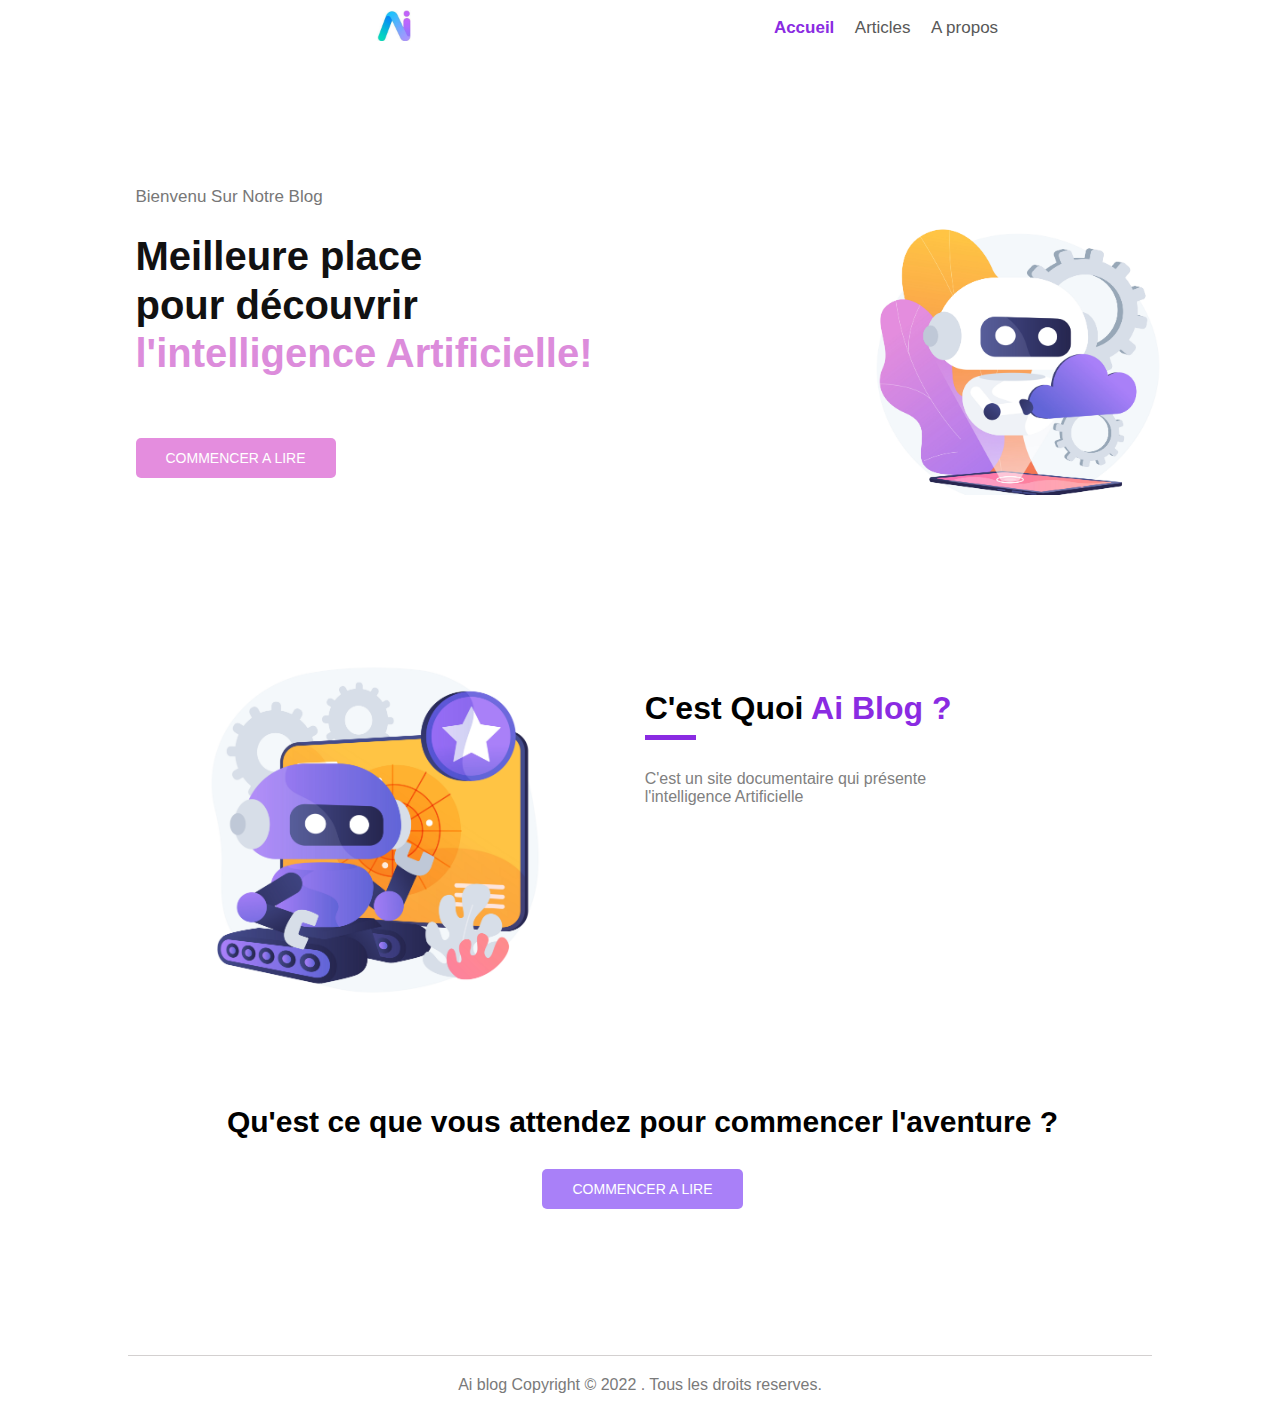
<file: Projet web/index.html>
<!DOCTYPE html>
<html lang="en">
<head>
    <meta charset="UTF-8">
    <meta http-equiv="X-UA-Compatible" content="IE=edge">
    <meta name="viewport" content="width=device-width, initial-scale=1.0">
    <link rel="stylesheet" href="css/nav.css">
    <link rel="stylesheet" href="css/acceuil.css">
    <link rel="stylesheet" href="css/footer.css">
    <!-- le titre qui s'affiche dans l'onglet -->
    <title>Ai blog</title>
    <!-- la favicon de l'onglet -->
    <link rel="shortcut icon" type="image/png" href="../images/icon.png"/>
</head>
<body>
   <header>
       <!-- le navbar -->
       <nav>
        <div class="logo">
            
            <img src="images/logo.jpg" alt="" class="logo"> 
        </div>  
        
        <ul class="nav-list">
            <li class="list-item"> <a href="index.html" style="color: blueviolet;font-weight: bold;">Accueil</a> </li>
            <li class="list-item"> <a href="pages/Sommaire.html">Articles</a> </li>
            <li class="list-item"> <a href="pages/Apropos.html">A propos</a> </li>
        </ul>
       </nav>
   </header> 
   <!-- première section  -->
   <Section class="Main1">
       <div class="container">
           <h6>bienvenu sur notre blog</h6>
           <h2>Meilleure place <br> pour découvrir <br> <em>l'intelligence Artificielle!</em>  </h2>
           <button> <a href="pages/Sommaire.html">commencer a lire </a> </button>
       </div>
       <div class="main-img"></div>
       <div style="clear:both"></div>

   </Section>
   <!-- deuxième section -->
   <Section class="Main">
    <div class="main-img2 "></div>

    <div class="container2">
        <h2> C'est Quoi <em class="em2">Ai Blog ?</em>
        </h2>
        <div class="tire"></div> 
        <p class="description"> C'est un site documentaire qui présente  <br> l'intelligence Artificielle </p>
    </div>
    <div style="clear:both"></div>

</Section>
<!-- troisième section -->
   <Section class="Def">
       
           <h1>Qu'est ce que vous attendez pour commencer l'aventure ?</h1>
           <button><a href="pages/Sommaire.html">commencer a lire </a> </button>
       
   </Section>
   <!-- le footer en fin de page  -->
   <footer>Ai blog Copyright © 2022 . Tous les droits reserves.</footer>

</body>
</html>
</file>
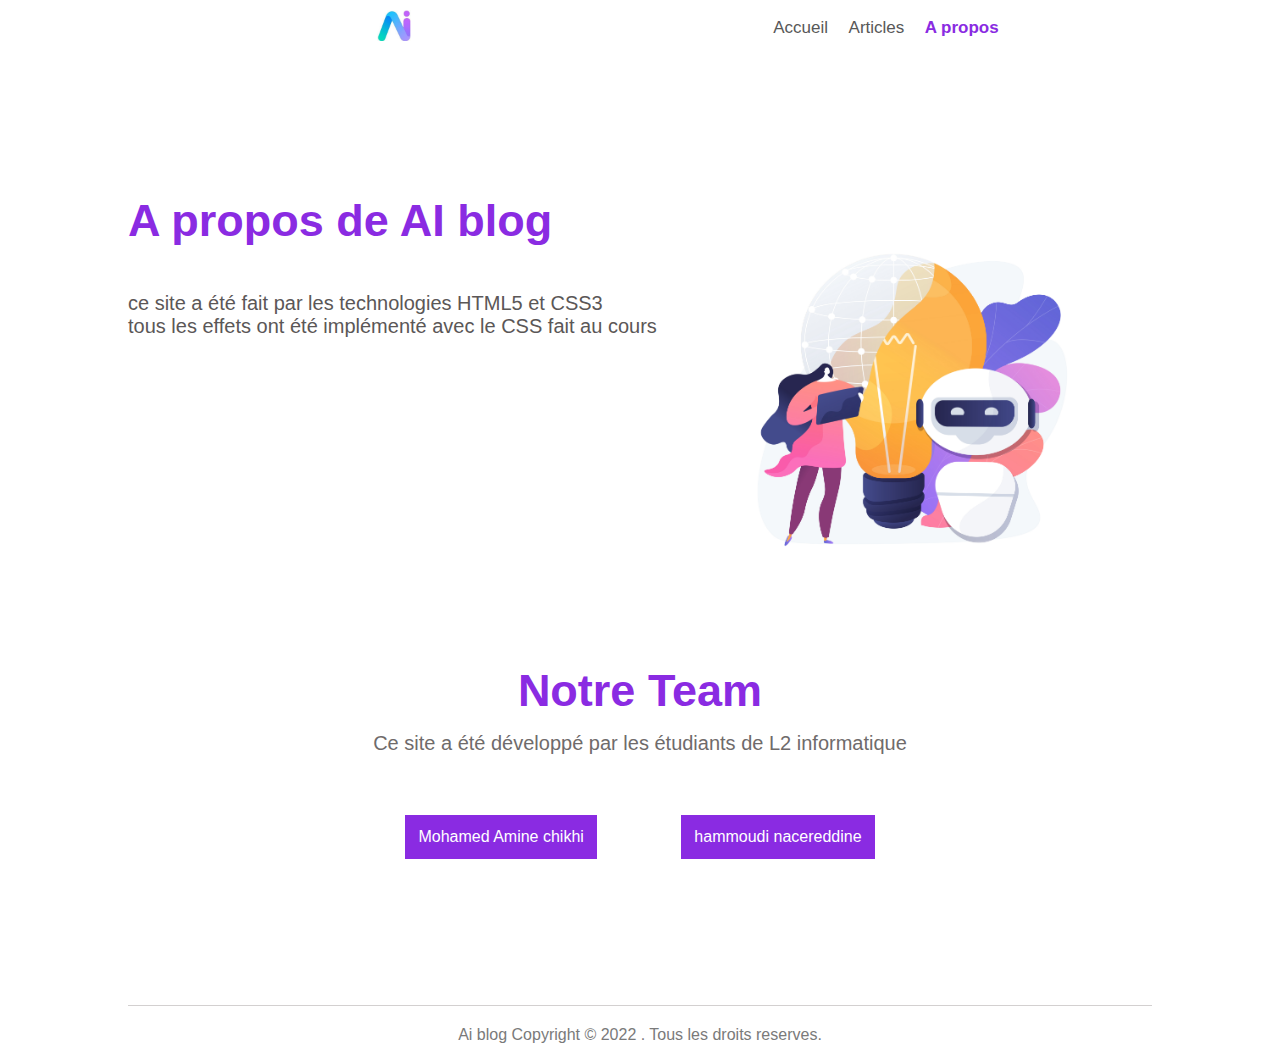
<file: Projet web/pages/Apropos.html>
<!DOCTYPE html>
<html lang="en">
  <head>
    <meta charset="UTF-8" />
    <meta http-equiv="X-UA-Compatible" content="IE=edge" />
    <meta name="viewport" content="width=device-width, initial-scale=1.0" />
    <link rel="stylesheet" href="../css/nav.css" />
    <link rel="stylesheet" href="../css/apropos.css" />
    <link rel="stylesheet" href="../css/footer.css" />
    <title>A propos</title>
    <link rel="shortcut icon" type="image/png" href="../images/icon.png" />
  </head>
  <body>
    <header>
      <nav>
        <div class="logo">
          <img src="../images/logo.jpg" alt="" class="logo" />
        </div>

        <ul class="nav-list">
          <li class="list-item"><a href="../index.html">Accueil</a></li>
          <li class="list-item"><a href="Sommaire.html">Articles</a></li>
          <li class="list-item">
            <a href="Apropos.html" style="color: blueviolet; font-weight: bold"
              >A propos</a
            >
          </li>
        </ul>
      </nav>
    </header>
    <section>
      <div class="text">
        <h1>A propos de AI blog</h1>
        <p>
          ce site a été fait par les technologies HTML5 et CSS3 <br />
          tous les effets ont été implémenté avec le CSS fait au cours
        </p>
      </div>
      <div class="imgg">
        <img src="../images/props.jpg" alt="" />
      </div>
    </section>
    <section>
      <div class="team">
        <h1>Notre Team</h1>
        <p>Ce site a été développé par les étudiants de L2 informatique</p>
        <div class="cont-etud">
          <div class="etud">Mohamed Amine chikhi</div>
          <div class="etud">hammoudi nacereddine</div>
        </div>
      </div>
    </section>
    <footer>Ai blog Copyright © 2022 . Tous les droits reserves.</footer>
  </body>
</html>
</file>
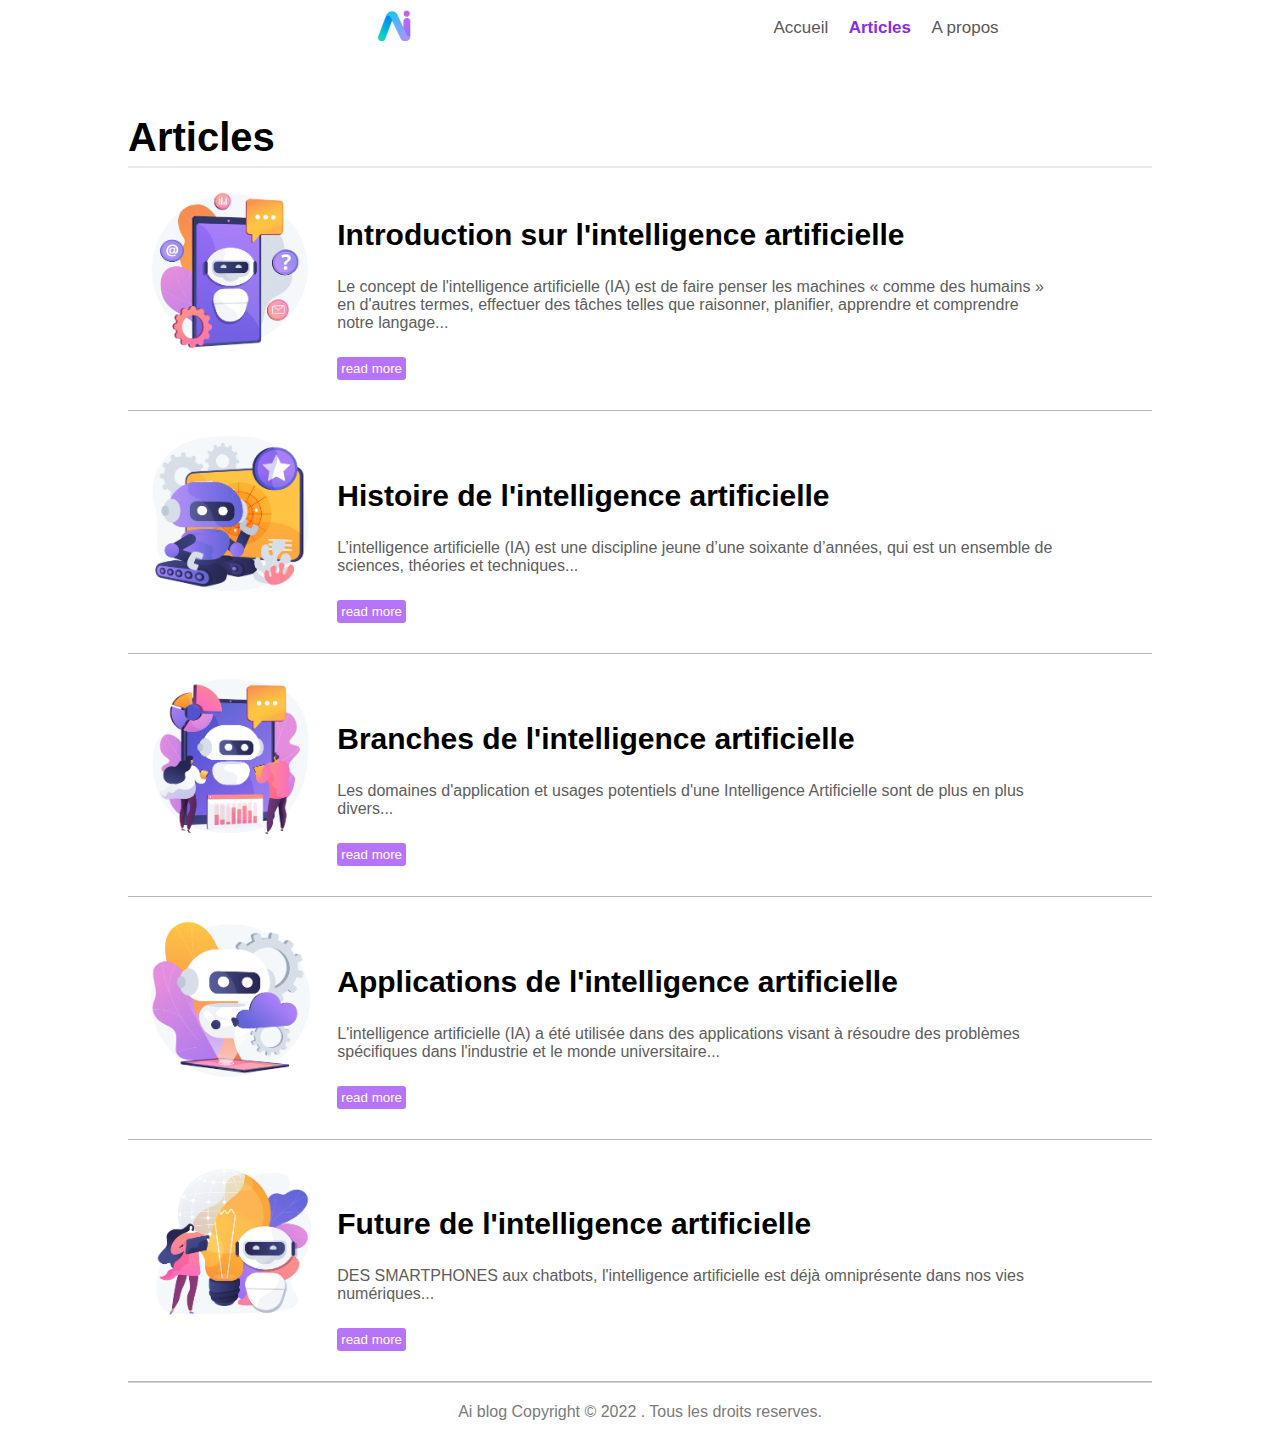
<file: Projet web/pages/Sommaire.html>
<!DOCTYPE html>
<html lang="en">
<head>
    <meta charset="UTF-8">
    <meta http-equiv="X-UA-Compatible" content="IE=edge">
    <meta name="viewport" content="width=, initial-scale=1.0">
    <link rel="stylesheet" href="../css/nav.css">
    <link rel="stylesheet" href="../css/Sommaire.css">
    <link rel="stylesheet" href="../css/footer.css">
    <title>Articles</title>
    <link rel="shortcut icon" type="image/png" href="../images/icon.png"/>

</head>
<body>
    <header>
        <nav>
         <div class="logo">
             
             <img src="../images/logo.jpg" alt="" class="logo"> 
         </div>  
         
         <ul class="nav-list">
             <li class="list-item"> <a href="../index.html">Accueil</a></li>
             <li class="list-item"> <a href="Sommaire.html" style="color: blueviolet;font-weight: bold;">Articles</a> </li>
             <li class="list-item"> <a href="Apropos.html">A propos</a> </li>
         </ul>
        </nav>
    </header> 
    <section>
        <h1>Articles</h1>
        <div class="tire"></div>
        <div class="article-container">
            <!-- les liens de tous les articles ainsi qu'une brève description et des images illustratives-->
            <div class="card">
                <div class="img-cont">

                    <img src="../images/p2.jpg" alt="">
                </div>
                <div class="right">
                    <h3>Introduction sur l'intelligence artificielle </h3>
                    <div class="description">Le concept de l'intelligence artificielle (IA) est de faire penser les machines « comme des humains »  en d'autres termes, effectuer des tâches telles que raisonner, planifier, apprendre et comprendre notre langage...
                    </div> 
                    <button class="read"><a href="Articles/Intro.html">read more</a></button>
                </div>
                
            </div>

            <div class="card">
                <div class="img-cont">

                    <img src="../images/wlcm3.jpg" alt="">
                </div>
                <div class="right">
                    <h3>Histoire de l'intelligence artificielle </h3>
                    <div class="description">L’intelligence artificielle (IA) est une discipline jeune d’une soixante d’années, qui est un ensemble de sciences, théories et techniques... 
                    </div> 
                    <button class="read"><a href="Articles/Histoire.html">read more</a></button>
                </div>
                
            </div>

            <div class="card">
                <div class="img-cont">

                    <img src="../images/p1.jpg" alt="">
                </div>
                <div class="right">
                    <h3>Branches de  l'intelligence artificielle </h3>
                    <div class="description">Les domaines d'application et usages potentiels d'une Intelligence Artificielle sont de plus en plus divers...
                    </div> 
                    <button class="read"><a href="Articles/Domaines.html">read more</a></button>
                </div>
                
            </div>


            <div class="card">
                <div class="img-cont">

                    <img src="../images/wlcm2.jpg" alt="">
                </div>
                <div class="right">
                    <h3>Applications de  l'intelligence artificielle </h3>
                    <div class="description">L'intelligence artificielle (IA) a été utilisée dans des applications visant à résoudre des problèmes spécifiques dans l'industrie et le monde universitaire...
                    </div> 
                    <button class="read"><a href="Articles/Applications.html">read more</a></button>
                </div>
                
            </div>




            <div class="card">
                <div class="img-cont">

                    <img src="../images/props.jpg" alt="">
                </div>
                <div class="right">
                    <h3>Future de l'intelligence artificielle </h3>
                    <div class="description">DES SMARTPHONES aux chatbots, l'intelligence artificielle est déjà omniprésente dans nos vies numériques...
                    </div> 
                    <button class="read"><a href="Articles/Future.html">read more</a></button>
                </div>
                
            </div>

        </div>
    </section>
   <footer>Ai blog Copyright © 2022 . Tous les droits reserves.</footer>

</body>
</html>
</file>
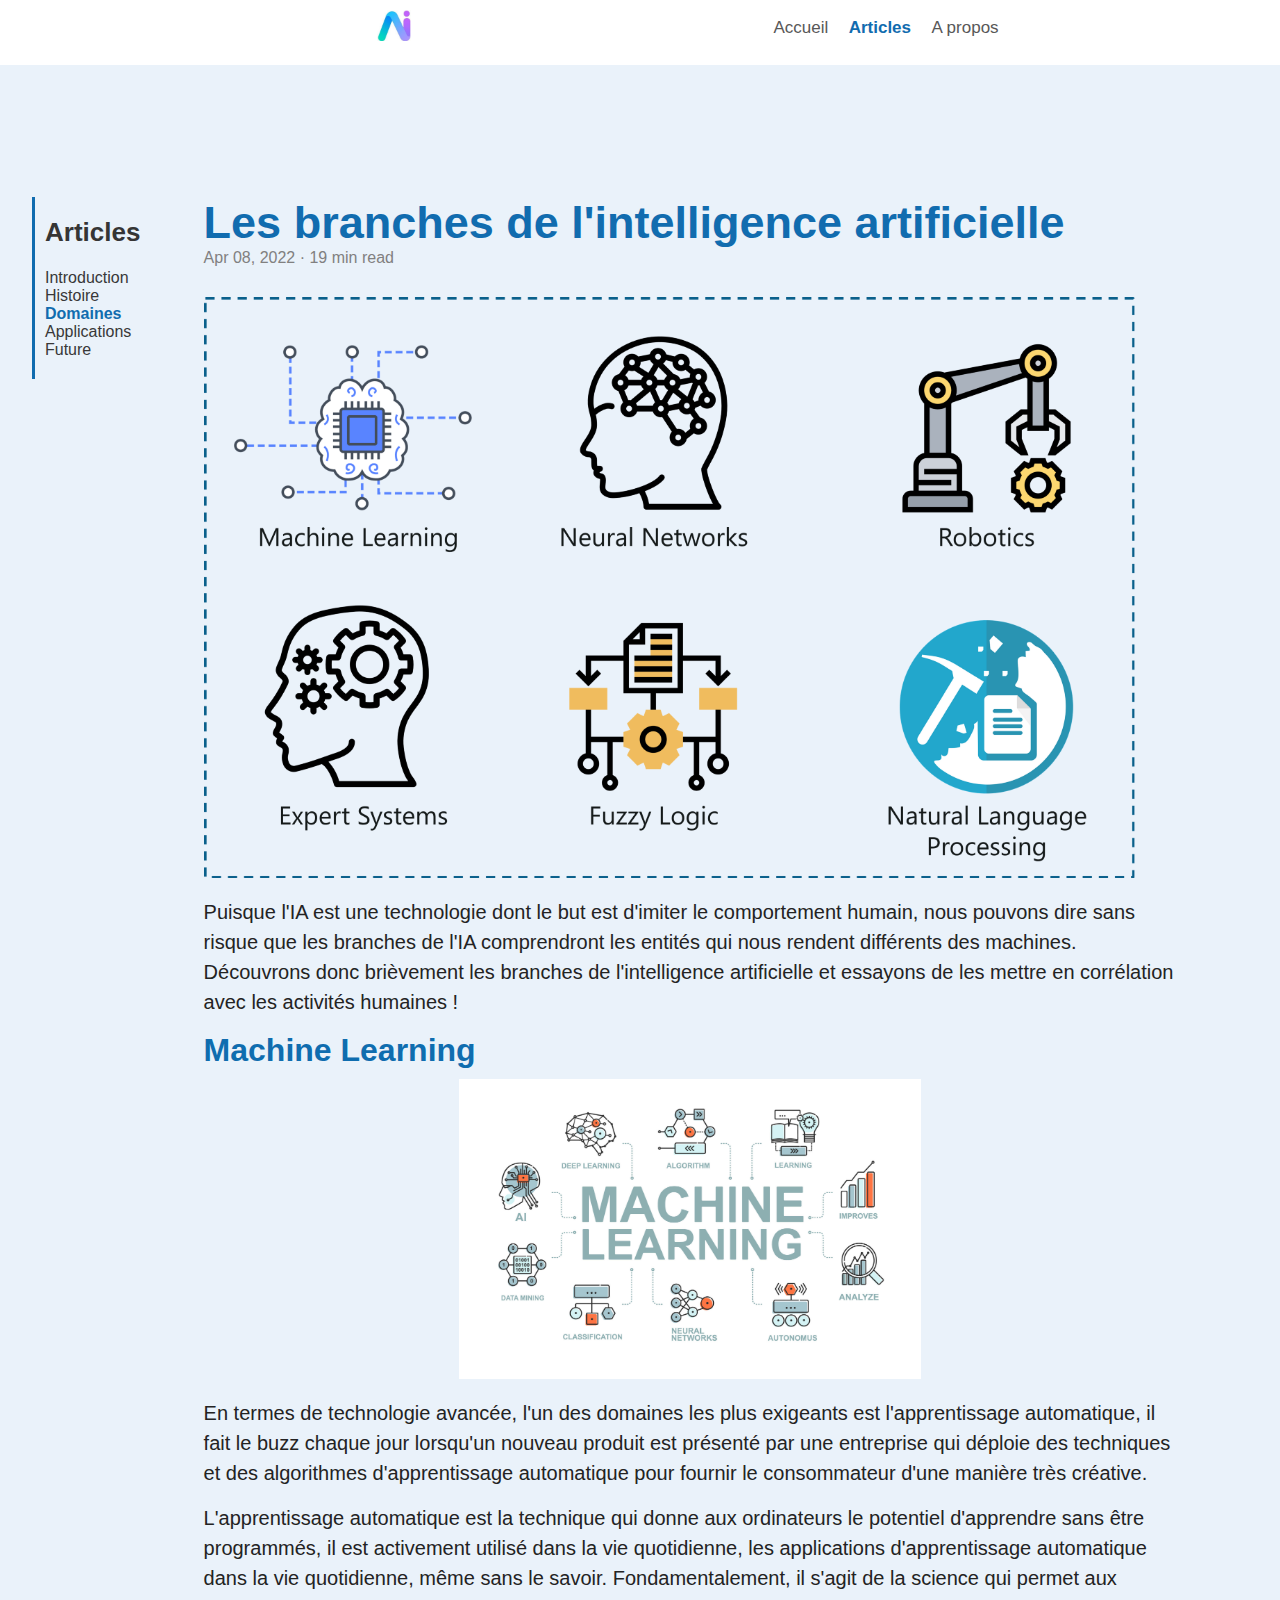
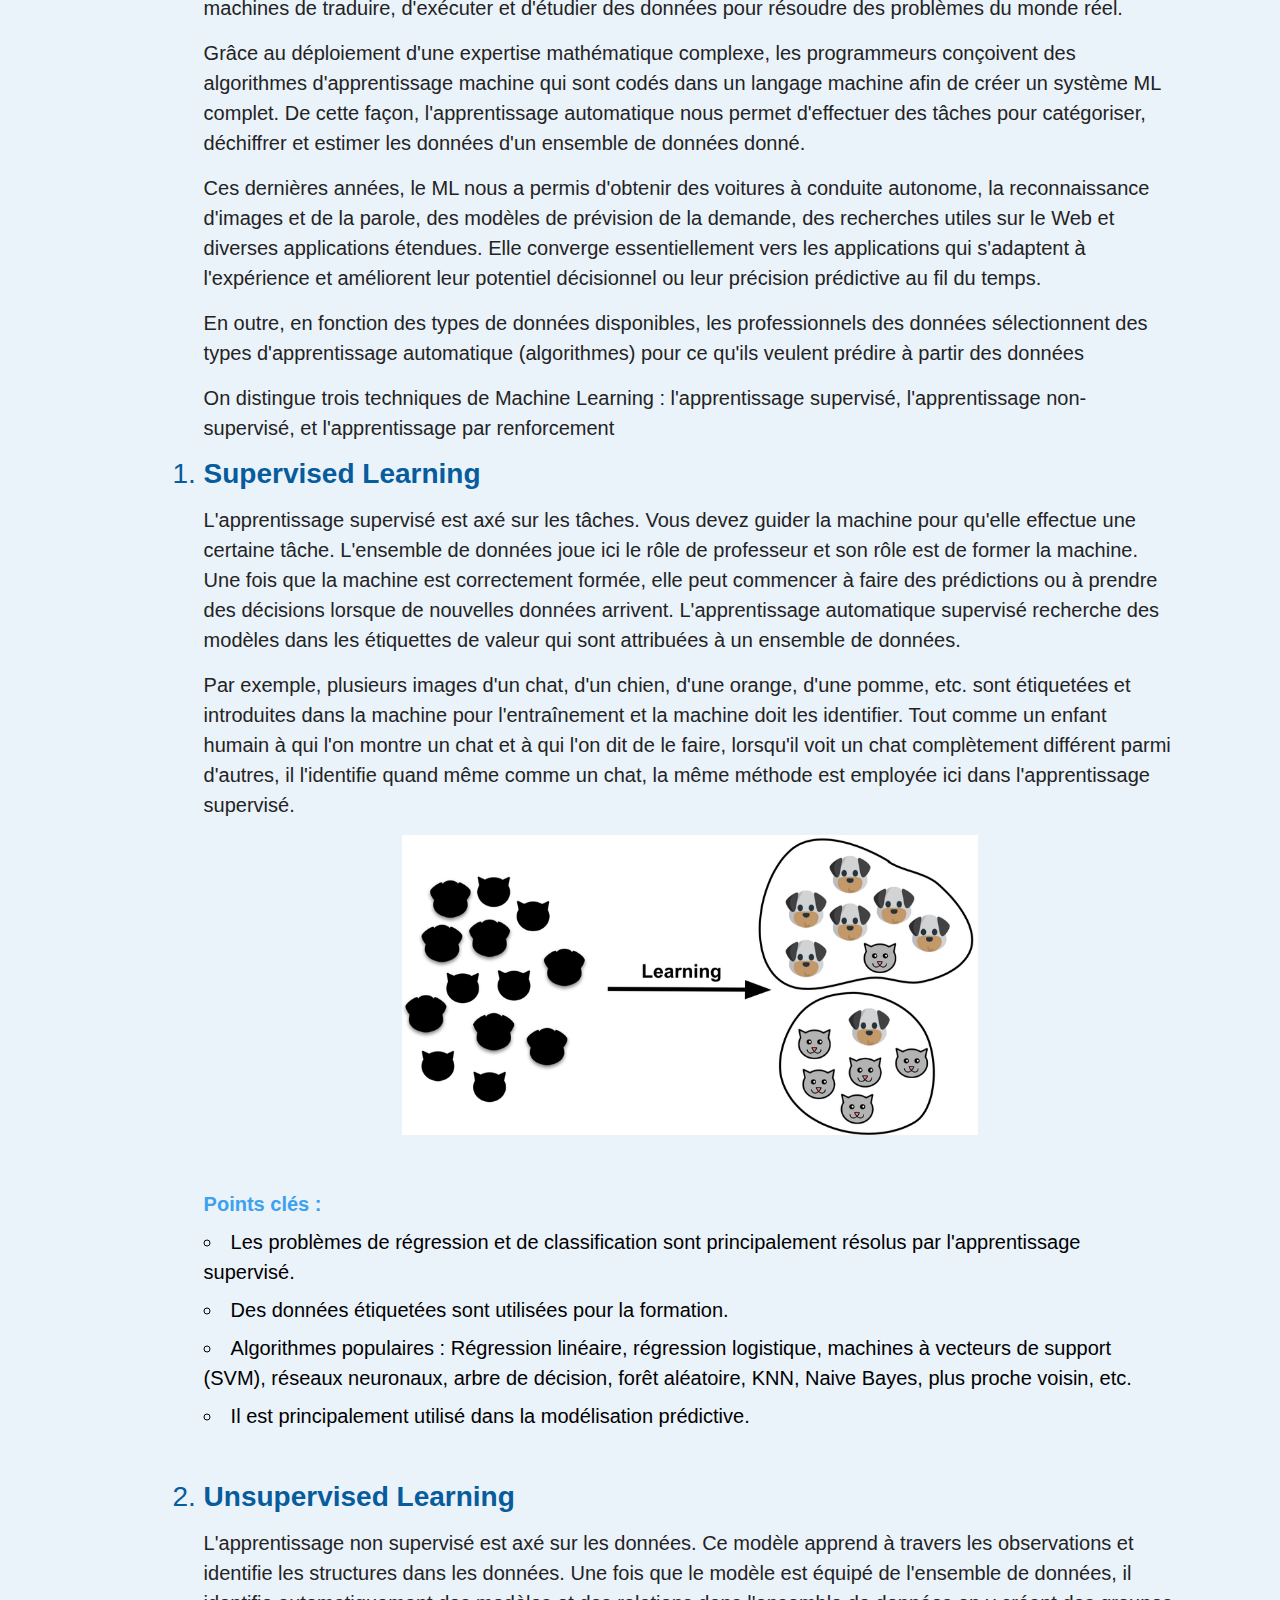
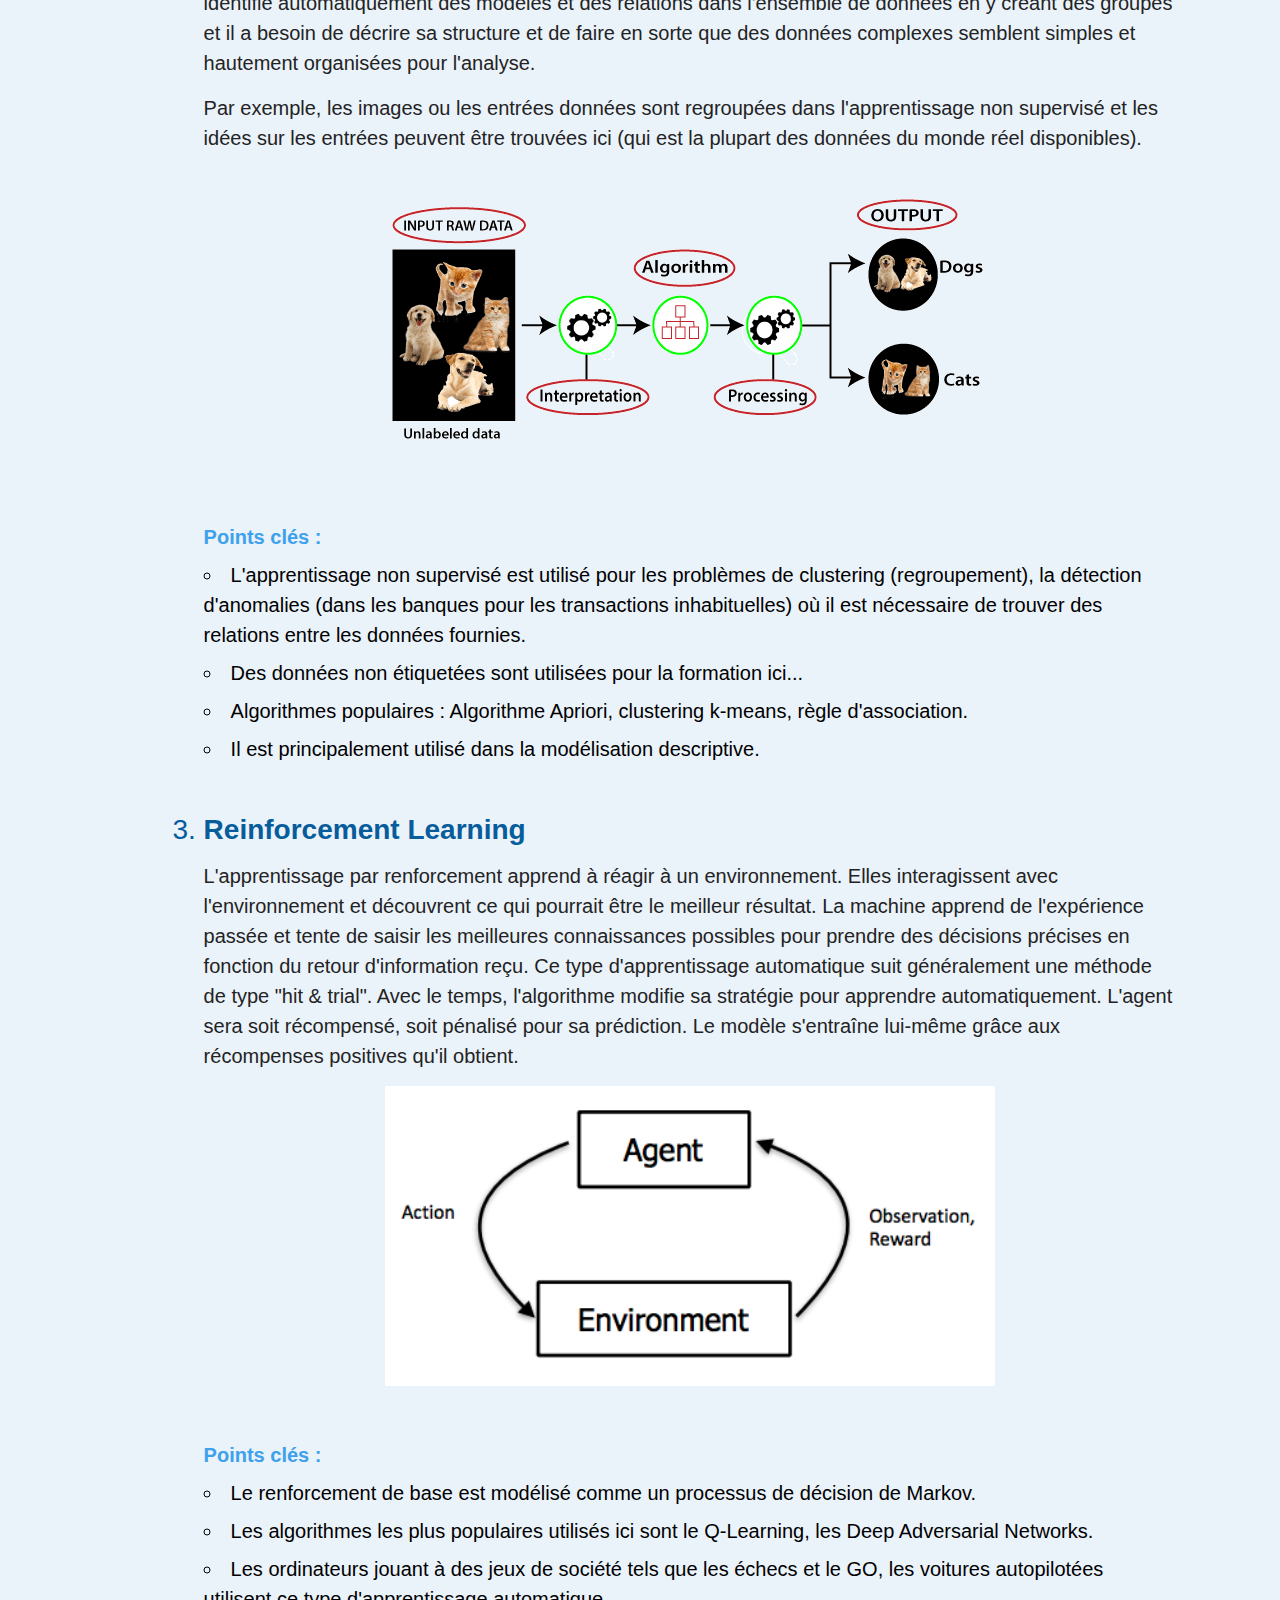
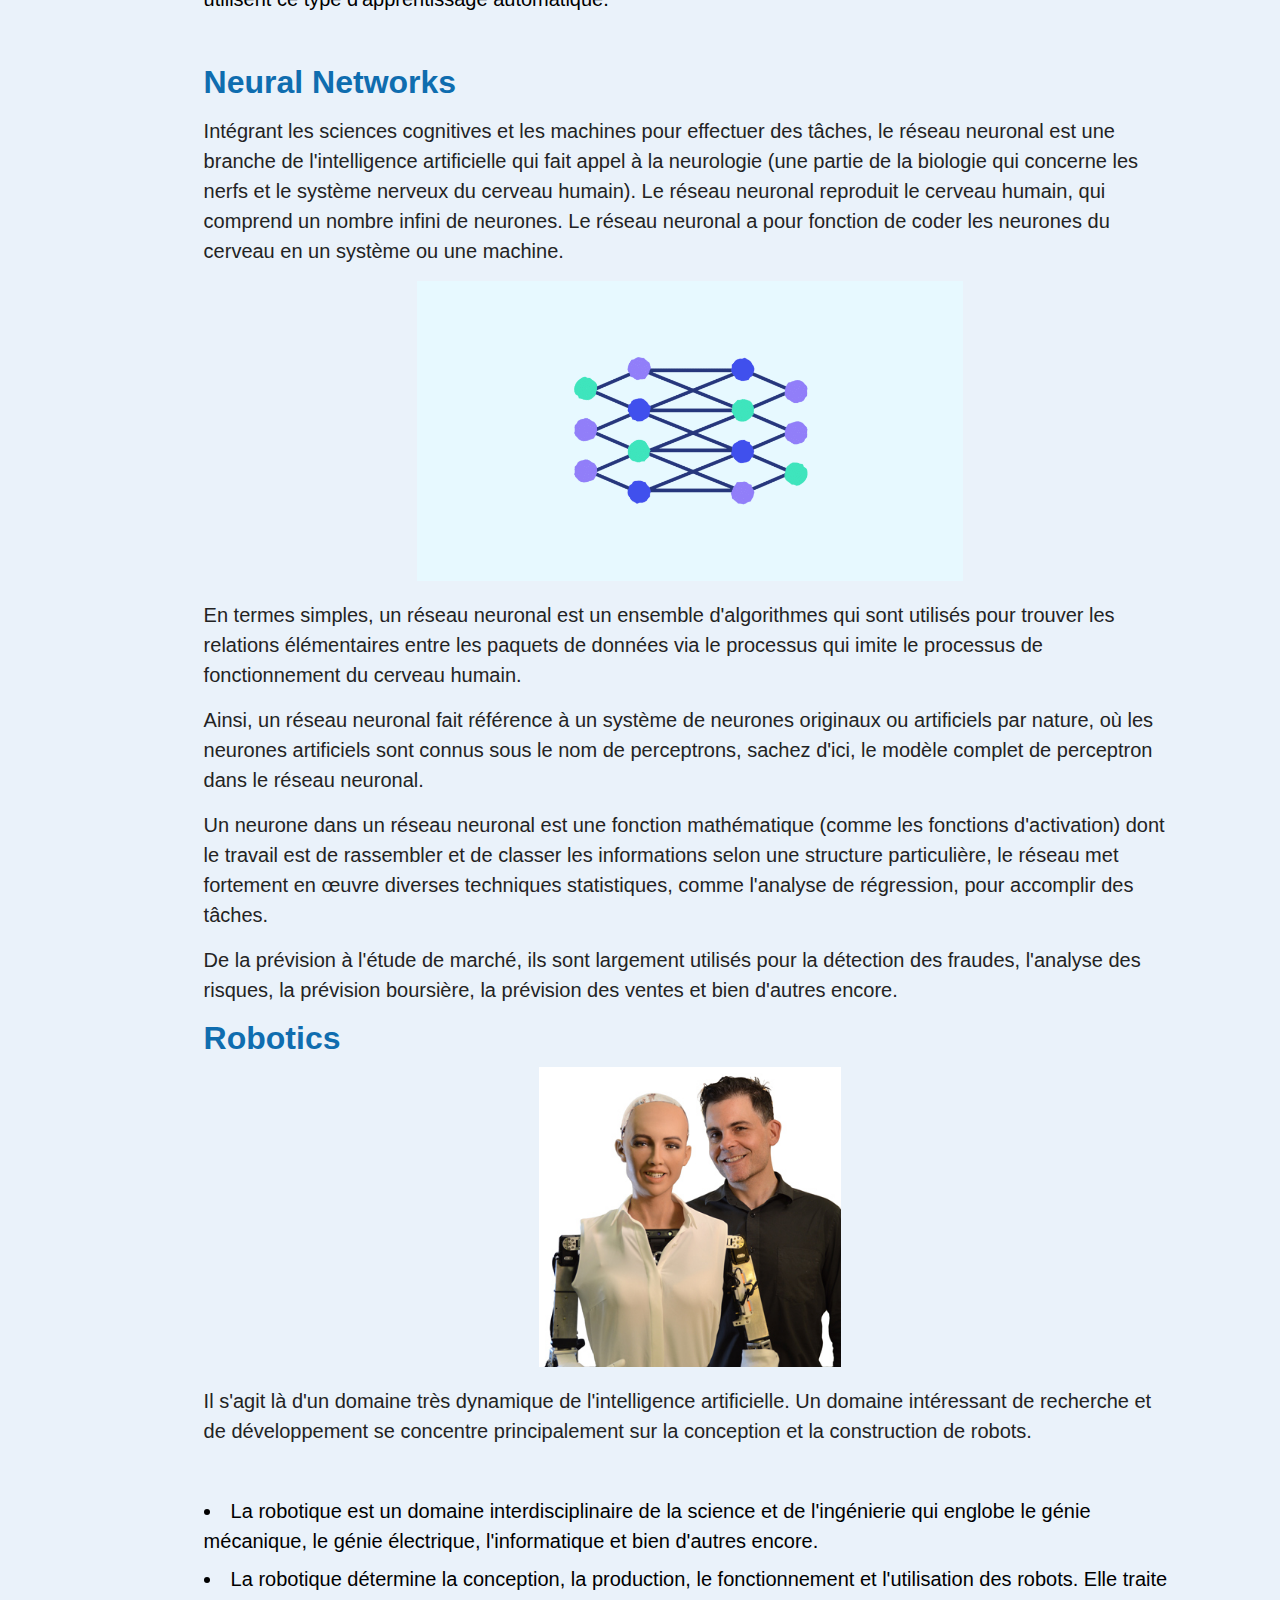
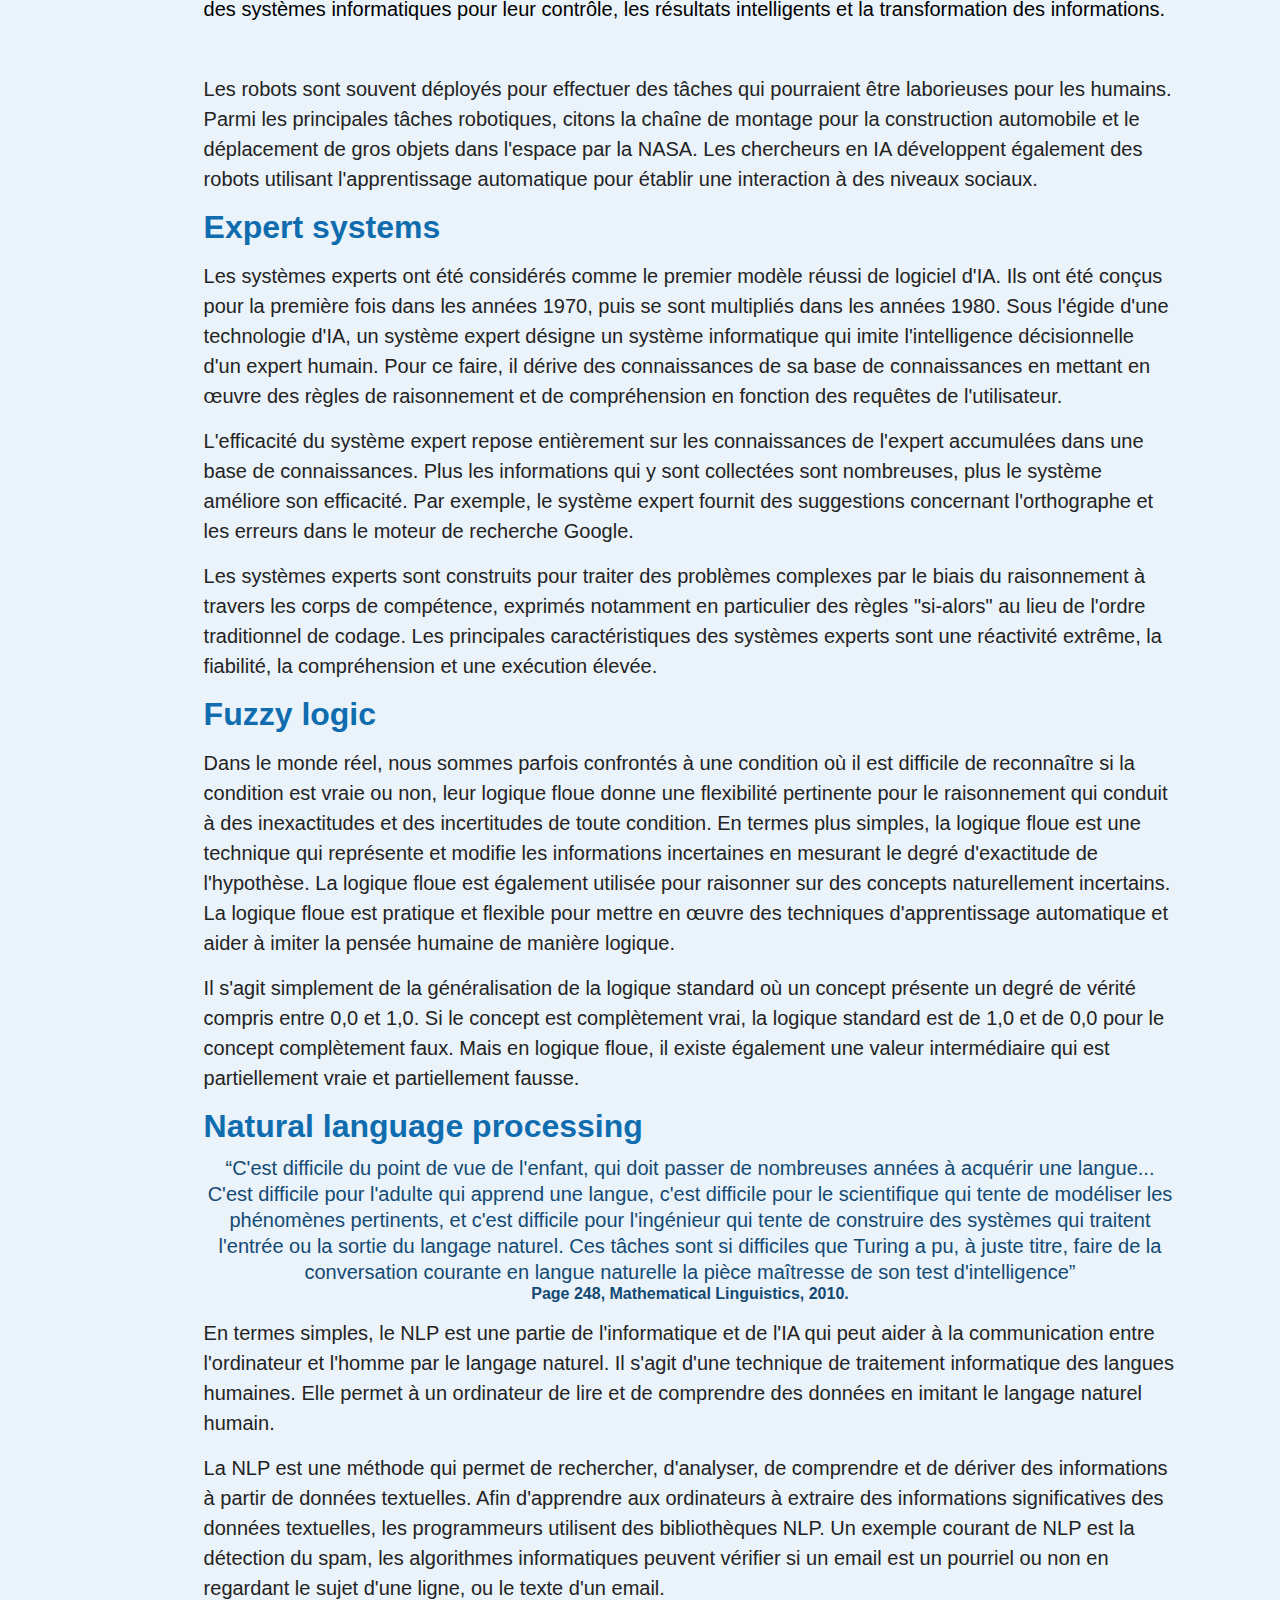
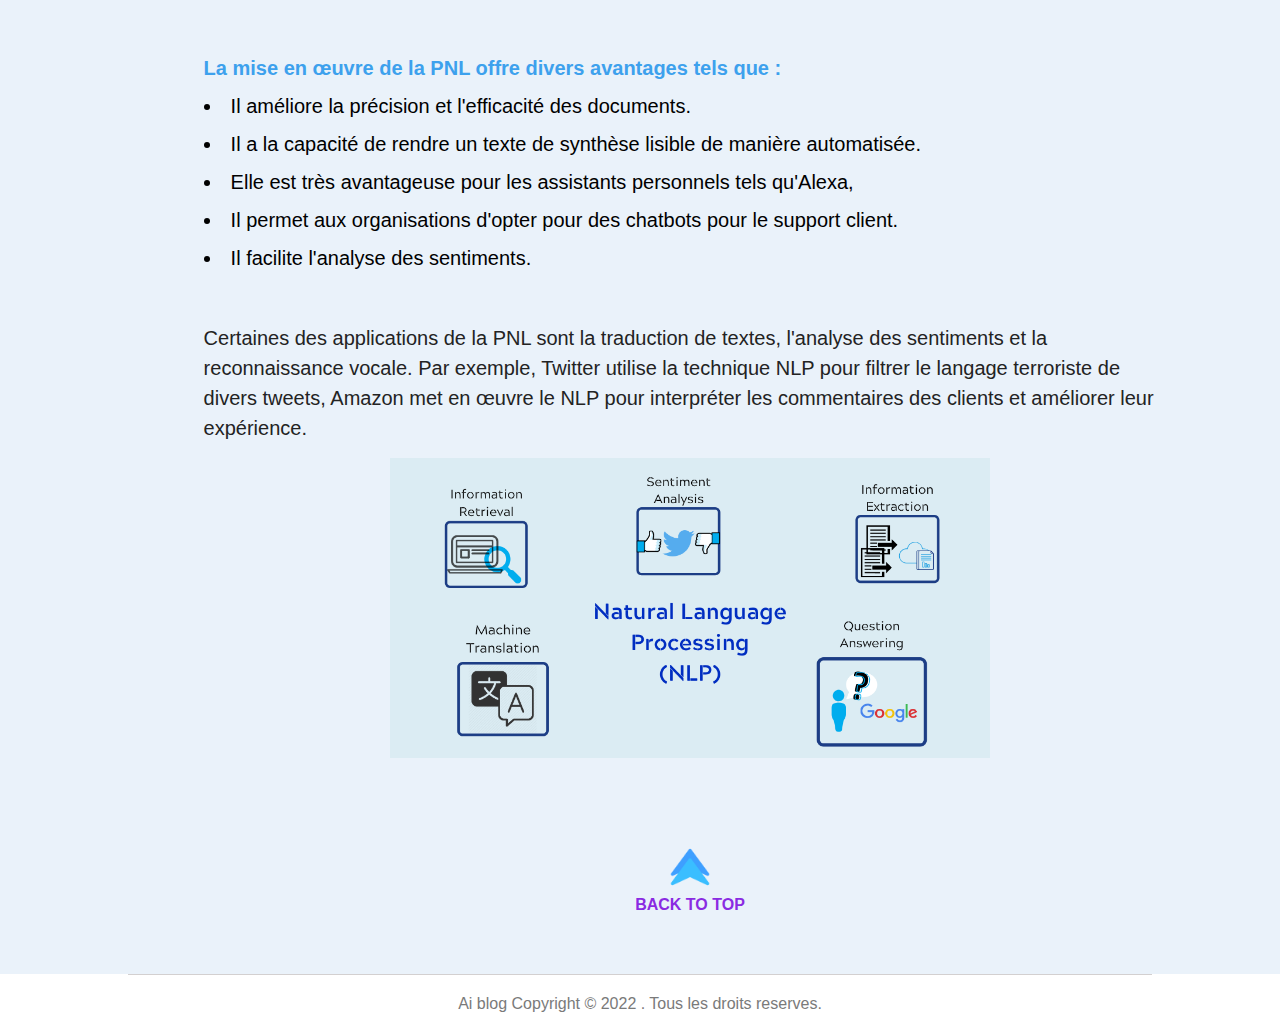
<file: Projet web/pages/Articles/Domaines.html>
<!DOCTYPE html>
<html lang="en">
<head>
    <meta charset="UTF-8">
    <meta http-equiv="X-UA-Compatible" content="IE=edge">
    <meta name="viewport" content="width=device-width, initial-scale=1.0">
    <link rel="stylesheet" href="../../css/nav.css">
    <link rel="stylesheet" href="../../css/article.css">
    <link rel="stylesheet" href="../../css/footer.css">
    <title>Branches</title>
    <link rel="shortcut icon" type="image/png" href="../../images/icon.png"/>

</head>
<body>
    <header>
        <nav>
         <div class="logo">
             
             <img src="../../images/logo.jpg" alt="" class="logo"> 
         </div>  
         
         <ul class="nav-list">
             <li class="list-item"> <a href="../../index.html">Accueil</a> </li>
             <li class="list-item"> <a href="../Sommaire.html" style="font-weight: bold; color: #116caf;">Articles</a> </li>
             <li class="list-item"> <a href="../Apropos.html">A propos</a> </li>
         </ul>
        </nav>
    </header> 
    <main>
        <div class="container">
            <!-- un sidebar qui permet de naviguer entre les articles -->
            <aside style="border-left:solid 3px #116caf">
                <h3>Articles</h3>
                <ul>
                    <li><a href="Intro.html">Introduction</a></li>
                    <li><a href="Histoire.html">Histoire</a></li>
                    <li><a href="Domaines.html" style="color:#116caf; font-weight: bold; ">Domaines</a></li>
                    <li><a href="Applications.html" >Applications</a></li>
                    <li><a href="Future.html">Future</a></li>
                </ul>
            </aside>
            <Section>
                <!-- le titre de l'article -->
                <div class="title">
                    <h2 style="color: #116caf;" >Les branches de  l'intelligence artificielle  </h2>
                    <div>Apr 08, 2022 · 19 min read</div>
                </div>
                <!-- image illustrative -->
                <img class="article-img" style="height:100%;" src="../../images/domaines1.png" alt="">
                <p>Puisque l'IA est une technologie dont le but est d'imiter le comportement humain, nous pouvons dire sans risque que les branches de l'IA comprendront les entités qui nous rendent différents des machines. Découvrons donc brièvement les branches de l'intelligence artificielle et essayons de les mettre en corrélation avec les activités humaines !</p>
                
                <!-- Machine learning -->
                <h3>Machine Learning</h3>
                <img src="../../images/branches1.jpg" alt="">
                <p>En termes de technologie avancée, l'un des domaines les plus exigeants est l'apprentissage automatique, il fait le buzz chaque jour lorsqu'un nouveau produit est présenté par une entreprise qui déploie des techniques et des algorithmes d'apprentissage automatique pour fournir le consommateur d'une manière très créative. </p>
                <p>L'apprentissage automatique est la technique qui donne aux ordinateurs le potentiel d'apprendre sans être programmés, il est activement utilisé dans la vie quotidienne, les applications d'apprentissage automatique dans la vie quotidienne, même sans le savoir. Fondamentalement, il s'agit de la science qui permet aux machines de traduire, d'exécuter et d'étudier des données pour résoudre des problèmes du monde réel.</p>
                <p>Grâce au déploiement d'une expertise mathématique complexe, les programmeurs conçoivent des algorithmes d'apprentissage machine qui sont codés dans un langage machine afin de créer un système ML complet. De cette façon, l'apprentissage automatique nous permet d'effectuer des tâches pour catégoriser, déchiffrer et estimer les données d'un ensemble de données donné.</p>
                <p>Ces dernières années, le ML nous a permis d'obtenir des voitures à conduite autonome, la reconnaissance d'images et de la parole, des modèles de prévision de la demande, des recherches utiles sur le Web et diverses applications étendues. Elle converge essentiellement vers les applications qui s'adaptent à l'expérience et améliorent leur potentiel décisionnel ou leur précision prédictive au fil du temps.</p>
                <p>En outre, en fonction des types de données disponibles, les professionnels des données sélectionnent des types d'apprentissage automatique (algorithmes) pour ce qu'ils veulent prédire à partir des données
                </p>
                <p>
                    On distingue trois techniques de Machine Learning : l'apprentissage supervisé, l'apprentissage non-supervisé, et l'apprentissage par renforcement
                </p>
                <ol>
                    <li class="ol-item"> <h4>Supervised Learning</h4> </li>
                    <p>L'apprentissage supervisé est axé sur les tâches. Vous devez guider la machine pour qu'elle effectue une certaine tâche. L'ensemble de données joue ici le rôle de professeur et son rôle est de former la machine. Une fois que la machine est correctement formée, elle peut commencer à faire des prédictions ou à prendre des décisions lorsque de nouvelles données arrivent. L'apprentissage automatique supervisé recherche des modèles dans les étiquettes de valeur qui sont attribuées à un ensemble de données.</p>
                    <p>Par exemple, plusieurs images d'un chat, d'un chien, d'une orange, d'une pomme, etc. sont étiquetées et introduites dans la machine pour l'entraînement et la machine doit les identifier. Tout comme un enfant humain à qui l'on montre un chat et à qui l'on dit de le faire, lorsqu'il voit un chat complètement différent parmi d'autres, il l'identifie quand même comme un chat, la même méthode est employée ici dans l'apprentissage supervisé.
                    </p>
                    <img src="../../images/super.jpg" alt="">
                        <ul>
                            <h4>Points clés :</h4>
                            <li>Les problèmes de régression et de classification sont principalement résolus par l'apprentissage supervisé.
                            </li>
                            <li>Des données étiquetées sont utilisées pour la formation.
                            </li>
                            <li>Algorithmes populaires : Régression linéaire, régression logistique, machines à vecteurs de support (SVM), réseaux neuronaux, arbre de décision, forêt aléatoire, KNN, Naive Bayes, plus proche voisin, etc.
                            </li>
                            <li>Il est principalement utilisé dans la modélisation prédictive.</li>
                        </ul>
                    <li class="ol-item"><h4>Unsupervised Learning</h4> </li>
                    <p>L'apprentissage non supervisé est axé sur les données. Ce modèle apprend à travers les observations et identifie les structures dans les données. Une fois que le modèle est équipé de l'ensemble de données, il identifie automatiquement des modèles et des relations dans l'ensemble de données en y créant des groupes et il a besoin de décrire sa structure et de faire en sorte que des données complexes semblent simples et hautement organisées pour l'analyse.
                    </p>
                    <p>Par exemple, les images ou les entrées données sont regroupées dans l'apprentissage non supervisé et les idées sur les entrées peuvent être trouvées ici (qui est la plupart des données du monde réel disponibles).
                    </p>
                    <img src="../../images/unsuper.png" alt="">
                    <ul>
                        <h4>Points clés :</h4>

                        <li>L'apprentissage non supervisé est utilisé pour les problèmes de clustering (regroupement), la détection d'anomalies (dans les banques pour les transactions inhabituelles) où il est nécessaire de trouver des relations entre les données fournies.
                        </li>
                        <li>Des données non étiquetées sont utilisées pour la formation ici...
                        </li>
                        <li>Algorithmes populaires : Algorithme Apriori, clustering k-means, règle d'association.
                        </li>
                        <li>Il est principalement utilisé dans la modélisation descriptive.
                        </li>
                    </ul>
                    <li class="ol-item"> <h4>Reinforcement Learning</h4> </li>
                    <p>L'apprentissage par renforcement apprend à réagir à un environnement. Elles interagissent avec l'environnement et découvrent ce qui pourrait être le meilleur résultat. La machine apprend de l'expérience passée et tente de saisir les meilleures connaissances possibles pour prendre des décisions précises en fonction du retour d'information reçu. Ce type d'apprentissage automatique suit généralement une méthode de type "hit & trial". Avec le temps, l'algorithme modifie sa stratégie pour apprendre automatiquement. L'agent sera soit récompensé, soit pénalisé pour sa prédiction. Le modèle s'entraîne lui-même grâce aux récompenses positives qu'il obtient.</p>
                    <img src="../../images/Reinforcement Learning.png" alt="">
                    <ul>
                        <h4>Points clés :</h4>
                        <li>Le renforcement de base est modélisé comme un processus de décision de Markov.
                        </li>
                        <li>Les algorithmes les plus populaires utilisés ici sont le Q-Learning, les Deep Adversarial Networks.
                        </li>
                        <li>Les ordinateurs jouant à des jeux de société tels que les échecs et le GO, les voitures autopilotées utilisent ce type d'apprentissage automatique.</li>
                    </ul>
                </ol>
                
                <!-- Neural networks -->
                <h3>Neural Networks</h3>
                <p>Intégrant les sciences cognitives et les machines pour effectuer des tâches, le réseau neuronal est une branche de l'intelligence artificielle qui fait appel à la neurologie (une partie de la biologie qui concerne les nerfs et le système nerveux du cerveau humain). Le réseau neuronal reproduit le cerveau humain, qui comprend un nombre infini de neurones. Le réseau neuronal a pour fonction de coder les neurones du cerveau en un système ou une machine. 
                </p>
                <img src="../../images/Neural Networks.png" alt="">
                <p>En termes simples, un réseau neuronal est un ensemble d'algorithmes qui sont utilisés pour trouver les relations élémentaires entre les paquets de données via le processus qui imite le processus de fonctionnement du cerveau humain. 
                </p>
                <p>Ainsi, un réseau neuronal fait référence à un système de neurones originaux ou artificiels par nature, où les neurones artificiels sont connus sous le nom de perceptrons, sachez d'ici, le modèle complet de perceptron dans le réseau neuronal.</p>
                <p>Un neurone dans un réseau neuronal est une fonction mathématique (comme les fonctions d'activation) dont le travail est de rassembler et de classer les informations selon une structure particulière, le réseau met fortement en œuvre diverses techniques statistiques, comme l'analyse de régression, pour accomplir des tâches.
                </p>
                <p>De la prévision à l'étude de marché, ils sont largement utilisés pour la détection des fraudes, l'analyse des risques, la prévision boursière, la prévision des ventes et bien d'autres encore. 
                </p>

                <!-- Robotics -->
                <h3>Robotics</h3>
                <img src="../../images/sophia.jpg" alt="">
                <p>Il s'agit là d'un domaine très dynamique de l'intelligence artificielle. Un domaine intéressant de recherche et de développement se concentre principalement sur la conception et la construction de robots. </p>
                <ul>
                    <li>La robotique est un domaine interdisciplinaire de la science et de l'ingénierie qui englobe le génie mécanique, le génie électrique, l'informatique et bien d'autres encore. </li>
                    <li>La robotique détermine la conception, la production, le fonctionnement et l'utilisation des robots. Elle traite des systèmes informatiques pour leur contrôle, les résultats intelligents et la transformation des informations. 
                    </li>
                </ul>
                <p>Les robots sont souvent déployés pour effectuer des tâches qui pourraient être laborieuses pour les humains. Parmi les principales tâches robotiques, citons la chaîne de montage pour la construction automobile et le déplacement de gros objets dans l'espace par la NASA. Les chercheurs en IA développent également des robots utilisant l'apprentissage automatique pour établir une interaction à des niveaux sociaux.</p>
                <h3>Expert systems</h3>
                <p>Les systèmes experts ont été considérés comme le premier modèle réussi de logiciel d'IA. Ils ont été conçus pour la première fois dans les années 1970, puis se sont multipliés dans les années 1980.
                    Sous l'égide d'une technologie d'IA, un système expert désigne un système informatique qui imite l'intelligence décisionnelle d'un expert humain. Pour ce faire, il dérive des connaissances de sa base de connaissances en mettant en œuvre des règles de raisonnement et de compréhension en fonction des requêtes de l'utilisateur.
                </p>
                <p>L'efficacité du système expert repose entièrement sur les connaissances de l'expert accumulées dans une base de connaissances.  Plus les informations qui y sont collectées sont nombreuses, plus le système améliore son efficacité. Par exemple, le système expert fournit des suggestions concernant l'orthographe et les erreurs dans le moteur de recherche Google. 
                </p>
                <p>Les systèmes experts sont construits pour traiter des problèmes complexes par le biais du raisonnement à travers les corps de compétence, exprimés notamment en particulier des règles "si-alors" au lieu de l'ordre traditionnel de codage. Les principales caractéristiques des systèmes experts sont une réactivité extrême, la fiabilité, la compréhension et une exécution élevée. </p>
                
                
                <!-- Fuzzy logic -->
                <h3>Fuzzy logic</h3>
                <p>Dans le monde réel, nous sommes parfois confrontés à une condition où il est difficile de reconnaître si la condition est vraie ou non, leur logique floue donne une flexibilité pertinente pour le raisonnement qui conduit à des inexactitudes et des incertitudes de toute condition. 
                    En termes plus simples, la logique floue est une technique qui représente et modifie les informations incertaines en mesurant le degré d'exactitude de l'hypothèse. La logique floue est également utilisée pour raisonner sur des concepts naturellement incertains. La logique floue est pratique et flexible pour mettre en œuvre des techniques d'apprentissage automatique et aider à imiter la pensée humaine de manière logique.
                </p>
                <p>Il s'agit simplement de la généralisation de la logique standard où un concept présente un degré de vérité compris entre 0,0 et 1,0.  Si le concept est complètement vrai, la logique standard est de 1,0 et de 0,0 pour le concept complètement faux. Mais en logique floue, il existe également une valeur intermédiaire qui est partiellement vraie et partiellement fausse.</p>
                
                
                <!-- NLP -->
                <h3>Natural language processing</h3>
                <q>C'est difficile du point de vue de l'enfant, qui doit passer de nombreuses années à acquérir une langue... C'est difficile pour l'adulte qui apprend une langue, c'est difficile pour le scientifique qui tente de modéliser les phénomènes pertinents, et c'est difficile pour l'ingénieur qui tente de construire des systèmes qui traitent l'entrée ou la sortie du langage naturel. Ces tâches sont si difficiles que Turing a pu, à juste titre, faire de la conversation courante en langue naturelle la pièce maîtresse de son test d'intelligence</q> 
                <div style="    font-weight: bold;color: #134a73;">Page 248, Mathematical Linguistics, 2010.</div>
                
                <p>En termes simples, le NLP est une partie de l'informatique et de l'IA qui peut aider à la communication entre l'ordinateur et l'homme par le langage naturel. Il s'agit d'une technique de traitement informatique des langues humaines. Elle permet à un ordinateur de lire et de comprendre des données en imitant le langage naturel humain. </p>
                <p>La NLP est une méthode qui permet de rechercher, d'analyser, de comprendre et de dériver des informations à partir de données textuelles. Afin d'apprendre aux ordinateurs à extraire des informations significatives des données textuelles, les programmeurs utilisent des bibliothèques NLP. Un exemple courant de NLP est la détection du spam, les algorithmes informatiques peuvent vérifier si un email est un pourriel ou non en regardant le sujet d'une ligne, ou le texte d'un email.
                </p>
                <ul>
                    <h4>La mise en œuvre de la PNL offre divers avantages tels que  : </h4>
                    <li>Il améliore la précision et l'efficacité des documents.</li>
                    <li>Il a la capacité de rendre un texte de synthèse lisible de manière automatisée.</li>
                    <li>Elle est très avantageuse pour les assistants personnels tels qu'Alexa,
                    </li>
                    <li>Il permet aux organisations d'opter pour des chatbots pour le support client.
                    </li>
                    <li>Il facilite l'analyse des sentiments.
                    </li>
                </ul>
                <p>Certaines des applications de la PNL sont la traduction de textes, l'analyse des sentiments et la reconnaissance vocale. Par exemple, Twitter utilise la technique NLP pour filtrer le langage terroriste de divers tweets, Amazon met en œuvre le NLP pour interpréter les commentaires des clients et améliorer leur expérience.
                </p>
                <img src="../../images/nlp.png" alt="">
                <!-- un bouton qui permet de remonter au debut de l'article -->
               <div class="top">
                   <img src="../../images/top.png" alt="">
                   <a href="Domaines.html">BACK TO TOP</a>
                </div>
                
            </Section>
        </div>
    </main>
    <footer>Ai blog Copyright © 2022 . Tous les droits reserves.</footer>
</body>
</html>
</file>
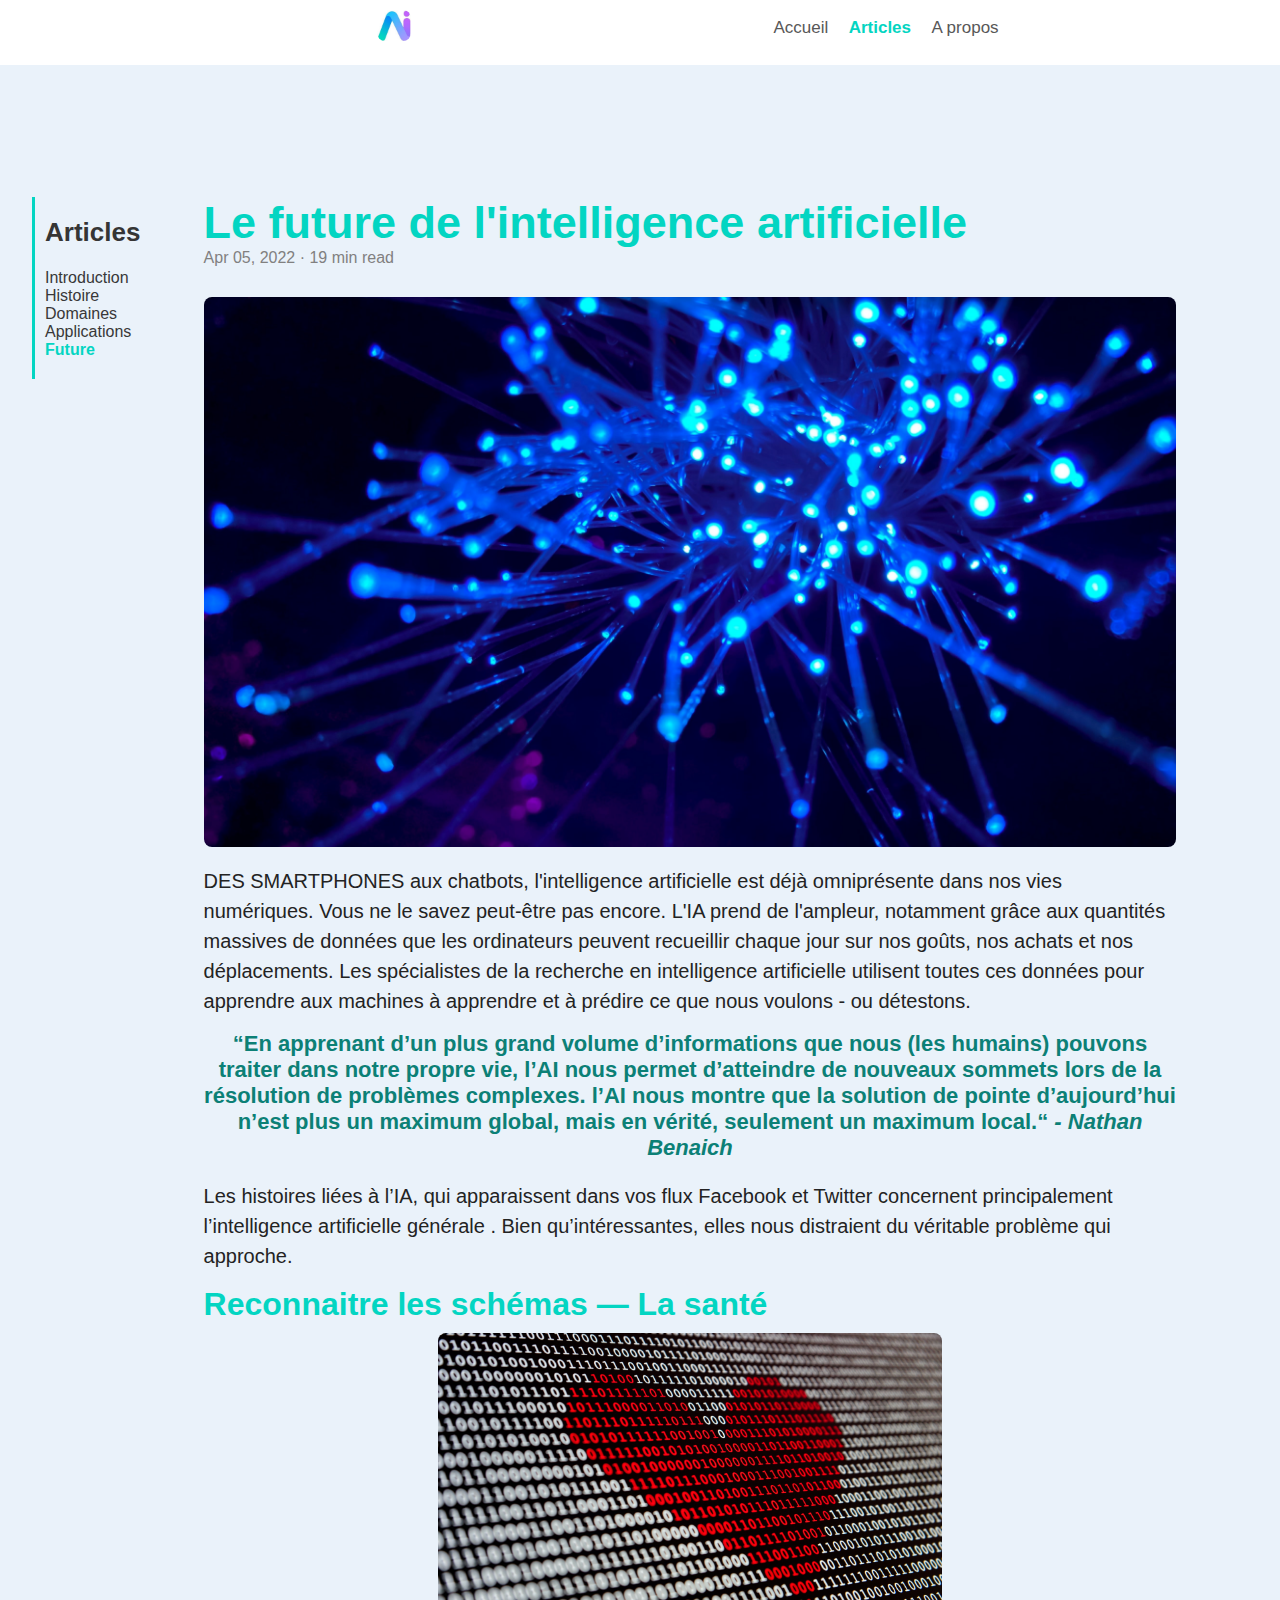
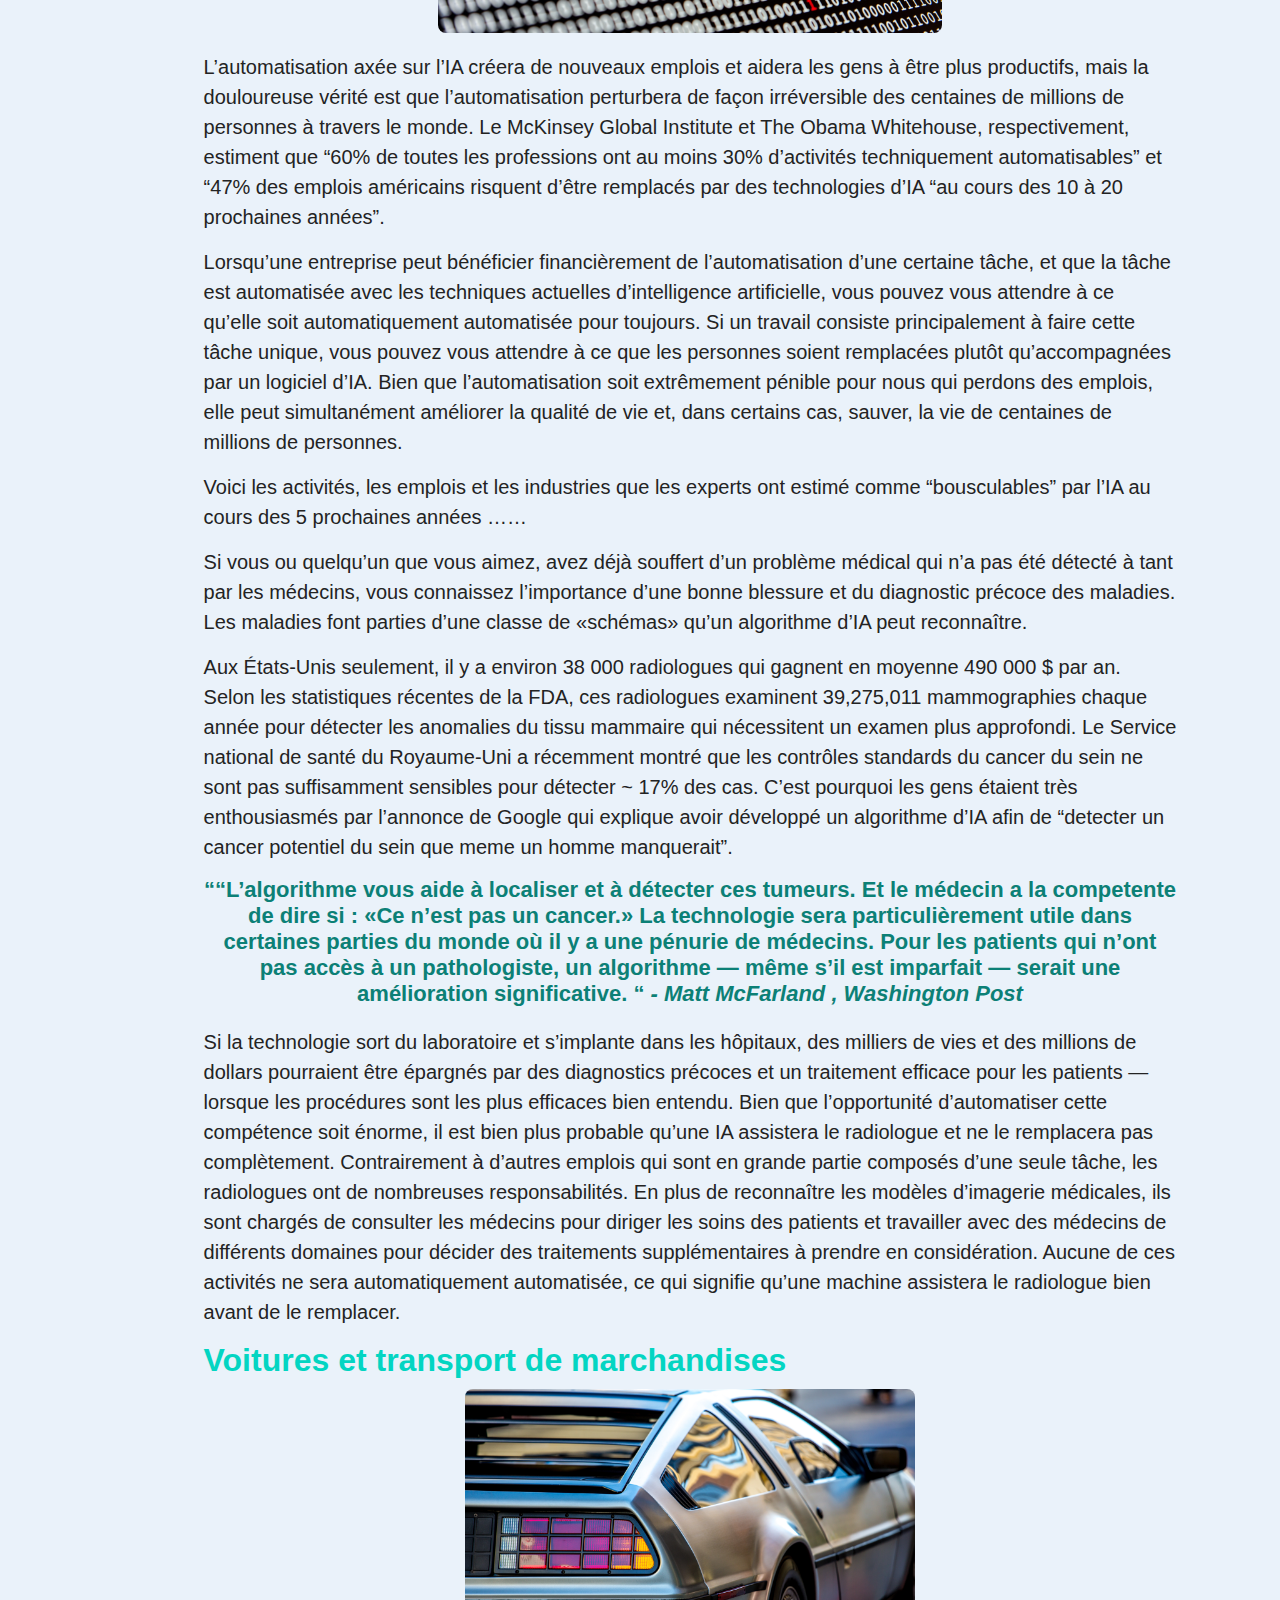
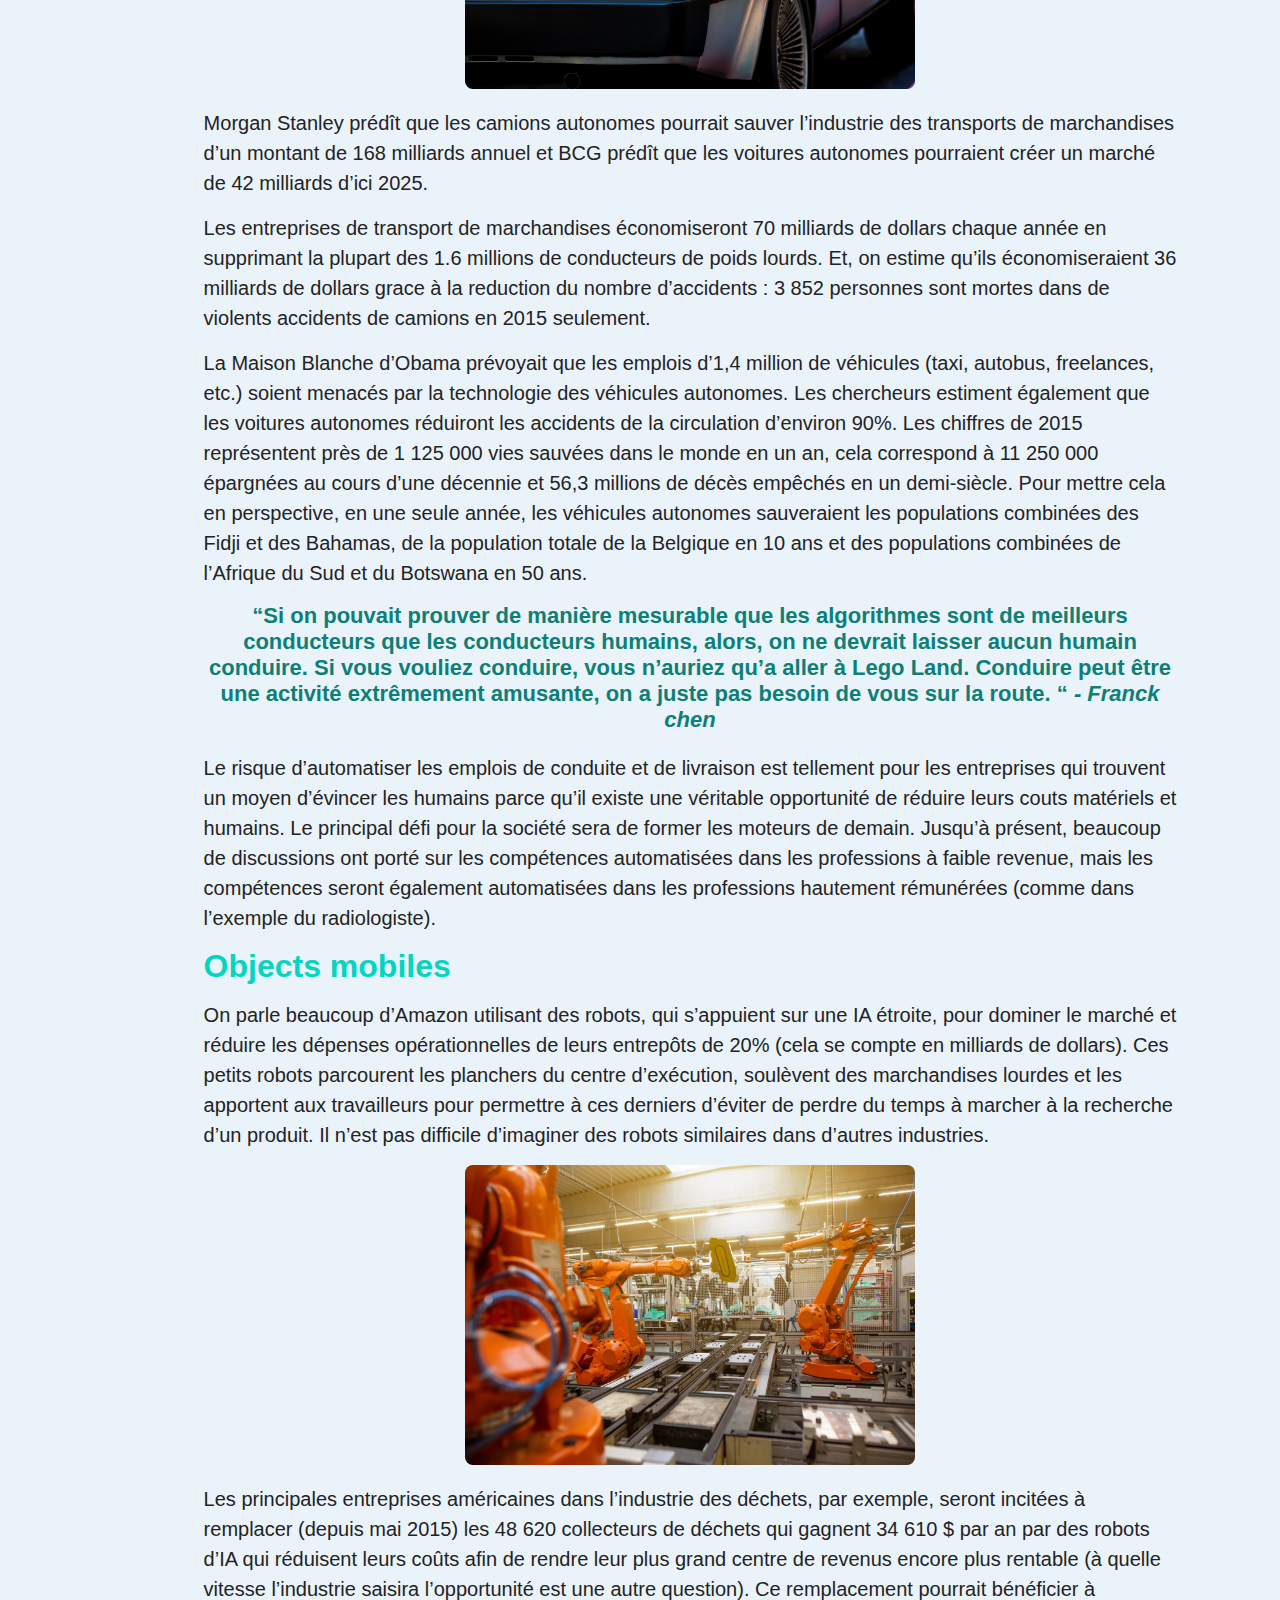
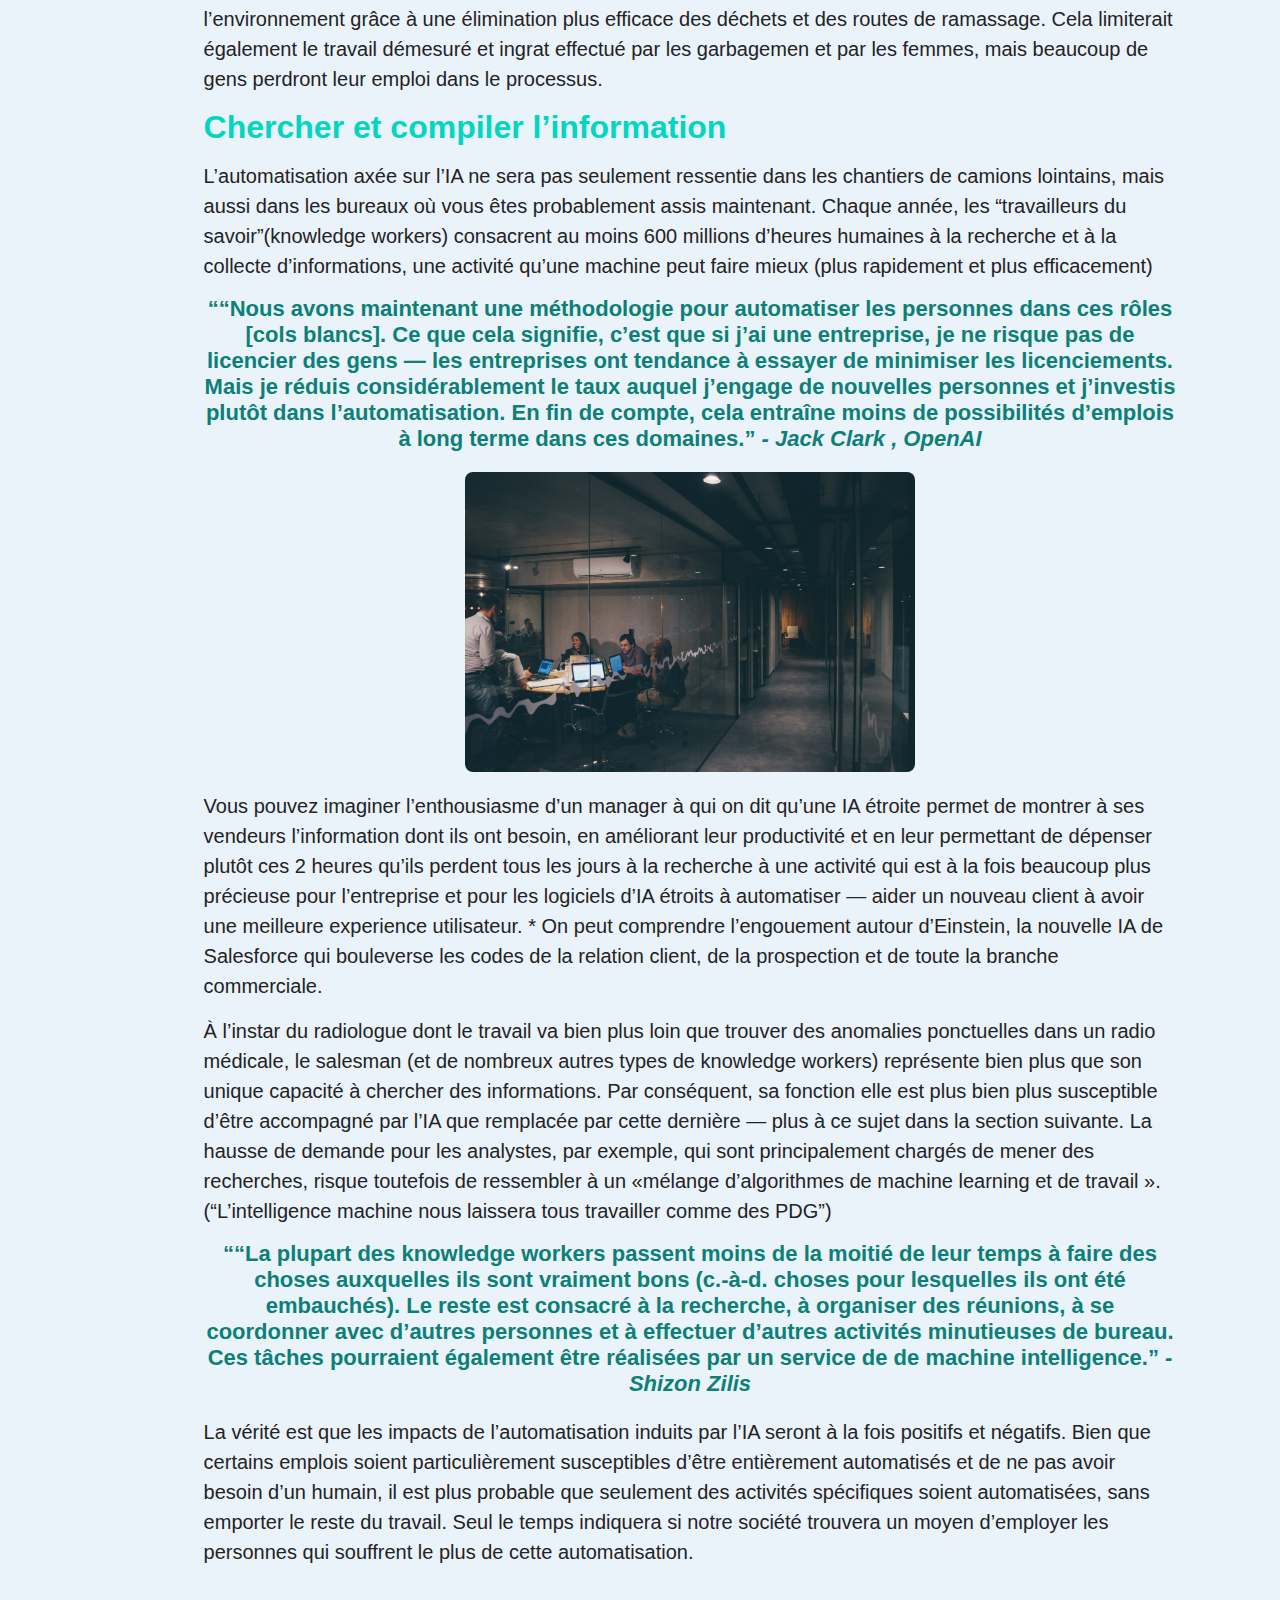
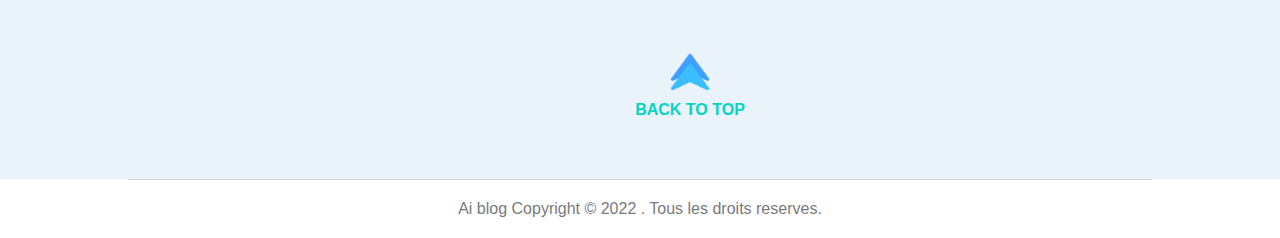
<file: Projet web/pages/Articles/Future.html>
<!DOCTYPE html>
<html lang="en">
<head>
    <meta charset="UTF-8">
    <meta http-equiv="X-UA-Compatible" content="IE=edge">
    <meta name="viewport" content="width=device-width, initial-scale=1.0">
    <link rel="stylesheet" href="../../css/nav.css">
    <link rel="stylesheet" href="../../css/article.css">
    <link rel="stylesheet" href="../../css/footer.css">
    <style>
        section h3 {color: #03d5c2;}
        img {border-radius: 8px;}
    </style>
    <title>Future</title>
    <link rel="shortcut icon" type="image/png" href="../../images/icon.png"/>

</head>
<body>
    <header>
        <nav>
         <div class="logo">
             
             <img src="../../images/logo.jpg" alt="" class="logo"> 
         </div>  
         
         <ul class="nav-list">
             <li class="list-item"> <a href="../../index.html">Accueil</a> </li>
             <li class="list-item"> <a href="../Sommaire.html" style="font-weight: bold; color: #03d5c2;">Articles</a> </li>
             <li class="list-item"> <a href="../Apropos.html">A propos</a> </li>
         </ul>
        </nav>
    </header> 
    <main>
        <div class="container">
            <!-- un sidebar qui permet de naviguer entre les articles -->
            <aside style="border-left: solid 3px #03d5c2; ">
                <h3>Articles</h3>
                <ul>
                    <li><a href="Intro.html">Introduction</a></li>
                    <li><a href="Histoire.html">Histoire</a></li>
                    <li><a href="Domaines.html">Domaines</a></li>
                    <li><a href="Applications.html" >Applications</a></li>
                    <li><a href="Future.html" style="color:#03d5c2; font-weight: bold; " >Future</a></li>
                </ul>
            </aside>
            <Section>
                <!-- le titre de l'article -->
                <div class="title">
                    <h2 style="color: #03d5c2;">Le future de l'intelligence artificielle  </h2>
                    <div>Apr 05, 2022 · 19 min read</div>
                </div>
                <!-- image illustrative -->
                <img style="height:100%;" src="../../images/future_1.jpg" alt="">
                <p>  DES SMARTPHONES aux chatbots, l'intelligence artificielle est déjà omniprésente dans nos vies numériques. Vous ne le savez peut-être pas encore. L'IA prend de l'ampleur, notamment grâce aux quantités massives de données que les ordinateurs peuvent recueillir chaque jour sur nos goûts, nos achats et nos déplacements. Les spécialistes de la recherche en intelligence artificielle utilisent toutes ces données pour apprendre aux machines à apprendre et à prédire ce que nous voulons - ou détestons.</p>
                <!-- une citation -->
                <blockquote class="quot" >
                    “En apprenant d’un plus grand volume d’informations que nous (les humains) pouvons traiter dans notre propre vie, l’AI nous permet d’atteindre de nouveaux sommets lors de la résolution de problèmes complexes. l’AI nous montre que la solution de pointe d’aujourd’hui n’est plus un maximum global, mais en vérité, seulement un maximum local.“
                 <cite> - Nathan Benaich </cite>
                </blockquote> 
                <p>Les histoires liées à l’IA, qui apparaissent dans vos flux Facebook et Twitter concernent principalement l’intelligence artificielle générale . Bien qu’intéressantes, elles nous distraient du véritable problème qui approche.</p>
                <h3>Reconnaitre les schémas — La santé</h3>
                <img src="../../images/future2.jpg" alt="">
                <p> L’automatisation axée sur l’IA créera de nouveaux emplois et aidera les gens à être plus productifs, mais la douloureuse vérité est que l’automatisation perturbera de façon irréversible des centaines de millions de personnes à travers le monde. Le McKinsey Global Institute et The Obama Whitehouse, respectivement, estiment que “60% de toutes les professions ont au moins 30% d’activités techniquement automatisables” et “47% des emplois américains risquent d’être remplacés par des technologies d’IA “au cours des 10 à 20 prochaines années”.</p>
                <p>Lorsqu’une entreprise peut bénéficier financièrement de l’automatisation d’une certaine tâche, et que la tâche est automatisée avec les techniques actuelles d’intelligence artificielle, vous pouvez vous attendre à ce qu’elle soit automatiquement automatisée pour toujours. Si un travail consiste principalement à faire cette tâche unique, vous pouvez vous attendre à ce que les personnes soient remplacées plutôt qu’accompagnées par un logiciel d’IA. Bien que l’automatisation soit extrêmement pénible pour nous qui perdons des emplois, elle peut simultanément améliorer la qualité de vie et, dans certains cas, sauver, la vie de centaines de millions de personnes.</p>
                <p>Voici les activités, les emplois et les industries que les experts ont estimé comme “bousculables” par l’IA au cours des 5 prochaines années ……</p>
                <p>Si vous ou quelqu’un que vous aimez, avez déjà souffert d’un problème médical qui n’a pas été détecté à tant par les médecins, vous connaissez l’importance d’une bonne blessure et du diagnostic précoce des maladies. Les maladies font parties d’une classe de «schémas» qu’un algorithme d’IA peut reconnaître.</p>
                <p> Aux États-Unis seulement, il y a environ 38 000 radiologues qui gagnent en moyenne 490 000 $ par an. Selon les statistiques récentes de la FDA, ces radiologues examinent 39,275,011 mammographies chaque année pour détecter les anomalies du tissu mammaire qui nécessitent un examen plus approfondi. Le Service national de santé du Royaume-Uni a récemment montré que les contrôles standards du cancer du sein ne sont pas suffisamment sensibles pour détecter ~ 17% des cas. C’est pourquoi les gens étaient très enthousiasmés par l’annonce de Google qui explique avoir développé un algorithme d’IA afin de “detecter un cancer potentiel du sein que meme un homme manquerait”.</p>
                <blockquote class="quot">
                    ““L’algorithme vous aide à localiser et à détecter ces tumeurs. Et le médecin a la competente de dire si : «Ce n’est pas un cancer.» La technologie sera particulièrement utile dans certaines parties du monde où il y a une pénurie de médecins. Pour les patients qui n’ont pas accès à un pathologiste, un algorithme — même s’il est imparfait — serait une amélioration significative. “
                 <cite> - Matt McFarland , Washington Post </cite>
                </blockquote>
                <p>Si la technologie sort du laboratoire et s’implante dans les hôpitaux, des milliers de vies et des millions de dollars pourraient être épargnés par des diagnostics précoces et un traitement efficace pour les patients — lorsque les procédures sont les plus efficaces bien entendu. Bien que l’opportunité d’automatiser cette compétence soit énorme, il est bien plus probable qu’une IA assistera le radiologue et ne le remplacera pas complètement. Contrairement à d’autres emplois qui sont en grande partie composés d’une seule tâche, les radiologues ont de nombreuses responsabilités. En plus de reconnaître les modèles d’imagerie médicales, ils sont chargés de consulter les médecins pour diriger les soins des patients et travailler avec des médecins de différents domaines pour décider des traitements supplémentaires à prendre en considération. Aucune de ces activités ne sera automatiquement automatisée, ce qui signifie qu’une machine assistera le radiologue bien avant de le remplacer.</p>

                <h3>Voitures et transport de marchandises</h3>
                <img src="../../images/future4.jpg" alt="">
                <p>Morgan Stanley prédît que les camions autonomes pourrait sauver l’industrie des transports de marchandises d’un montant de 168 milliards annuel et BCG prédît que les voitures autonomes pourraient créer un marché de 42 milliards d’ici 2025.</p>
                <p> Les entreprises de transport de marchandises économiseront 70 milliards de dollars chaque année en supprimant la plupart des 1.6 millions de conducteurs de poids lourds. Et, on estime qu’ils économiseraient 36 milliards de dollars grace à la reduction du nombre d’accidents : 3 852 personnes sont mortes dans de violents accidents de camions en 2015 seulement.</p>
                <p>La Maison Blanche d’Obama prévoyait que les emplois d’1,4 million de véhicules (taxi, autobus, freelances, etc.) soient menacés par la technologie des véhicules autonomes. Les chercheurs estiment également que les voitures autonomes réduiront les accidents de la circulation d’environ 90%. Les chiffres de 2015 représentent près de 1 125 000 vies sauvées dans le monde en un an, cela correspond à 11 250 000 épargnées au cours d’une décennie et 56,3 millions de décès empêchés en un demi-siècle. Pour mettre cela en perspective, en une seule année, les véhicules autonomes sauveraient les populations combinées des Fidji et des Bahamas, de la population totale de la Belgique en 10 ans et des populations combinées de l’Afrique du Sud et du Botswana en 50 ans.</p>
                <blockquote class="quot">
                    “Si on pouvait prouver de manière mesurable que les algorithmes sont de meilleurs conducteurs que les conducteurs humains, alors, on ne devrait laisser aucun humain conduire. Si vous vouliez conduire, vous n’auriez qu’a aller à Lego Land. Conduire peut être une activité extrêmement amusante, on a juste pas besoin de vous sur la route. “
                 <cite> - Franck chen </cite>
                </blockquote>
                <p>Le risque d’automatiser les emplois de conduite et de livraison est tellement pour les entreprises qui trouvent un moyen d’évincer les humains parce qu’il existe une véritable opportunité de réduire leurs couts matériels et humains. Le principal défi pour la société sera de former les moteurs de demain. Jusqu’à présent, beaucoup de discussions ont porté sur les compétences automatisées dans les professions à faible revenue, mais les compétences seront également automatisées dans les professions hautement rémunérées (comme dans l’exemple du radiologiste).
                </p>
                <h3>Objects mobiles</h3>
                <p>On parle beaucoup d’Amazon utilisant des robots, qui s’appuient sur une IA étroite, pour dominer le marché et réduire les dépenses opérationnelles de leurs entrepôts de 20% (cela se compte en milliards de dollars). Ces petits robots parcourent les planchers du centre d’exécution, soulèvent des marchandises lourdes et les apportent aux travailleurs pour permettre à ces derniers d’éviter de perdre du temps à marcher à la recherche d’un produit. Il n’est pas difficile d’imaginer des robots similaires dans d’autres industries.</p>
                <img src="../../images/future6.jpg" alt="">
                <p>Les principales entreprises américaines dans l’industrie des déchets, par exemple, seront incitées à remplacer (depuis mai 2015) les 48 620 collecteurs de déchets qui gagnent 34 610 $ par an par des robots d’IA qui réduisent leurs coûts afin de rendre leur plus grand centre de revenus encore plus rentable (à quelle vitesse l’industrie saisira l’opportunité est une autre question). Ce remplacement pourrait bénéficier à l’environnement grâce à une élimination plus efficace des déchets et des routes de ramassage. Cela limiterait également le travail démesuré et ingrat effectué par les garbagemen et par les femmes, mais beaucoup de gens perdront leur emploi dans le processus.</p>
                <h3>Chercher et compiler l’information</h3>
                <p>L’automatisation axée sur l’IA ne sera pas seulement ressentie dans les chantiers de camions lointains, mais aussi dans les bureaux où vous êtes probablement assis maintenant. Chaque année, les “travailleurs du savoir”(knowledge workers) consacrent au moins 600 millions d’heures humaines à la recherche et à la collecte d’informations, une activité qu’une machine peut faire mieux (plus rapidement et plus efficacement)</p>
                <blockquote class="quot">
                    ““Nous avons maintenant une méthodologie pour automatiser les personnes dans ces rôles [cols blancs]. Ce que cela signifie, c’est que si j’ai une entreprise, je ne risque pas de licencier des gens — les entreprises ont tendance à essayer de minimiser les licenciements. Mais je réduis considérablement le taux auquel j’engage de nouvelles personnes et j’investis plutôt dans l’automatisation. En fin de compte, cela entraîne moins de possibilités d’emplois à long terme dans ces domaines.”
                 <cite> - Jack Clark , OpenAI </cite>
                </blockquote>
                <img src="../../images/future7.jpg" alt="">

                <p>Vous pouvez imaginer l’enthousiasme d’un manager à qui on dit qu’une IA étroite permet de montrer à ses vendeurs l’information dont ils ont besoin, en améliorant leur productivité et en leur permettant de dépenser plutôt ces 2 heures qu’ils perdent tous les jours à la recherche à une activité qui est à la fois beaucoup plus précieuse pour l’entreprise et pour les logiciels d’IA étroits à automatiser — aider un nouveau client à avoir une meilleure experience utilisateur. * On peut comprendre l’engouement autour d’Einstein, la nouvelle IA de Salesforce qui bouleverse les codes de la relation client, de la prospection et de toute la branche commerciale.</p>

                <p> À l’instar du radiologue dont le travail va bien plus loin que trouver des anomalies ponctuelles dans un radio médicale, le salesman (et de nombreux autres types de knowledge workers) représente bien plus que son unique capacité à chercher des informations. Par conséquent, sa fonction elle est plus bien plus susceptible d’être accompagné par l’IA que remplacée par cette dernière — plus à ce sujet dans la section suivante. La hausse de demande pour les analystes, par exemple, qui sont principalement chargés de mener des recherches, risque toutefois de ressembler à un «mélange d’algorithmes de machine learning et de travail ». (“L’intelligence machine nous laissera tous travailler comme des PDG”)</p>

                <blockquote class="quot">
                    ““La plupart des knowledge workers passent moins de la moitié de leur temps à faire des choses auxquelles ils sont vraiment bons (c.-à-d. choses pour lesquelles ils ont été embauchés). Le reste est consacré à la recherche, à organiser des réunions, à se coordonner avec d’autres personnes et à effectuer d’autres activités minutieuses de bureau. Ces tâches pourraient également être réalisées par un service de de machine intelligence.”
                 <cite> - Shizon Zilis </cite>
                </blockquote>

                <p>La vérité est que les impacts de l’automatisation induits par l’IA seront à la fois positifs et négatifs. Bien que certains emplois soient particulièrement susceptibles d’être entièrement automatisés et de ne pas avoir besoin d’un humain, il est plus probable que seulement des activités spécifiques soient automatisées, sans emporter le reste du travail. Seul le temps indiquera si notre société trouvera un moyen d’employer les personnes qui souffrent le plus de cette automatisation.
                </p>
                <!-- un bouton qui permet de remonter au debut de l'article -->
                <div class="top">
                    <img src="../../images/top.png" alt="">
                    <a href="Future.html" style="color: #03d5c2;">BACK TO TOP</a>
                 </div>
            </Section>
        </div>
    </main>
    <footer>Ai blog Copyright © 2022 . Tous les droits reserves.</footer>
</body>
</html>
</file>
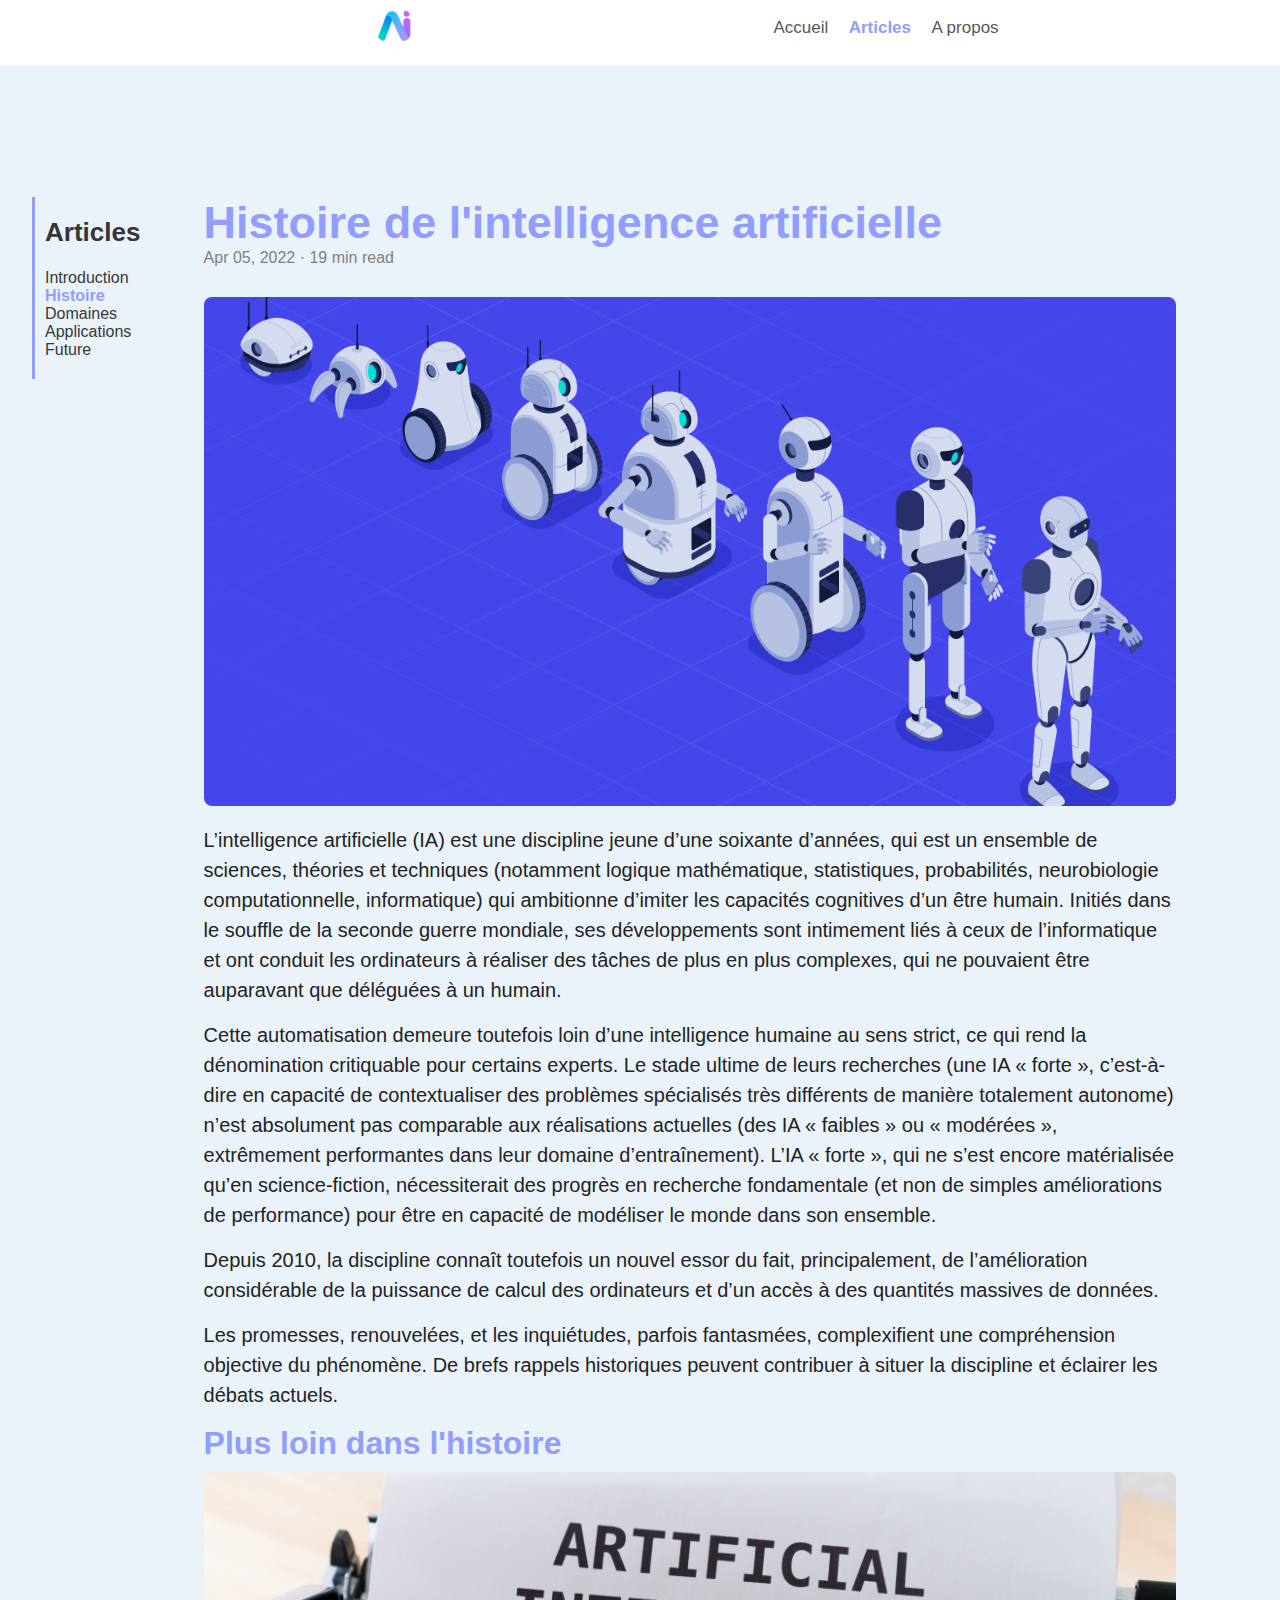
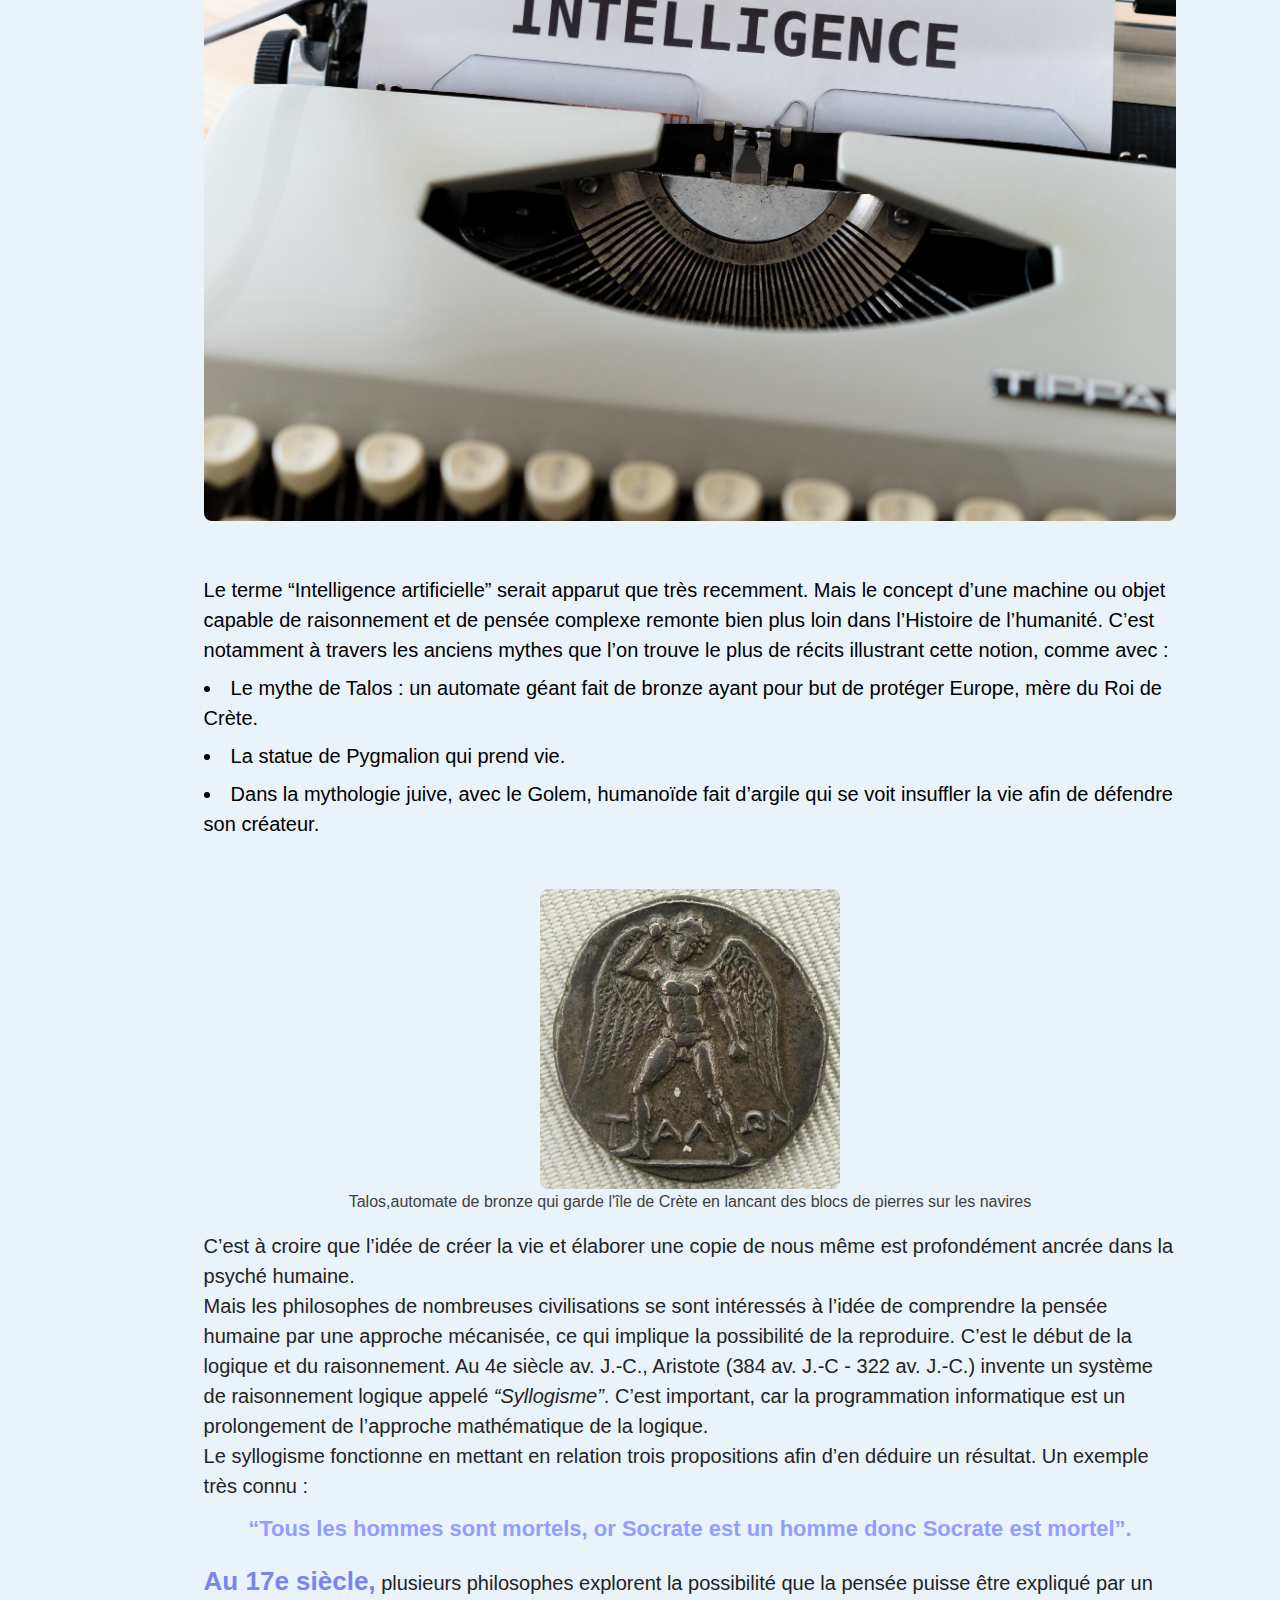
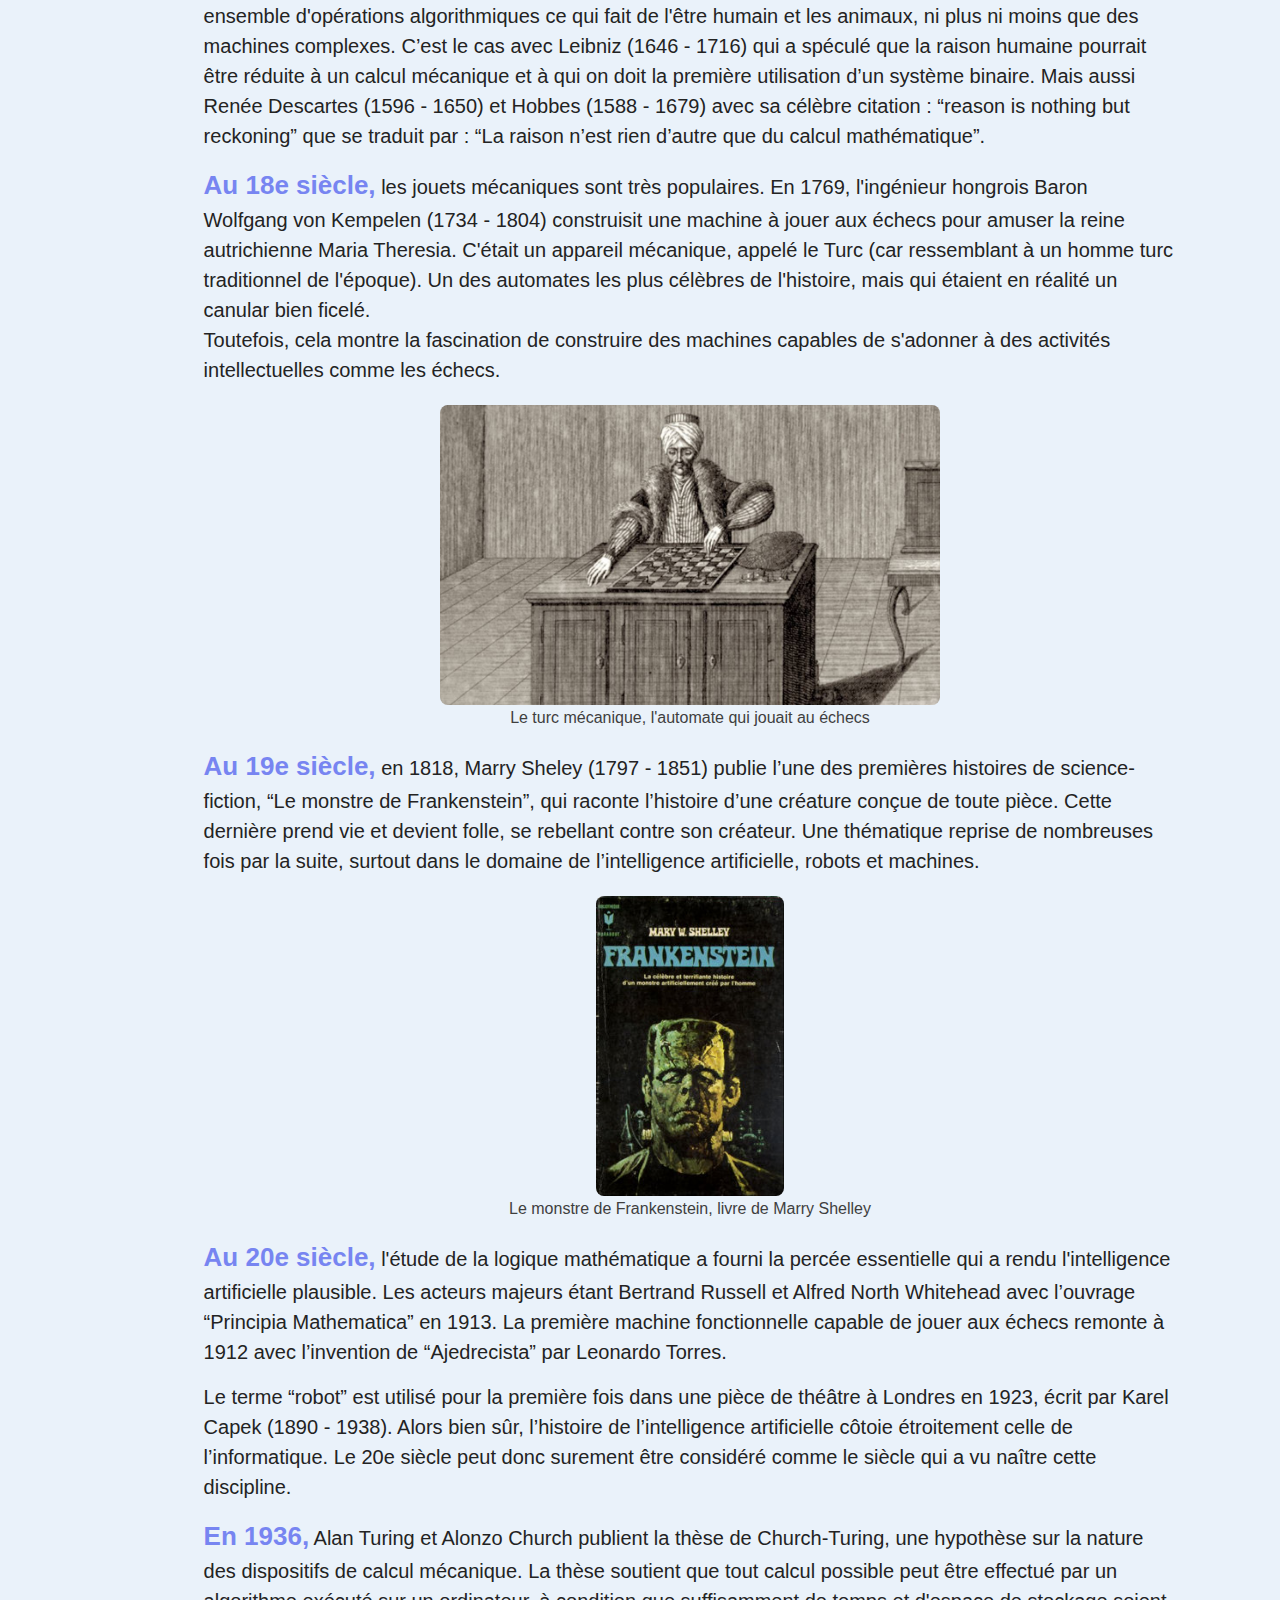
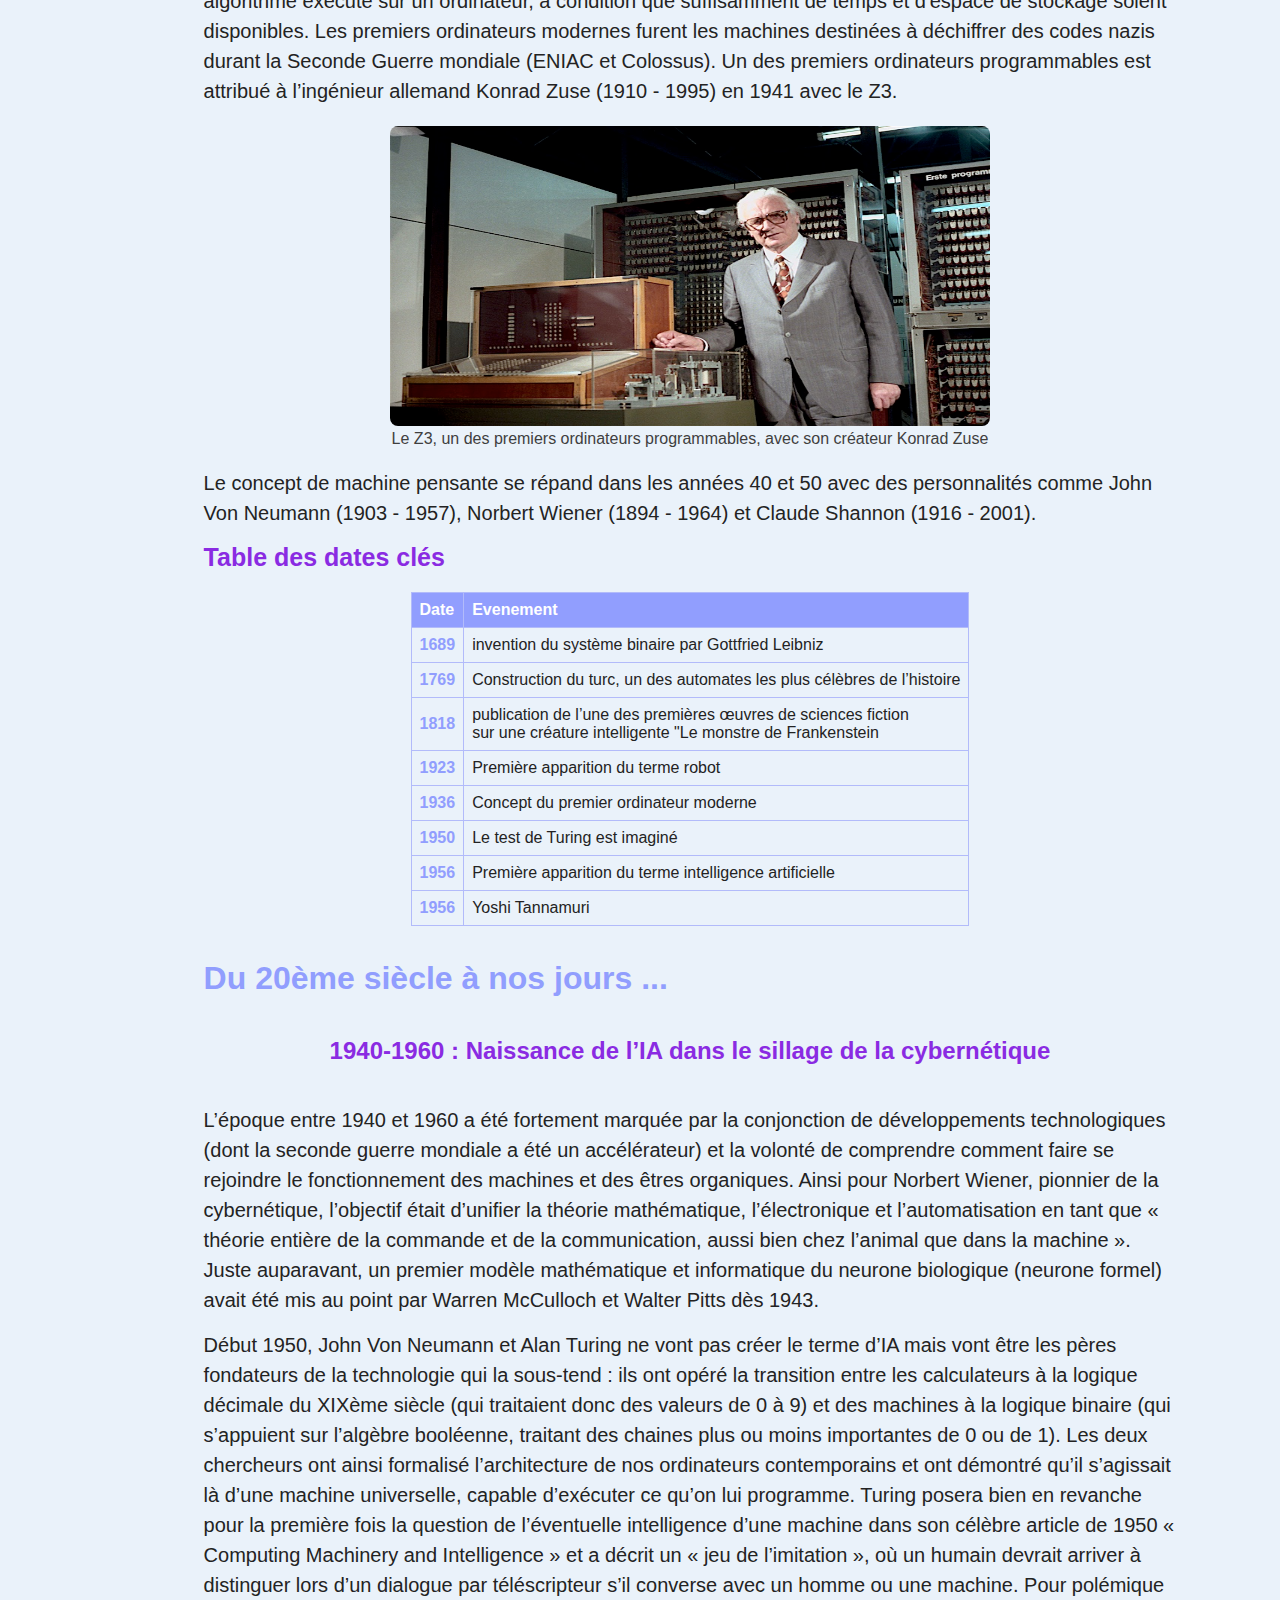
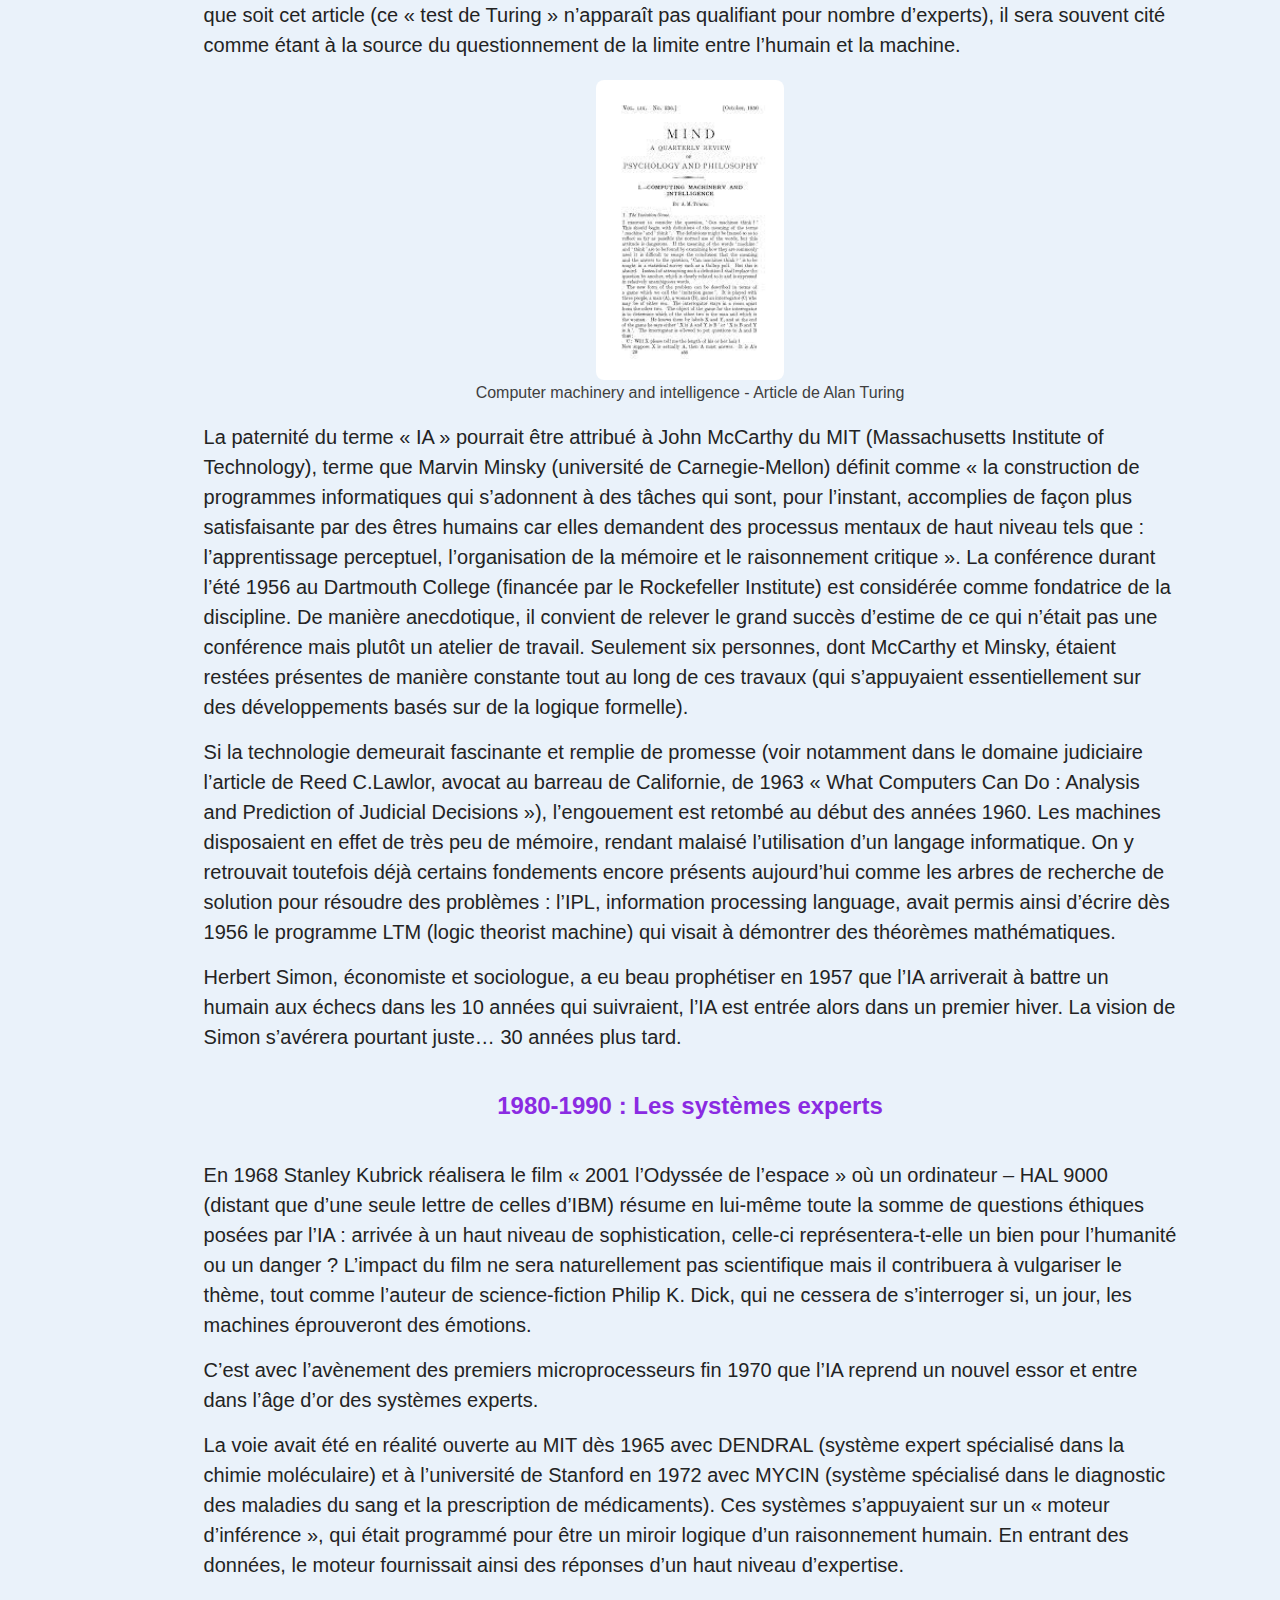
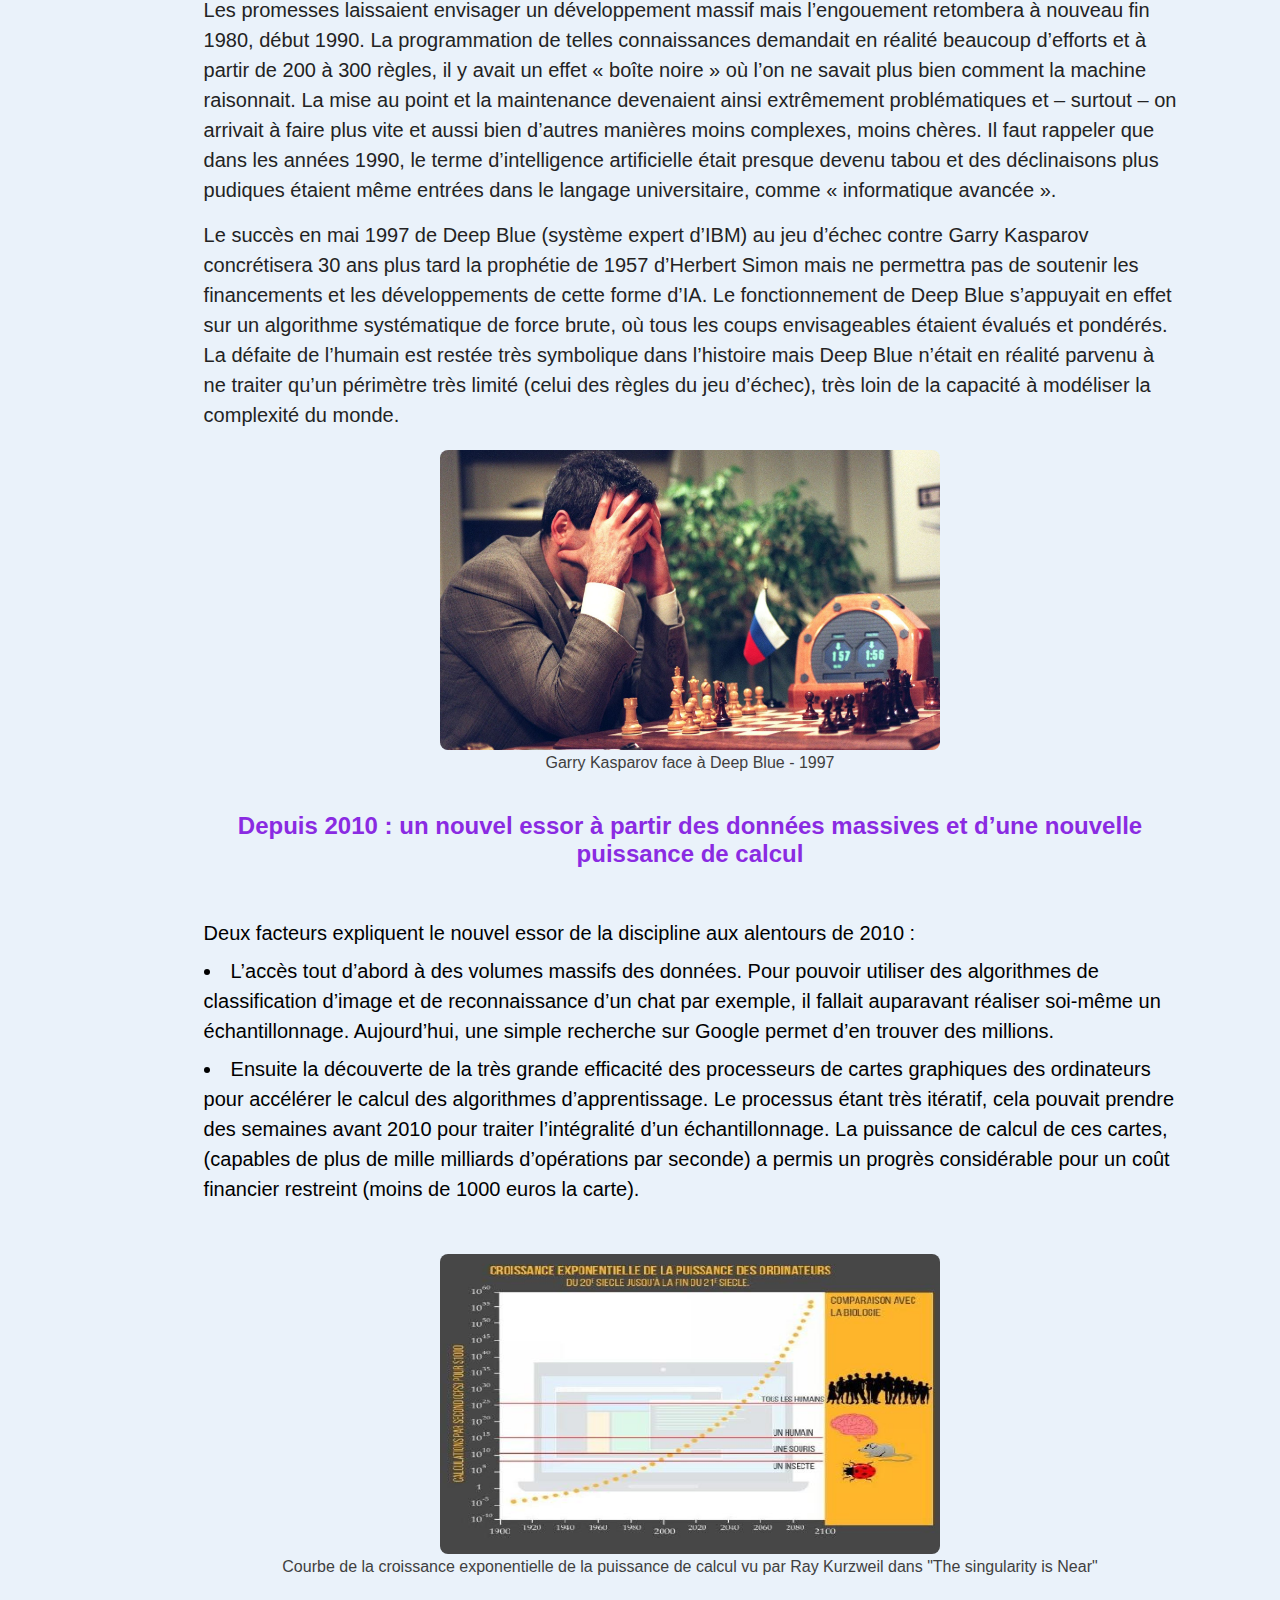
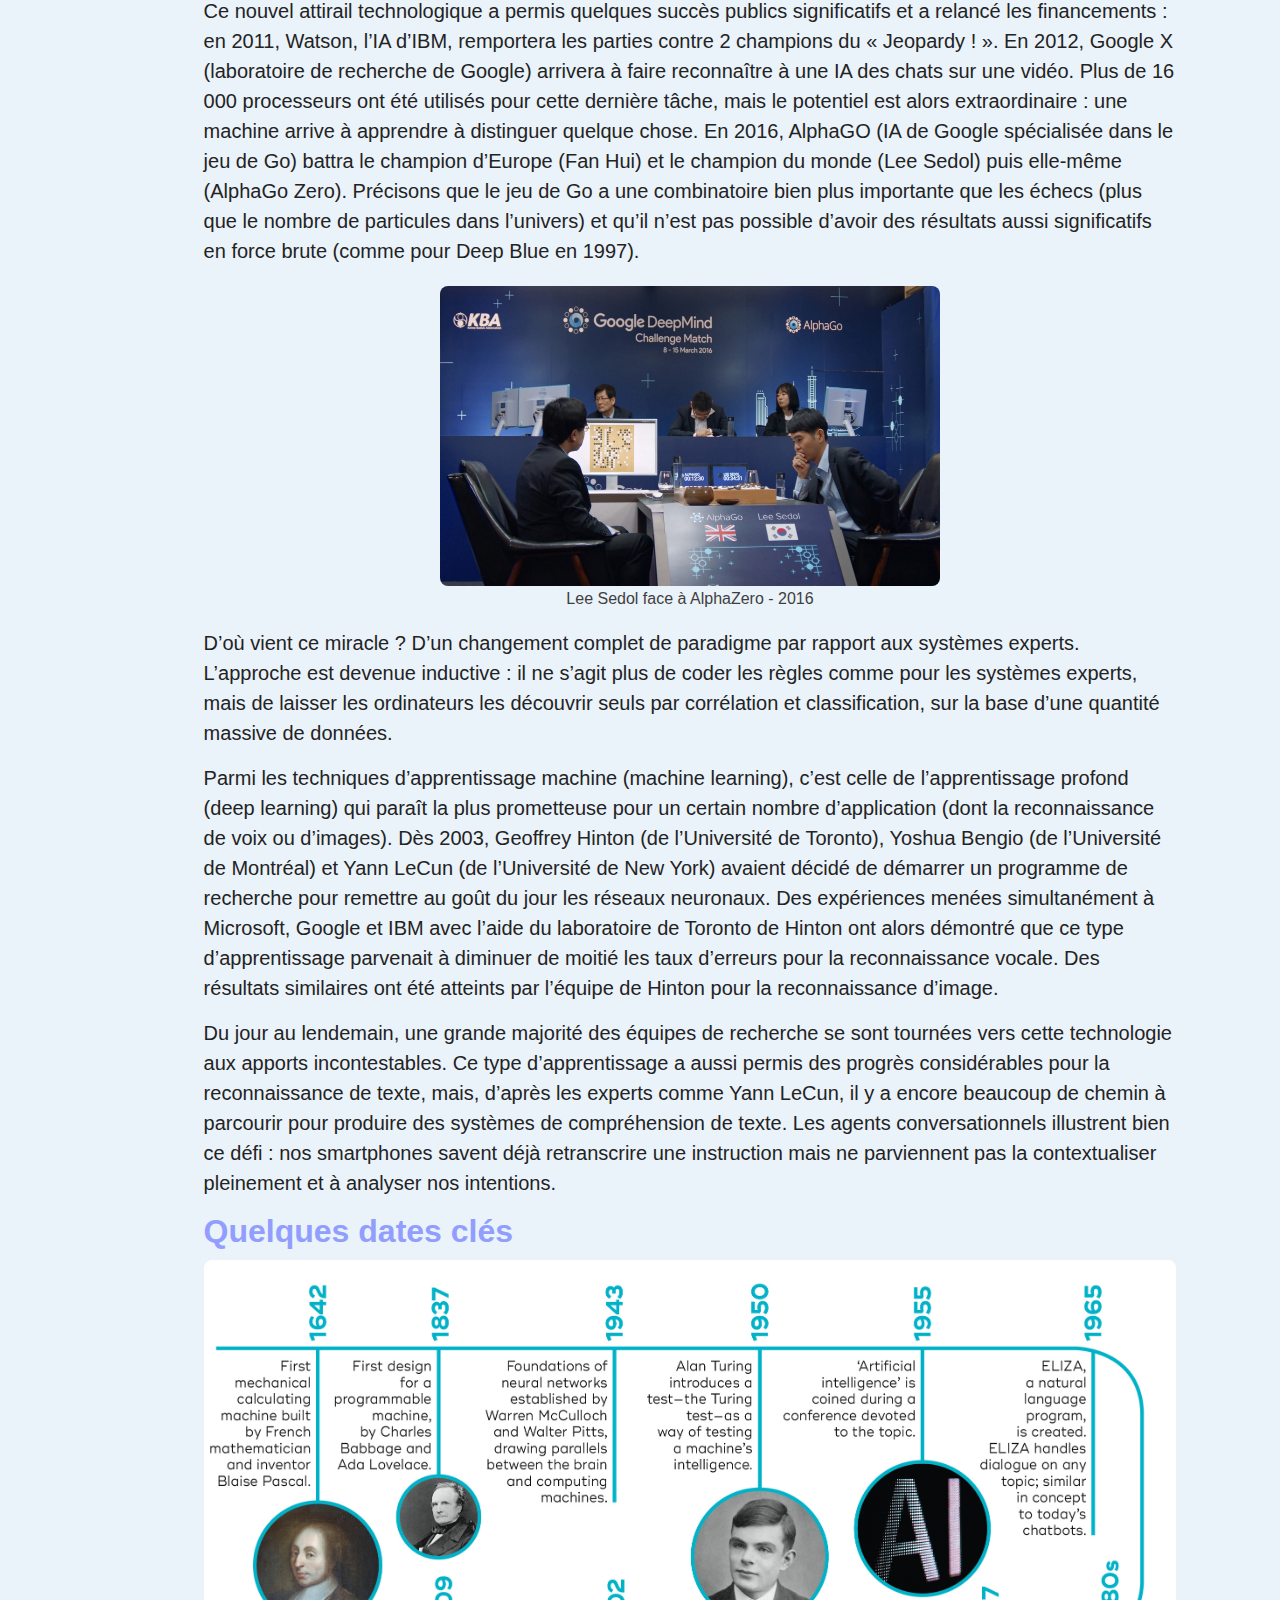
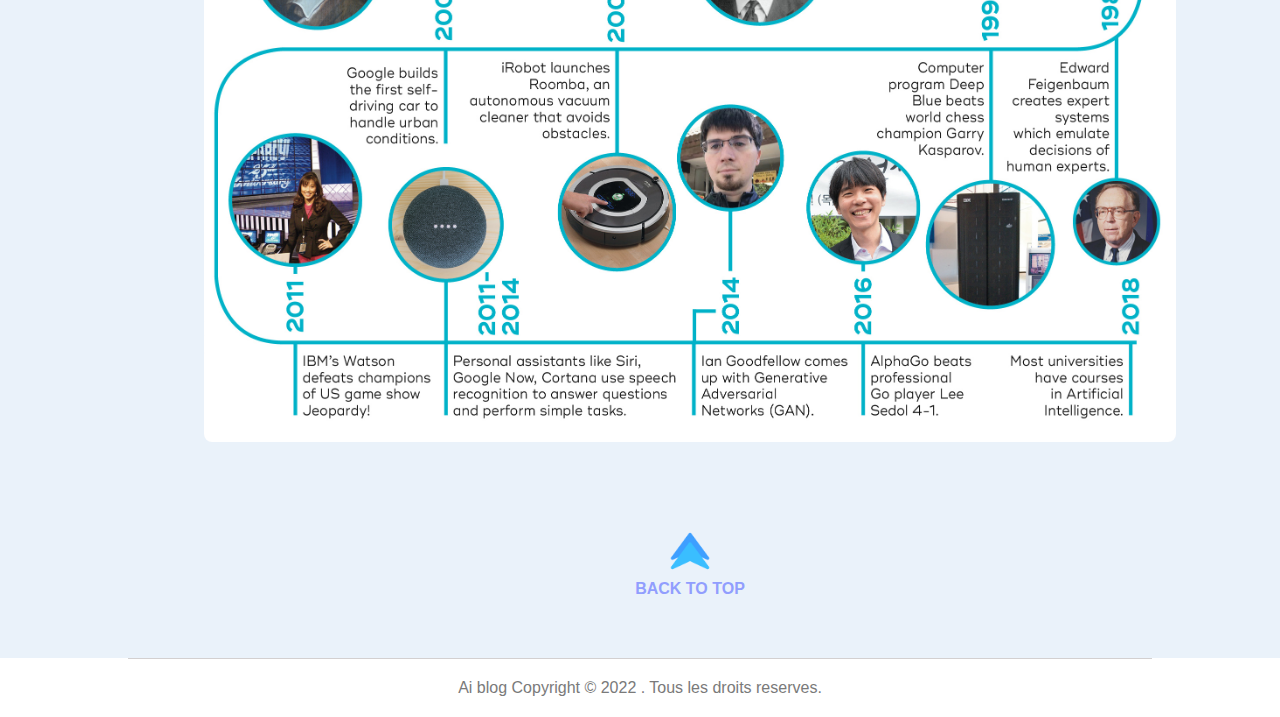
<file: Projet web/pages/Articles/Histoire.html>
<!DOCTYPE html>
<html lang="en">
<head>
    <meta charset="UTF-8">
    <meta http-equiv="X-UA-Compatible" content="IE=edge">
    <meta name="viewport" content="width=device-width, initial-scale=1.0">
    <link rel="stylesheet" href="../../css/nav.css">
    <link rel="stylesheet" href="../../css/article.css">
    <link rel="stylesheet" href="../../css/footer.css">
    <style>
        img{ border-radius: 8px;}
        section h3 { color: #919efe;}
        .date {color: #7785f1; font-weight: bold; font-size: 26px;}
        .quot {color: #919efe;}
        section h2 { color: blueviolet; }
        section h4 {text-align: left;
            font-size: 25px;
    color: blueviolet;}
    </style>
    <title>Histoire</title>
    <link rel="shortcut icon" type="image/png" href="../../images/icon.png"/>

</head>
<body>
    <header>
        <nav>
         <div class="logo">
             
             <img src="../../images/logo.jpg" alt="" class="logo"> 
         </div>  
         
         <ul class="nav-list">
             <li class="list-item"> <a href="../../index.html">Accueil</a> </li>
             <li class="list-item"> <a href="../Sommaire.html" style="font-weight: bold; color: #919efe;">Articles</a> </li>
             <li class="list-item"> <a href="../Apropos.html">A propos</a> </li>
         </ul>
        </nav>
    </header> 
    <main>
        <div class="container">
            <!-- un sidebar qui permet de naviguer entre les articles -->
            <aside style="border-left: solid 3px #919efe;">
                <h3>Articles</h3>
                <ul>
                    <li><a href="Intro.html">Introduction</a></li>
                    <li><a href="Histoire.html" style="color:#919efe; font-weight: bold; ">Histoire</a></li>
                    <li><a href="Domaines.html">Domaines</a></li>
                    <li><a href="Applications.html" >Applications</a></li>
                    <li><a href="Future.html">Future</a></li>
                </ul>
            </aside>
            <Section>
                <div class="title">
                    <h2 style="color: #919efe;">Histoire de  l'intelligence artificielle  </h2>
                    <div>Apr 05, 2022 · 19 min read</div>
                </div>
                <img src="../../images/Histoire/Evolution_IA.png " style="height: 100%;width: 100%;" alt="Image évolution IA">
                <div>
                    <p>L’intelligence artificielle (IA) est une discipline jeune d’une soixante d’années, qui est un ensemble de sciences, théories et techniques (notamment logique mathématique, statistiques, probabilités, neurobiologie computationnelle, informatique) qui ambitionne d’imiter les capacités cognitives d’un être humain. Initiés dans le souffle de la seconde guerre mondiale, ses développements sont intimement liés à ceux de l’informatique et ont conduit les ordinateurs à réaliser des tâches de plus en plus complexes, qui ne pouvaient être auparavant que déléguées à un humain.</p>
                    <p>Cette automatisation demeure toutefois loin d’une intelligence humaine au sens strict, ce qui rend la dénomination critiquable pour certains experts. Le stade ultime de leurs recherches (une IA « forte », c’est-à-dire en capacité de contextualiser des problèmes spécialisés très différents de manière totalement autonome) n’est absolument pas comparable aux réalisations actuelles (des IA « faibles » ou « modérées », extrêmement performantes dans leur domaine d’entraînement). L’IA « forte », qui ne s’est encore matérialisée qu’en science-fiction, nécessiterait des progrès en recherche fondamentale (et non de simples améliorations de performance) pour être en capacité de modéliser le monde dans son ensemble.</p>
                    <p>
                        Depuis 2010, la discipline connaît toutefois un nouvel essor du fait, principalement, de l’amélioration considérable de la puissance de calcul des ordinateurs et d’un accès à des quantités massives de données.
                    </p>
                    <p>Les promesses, renouvelées, et les inquiétudes, parfois fantasmées, complexifient une compréhension objective du phénomène. De brefs rappels historiques peuvent contribuer à situer la discipline et éclairer les débats actuels.</p>

                </div> <!-- Fin section Introduction  -->
                <h3>Plus loin dans l'histoire</h3>
                <img src="../../images/Histoire/AI_machine_a_ecrire.jpg " style="height: 100%;" alt="National Museum of Computing">
                
                <ul>
                    Le terme “Intelligence artificielle” serait apparut que très recemment. Mais le concept d’une machine ou objet capable de raisonnement et de pensée complexe remonte bien plus loin dans l’Histoire de l’humanité. C’est notamment à travers les anciens mythes que l’on trouve le plus de récits illustrant cette notion, comme avec : 
                    <li>Le mythe de Talos : un automate géant fait de bronze ayant pour but de protéger Europe, mère du Roi de Crète. </li>
                    <li>La statue de Pygmalion qui prend vie.</li>
                    <li>Dans la mythologie juive, avec le Golem, humanoïde fait d’argile qui se voit insuffler la vie afin de défendre son créateur. </li>
                </ul>
                <figure>
                    <img src="../../images/Histoire/Talos.jpg " width="300" height="400" alt="Image Talos">
                    <figcaption>Talos,automate de bronze qui garde l'île de Crète en lancant des blocs de pierres sur les navires </figcaption>
                </figure>
                <p>
                    C’est à croire que l’idée de créer la vie et élaborer une copie de nous même est profondément ancrée dans la psyché humaine. <br>
                    Mais les philosophes de nombreuses civilisations se sont intéressés à l’idée de comprendre la pensée humaine par une approche mécanisée, ce qui implique la possibilité de la reproduire. C’est le début de la logique et du raisonnement. Au 4e siècle av. J.-C., Aristote (384 av. J.-C - 322 av. J.-C.) invente un système de raisonnement logique appelé <em>“Syllogisme”</em>. C’est important, car la programmation informatique est un prolongement de l’approche mathématique de la logique. <br>
                    Le syllogisme fonctionne en mettant en relation trois propositions afin d’en déduire un résultat. Un exemple très connu :
                    </p>
                    <blockquote class="quot" >
                        “Tous les hommes sont mortels, or Socrate est un homme donc Socrate est mortel”.
                    </blockquote> 
                    <p>
                        <span class="date">Au 17e siècle,</span>  plusieurs philosophes explorent la possibilité que la pensée puisse être expliqué par un ensemble d'opérations algorithmiques ce qui fait de l'être humain et les animaux, ni plus ni moins que des machines complexes. C’est le cas avec Leibniz (1646 - 1716) qui a spéculé que la raison humaine pourrait être réduite à un calcul mécanique et à qui on doit la première utilisation d’un système binaire. Mais aussi Renée Descartes (1596 - 1650) et Hobbes (1588 - 1679) avec sa célèbre citation : “reason is nothing but reckoning” que se traduit par : “La raison n’est rien d’autre que du calcul mathématique”.
                        </p>
                    <p>
                            <span class="date">Au 18e siècle,</span>  les jouets mécaniques sont très populaires. En 1769, l'ingénieur hongrois Baron Wolfgang von Kempelen (1734 - 1804) construisit une machine à jouer aux échecs pour amuser la reine autrichienne Maria Theresia. C'était un appareil mécanique, appelé le Turc (car ressemblant à un homme turc traditionnel de l'époque). Un des automates les plus célèbres de l'histoire, mais qui étaient en réalité un canular bien ficelé.  <br>
                            Toutefois, cela montre la fascination de construire des machines capables de s'adonner à des activités intellectuelles comme les échecs. 
                    </p>
                    <figure>
                        <img src="../../images/Histoire/Turc_mecanique.jpg" alt="Image du turc mécanique" width="500" height="300">
                        <figcaption>Le turc mécanique, l'automate qui jouait au échecs</figcaption>
                    </figure>
                    <p>    
                    <span class="date">Au 19e siècle,</span>  en 1818, Marry Sheley (1797 - 1851) publie l’une des premières histoires de science-fiction, “Le monstre de Frankenstein”, qui raconte l’histoire d’une créature conçue de toute pièce. Cette dernière prend vie et devient folle, se rebellant contre son créateur. Une thématique reprise de nombreuses fois par la suite, surtout dans le domaine de l’intelligence artificielle, robots et machines.
                    </p>
                    <figure>
                        <img src="../../images/Histoire/monstre_frankenstein.jpg" alt="Image du livre le Monstre de Frankenstein">
                        <figcaption>Le monstre de Frankenstein, livre de Marry Shelley</figcaption>
                    </figure>
                    <p>
                        <span class="date">Au 20e siècle,</span> l'étude de la logique mathématique a fourni la percée essentielle qui a rendu l'intelligence artificielle plausible. Les acteurs majeurs étant Bertrand Russell et Alfred North Whitehead avec l’ouvrage “Principia Mathematica” en 1913. La première machine fonctionnelle capable de jouer aux échecs remonte à 1912 avec l’invention de “Ajedrecista” par Leonardo Torres. 
                    </p>
                    <p>Le terme “robot” est utilisé pour la première fois dans une pièce de théâtre à Londres en 1923, écrit par Karel Capek (1890 - 1938). Alors bien sûr, l’histoire de l’intelligence artificielle côtoie étroitement celle de l’informatique. Le 20e siècle peut donc surement être considéré comme le siècle qui a vu naître cette discipline.</p>
                    <p> <span class="date">En 1936,</span> Alan Turing et Alonzo Church publient la thèse de Church-Turing, une hypothèse sur la nature des dispositifs de calcul mécanique. La thèse soutient que tout calcul possible peut être effectué par un algorithme exécuté sur un ordinateur, à condition que suffisamment de temps et d'espace de stockage soient disponibles. Les premiers ordinateurs modernes furent les machines destinées à déchiffrer des codes nazis durant la Seconde Guerre mondiale (ENIAC et Colossus). Un des premiers ordinateurs programmables est attribué à l’ingénieur allemand Konrad Zuse (1910 - 1995) en 1941 avec le Z3.</p>
                    
                    <figure>
                        <img src="../../images/Histoire/Z3_computer.jpg" alt="Image du Z3 computer" width="600" height="400">
                        <figcaption>Le Z3, un des premiers ordinateurs programmables, avec son créateur Konrad Zuse</figcaption>
                    </figure>
                    <p>Le concept de machine pensante se répand dans les années 40 et 50 avec des personnalités comme John Von Neumann (1903 - 1957), Norbert Wiener (1894 - 1964) et Claude Shannon (1916 - 2001).</p>
                    <h4>Table des dates clés </h4>
                    <table>
                        <tr>
                          <th>Date</th>
                          <th>Evenement</th>
                          
                        </tr>
                        <tr>
                            <td class="d">1689</td>
                            <td>invention du système binaire par Gottfried Leibniz </td>
                            
                          </tr>
                          <tr>
                            <td class="d">1769 </td>
                            <td>Construction du turc, un des automates les plus célèbres de l’histoire  </td>
                            
                          </tr>
                          <tr>
                            <td class="d">1818  </td>
                            <td>publication de l’une des premières œuvres de sciences fiction <br> sur une créature intelligente "Le monstre de Frankenstein  </td>
                            
                          </tr>
                          
                        <tr>
                          <td class="d">1923</td>
                          <td>Première apparition du terme robot </td>
                          
                        </tr>
                        <tr>
                          <td class="d">1936</td>
                          <td>Concept du premier ordinateur moderne</td>
                          
                        </tr>
                        <tr>
                          <td class="d">1950</td>
                          <td>Le test de Turing est imaginé</td>
                          
                        </tr>
                        <tr>
                          <td class="d">1956</td>
                          <td>Première apparition du terme intelligence artificielle </td>
                          
                        </tr>
                        <tr>
                          <td class="d">1956</td>
                          <td>Yoshi Tannamuri</td>
                        </tr>
                      </table>
                    <h3>Du 20ème siècle à nos jours ...</h3>
                    <h2 style="margin: 40px 0;">1940-1960 : Naissance de l’IA dans le sillage de la cybernétique</h2>
                    <p>L’époque entre 1940 et 1960 a été fortement marquée par la conjonction de développements technologiques (dont la seconde guerre mondiale a été un accélérateur) et la volonté de comprendre comment faire se rejoindre le fonctionnement des machines et des êtres organiques. Ainsi pour Norbert Wiener, pionnier de la cybernétique, l’objectif était d’unifier la théorie mathématique, l’électronique et l’automatisation en tant que « théorie entière de la commande et de la communication, aussi bien chez l’animal que dans la machine ». Juste auparavant, un premier modèle mathématique et informatique du neurone biologique (neurone formel) avait été mis au point par Warren McCulloch et Walter Pitts dès 1943.</p>
                    <p>Début 1950, John Von Neumann et Alan Turing ne vont pas créer le terme d’IA mais vont être les pères fondateurs de la technologie qui la sous-tend : ils ont opéré la transition entre les calculateurs à la logique décimale du XIXème siècle (qui traitaient donc des valeurs de 0 à 9) et des machines à la logique binaire (qui s’appuient sur l’algèbre booléenne, traitant des chaines plus ou moins importantes de 0 ou de 1). Les deux chercheurs ont ainsi formalisé l’architecture de nos ordinateurs contemporains et ont démontré qu’il s’agissait là d’une machine universelle, capable d’exécuter ce qu’on lui programme. Turing posera bien en revanche pour la première fois la question de l’éventuelle intelligence d’une machine dans son célèbre article de 1950 « Computing Machinery and Intelligence » et a décrit un « jeu de l’imitation », où un humain devrait arriver à distinguer lors d’un dialogue par téléscripteur s’il converse avec un homme ou une machine. Pour polémique que soit cet article (ce « test de Turing » n’apparaît pas qualifiant pour nombre d’experts), il sera souvent cité comme étant à la source du questionnement de la limite entre l’humain et la machine.</p>
                    <figure>
                        <img src="../../images/Histoire/Computer_machinery_and_intelligence.jpeg" alt="Computer machinery and intelligence by Alan Turing">
                        <figcaption>Computer machinery and intelligence - Article de Alan Turing</figcaption>
                    </figure>
                    <p> La paternité du terme « IA » pourrait être attribué à John McCarthy du MIT (Massachusetts Institute of Technology), terme que Marvin Minsky (université de Carnegie-Mellon) définit comme « la construction de programmes informatiques qui s’adonnent à des tâches qui sont, pour l’instant, accomplies de façon plus satisfaisante par des êtres humains car elles demandent des processus mentaux de haut niveau tels que : l’apprentissage perceptuel, l’organisation de la mémoire et le raisonnement critique ». La conférence durant l’été 1956 au Dartmouth College (financée par le Rockefeller Institute) est considérée comme fondatrice de la discipline. De manière anecdotique, il convient de relever le grand succès d’estime de ce qui n’était pas une conférence mais plutôt un atelier de travail. Seulement six personnes, dont McCarthy et Minsky, étaient restées présentes de manière constante tout au long de ces travaux (qui s’appuyaient essentiellement sur des développements basés sur de la logique formelle).</p>
                    <p>Si la technologie demeurait fascinante et remplie de promesse (voir notamment dans le domaine judiciaire l’article de Reed C.Lawlor, avocat au barreau de Californie, de 1963 « What Computers Can Do : Analysis and Prediction of Judicial Decisions »), l’engouement est retombé au début des années 1960. Les machines disposaient en effet de très peu de mémoire, rendant malaisé l’utilisation d’un langage informatique. On y retrouvait toutefois déjà certains fondements encore présents aujourd’hui comme les arbres de recherche de solution pour résoudre des problèmes : l’IPL, information processing language, avait permis ainsi d’écrire dès 1956 le programme LTM (logic theorist machine) qui visait à démontrer des théorèmes mathématiques.</p>
                    <p>Herbert Simon, économiste et sociologue, a eu beau prophétiser en 1957 que l’IA arriverait à battre un humain aux échecs dans les 10 années qui suivraient, l’IA est entrée alors dans un premier hiver. La vision de Simon s’avérera pourtant juste… 30 années plus tard.</p>
                    <h2 style="margin: 40px 0;">1980-1990 : Les systèmes experts</h2>
                    <p>En 1968 Stanley Kubrick réalisera le film « 2001 l’Odyssée de l’espace » où un ordinateur – HAL 9000 (distant que d’une seule lettre de celles d’IBM) résume en lui-même toute la somme de questions éthiques posées par l’IA : arrivée à un haut niveau de sophistication, celle-ci représentera-t-elle un bien pour l’humanité ou un danger ? L’impact du film ne sera naturellement pas scientifique mais il contribuera à vulgariser le thème, tout comme l’auteur de science-fiction Philip K. Dick, qui ne cessera de s’interroger si, un jour, les machines éprouveront des émotions.</p>
                    <p>C’est avec l’avènement des premiers microprocesseurs fin 1970 que l’IA reprend un nouvel essor et entre dans l’âge d’or des systèmes experts.</p>
                    <p> La voie avait été en réalité ouverte au MIT dès 1965 avec DENDRAL (système expert spécialisé dans la chimie moléculaire) et à l’université de Stanford en 1972 avec MYCIN (système spécialisé dans le diagnostic des maladies du sang et la prescription de médicaments). Ces systèmes s’appuyaient sur un « moteur d’inférence », qui était programmé pour être un miroir logique d’un raisonnement humain. En entrant des données, le moteur fournissait ainsi des réponses d’un haut niveau d’expertise.</p>
                    <p>Les promesses laissaient envisager un développement massif mais l’engouement retombera à nouveau fin 1980, début 1990. La programmation de telles connaissances demandait en réalité beaucoup d’efforts et à partir de 200 à 300 règles, il y avait un effet « boîte noire » où l’on ne savait plus bien comment la machine raisonnait. La mise au point et la maintenance devenaient ainsi extrêmement problématiques et – surtout – on arrivait à faire plus vite et aussi bien d’autres manières moins complexes, moins chères. Il faut rappeler que dans les années 1990, le terme d’intelligence artificielle était presque devenu tabou et des déclinaisons plus pudiques étaient même entrées dans le langage universitaire, comme « informatique avancée ».</p>
                    <p>Le succès en mai 1997 de Deep Blue (système expert d’IBM) au jeu d’échec contre Garry Kasparov concrétisera 30 ans plus tard la prophétie de 1957 d’Herbert Simon mais ne permettra pas de soutenir les financements et les développements de cette forme d’IA. Le fonctionnement de Deep Blue s’appuyait en effet sur un algorithme systématique de force brute, où tous les coups envisageables étaient évalués et pondérés. La défaite de l’humain est restée très symbolique dans l’histoire mais Deep Blue n’était en réalité parvenu à ne traiter qu’un périmètre très limité (celui des règles du jeu d’échec), très loin de la capacité à modéliser la complexité du monde.</p>
                    <figure>
                        <img src="../../images/Histoire/Kasparov.jpeg" alt="Le champion du monde d'échecs kasparov face a Deep Blue" width="500" height="300">
                        <figcaption>Garry Kasparov face à Deep Blue - 1997</figcaption>
                    </figure>
                    <h2 style="margin: 40px 0;">Depuis 2010 : un nouvel essor à partir des données massives et d’une nouvelle puissance de calcul</h2>
                    <ul>
                        Deux facteurs expliquent le nouvel essor de la discipline aux alentours de 2010 :
                        <li>L’accès tout d’abord à des volumes massifs des données. Pour pouvoir utiliser des algorithmes de classification d’image et de reconnaissance d’un chat par exemple, il fallait auparavant réaliser soi-même un échantillonnage. Aujourd’hui, une simple recherche sur Google permet d’en trouver des millions.</li>
                        <li>Ensuite la découverte de la très grande efficacité des processeurs de cartes graphiques des ordinateurs pour accélérer le calcul des algorithmes d’apprentissage. Le processus étant très itératif, cela pouvait prendre des semaines avant 2010 pour traiter l’intégralité d’un échantillonnage. La puissance de calcul de ces cartes, (capables de plus de mille milliards d’opérations par seconde) a permis un progrès considérable pour un coût financier restreint (moins de 1000 euros la carte).</li>
                    </ul>
                    <figure>
                        <img src="../../images/Histoire/puissance_calcul.jpg" alt="Image evolution puissance calcul" width="500" height="500">
                        <figcaption>Courbe de la croissance exponentielle de la puissance de calcul vu par Ray Kurzweil dans "The singularity is Near" </figcaption>
                    </figure>


                    <p>
                    Ce nouvel attirail technologique a permis quelques succès publics significatifs et a relancé les financements : en 2011, Watson, l’IA d’IBM, remportera les parties contre 2 champions du « Jeopardy ! ». En 2012, Google X (laboratoire de recherche de Google) arrivera à faire reconnaître à une IA des chats sur une vidéo. Plus de 16 000 processeurs ont été utilisés pour cette dernière tâche, mais le potentiel est alors extraordinaire : une machine arrive à apprendre à distinguer quelque chose. En 2016, AlphaGO (IA de Google spécialisée dans le jeu de Go) battra le champion d’Europe (Fan Hui) et le champion du monde (Lee Sedol) puis elle-même (AlphaGo Zero). Précisons que le jeu de Go a une combinatoire bien plus importante que les échecs (plus que le nombre de particules dans l’univers) et qu’il n’est pas possible d’avoir des résultats aussi significatifs en force brute (comme pour Deep Blue en 1997).
                    </p>
                    <figure>
                        <img src="../../images/Histoire/alphago-lee-sedol.jpg" alt="Le champion du monde du jeu G face a AlphaZero" width="500" height="300">
                        <figcaption>Lee Sedol face à AlphaZero - 2016</figcaption>
                    </figure>
                    <p>D’où vient ce miracle ? D’un changement complet de paradigme par rapport aux systèmes experts. L’approche est devenue inductive : il ne s’agit plus de coder les règles comme pour les systèmes experts, mais de laisser les ordinateurs les découvrir seuls par corrélation et classification, sur la base d’une quantité massive de données.</p>
                    <p>Parmi les techniques d’apprentissage machine (machine learning), c’est celle de l’apprentissage profond (deep learning) qui paraît la plus prometteuse pour un certain nombre d’application (dont la reconnaissance de voix ou d’images). Dès 2003, Geoffrey Hinton (de l’Université de Toronto), Yoshua Bengio (de l’Université de Montréal) et Yann LeCun (de l’Université de New York) avaient décidé de démarrer un programme de recherche pour remettre au goût du jour les réseaux neuronaux. Des expériences menées simultanément à Microsoft, Google et IBM avec l’aide du laboratoire de Toronto de Hinton ont alors démontré que ce type d’apprentissage parvenait à diminuer de moitié les taux d’erreurs pour la reconnaissance vocale. Des résultats similaires ont été atteints par l’équipe de Hinton pour la reconnaissance d’image.</p>
                    <p>Du jour au lendemain, une grande majorité des équipes de recherche se sont tournées vers cette technologie aux apports incontestables. Ce type d’apprentissage a aussi permis des progrès considérables pour la reconnaissance de texte, mais, d’après les experts comme Yann LeCun, il y a encore beaucoup de chemin à parcourir pour produire des systèmes de compréhension de texte. Les agents conversationnels illustrent bien ce défi : nos smartphones savent déjà retranscrire une instruction mais ne parviennent pas la contextualiser pleinement et à analyser nos intentions.</p>
                    <h3>Quelques dates clés </h3>
                        <img src="../../images/Histoire/history.jpg" style="height:100%" >
                    <!-- un bouton qui permet de remonter au debut de l'article -->
                    <div class="top">
                       <img src="../../images/top.png" alt="">
                       <a href="Histoire.html" style="color: #919efe;">BACK TO TOP</a>
                    </div> 
                   
            </Section>
        </div>
    </main>
    <footer>Ai blog Copyright © 2022 . Tous les droits reserves.</footer>
</body>
</html>
</file>
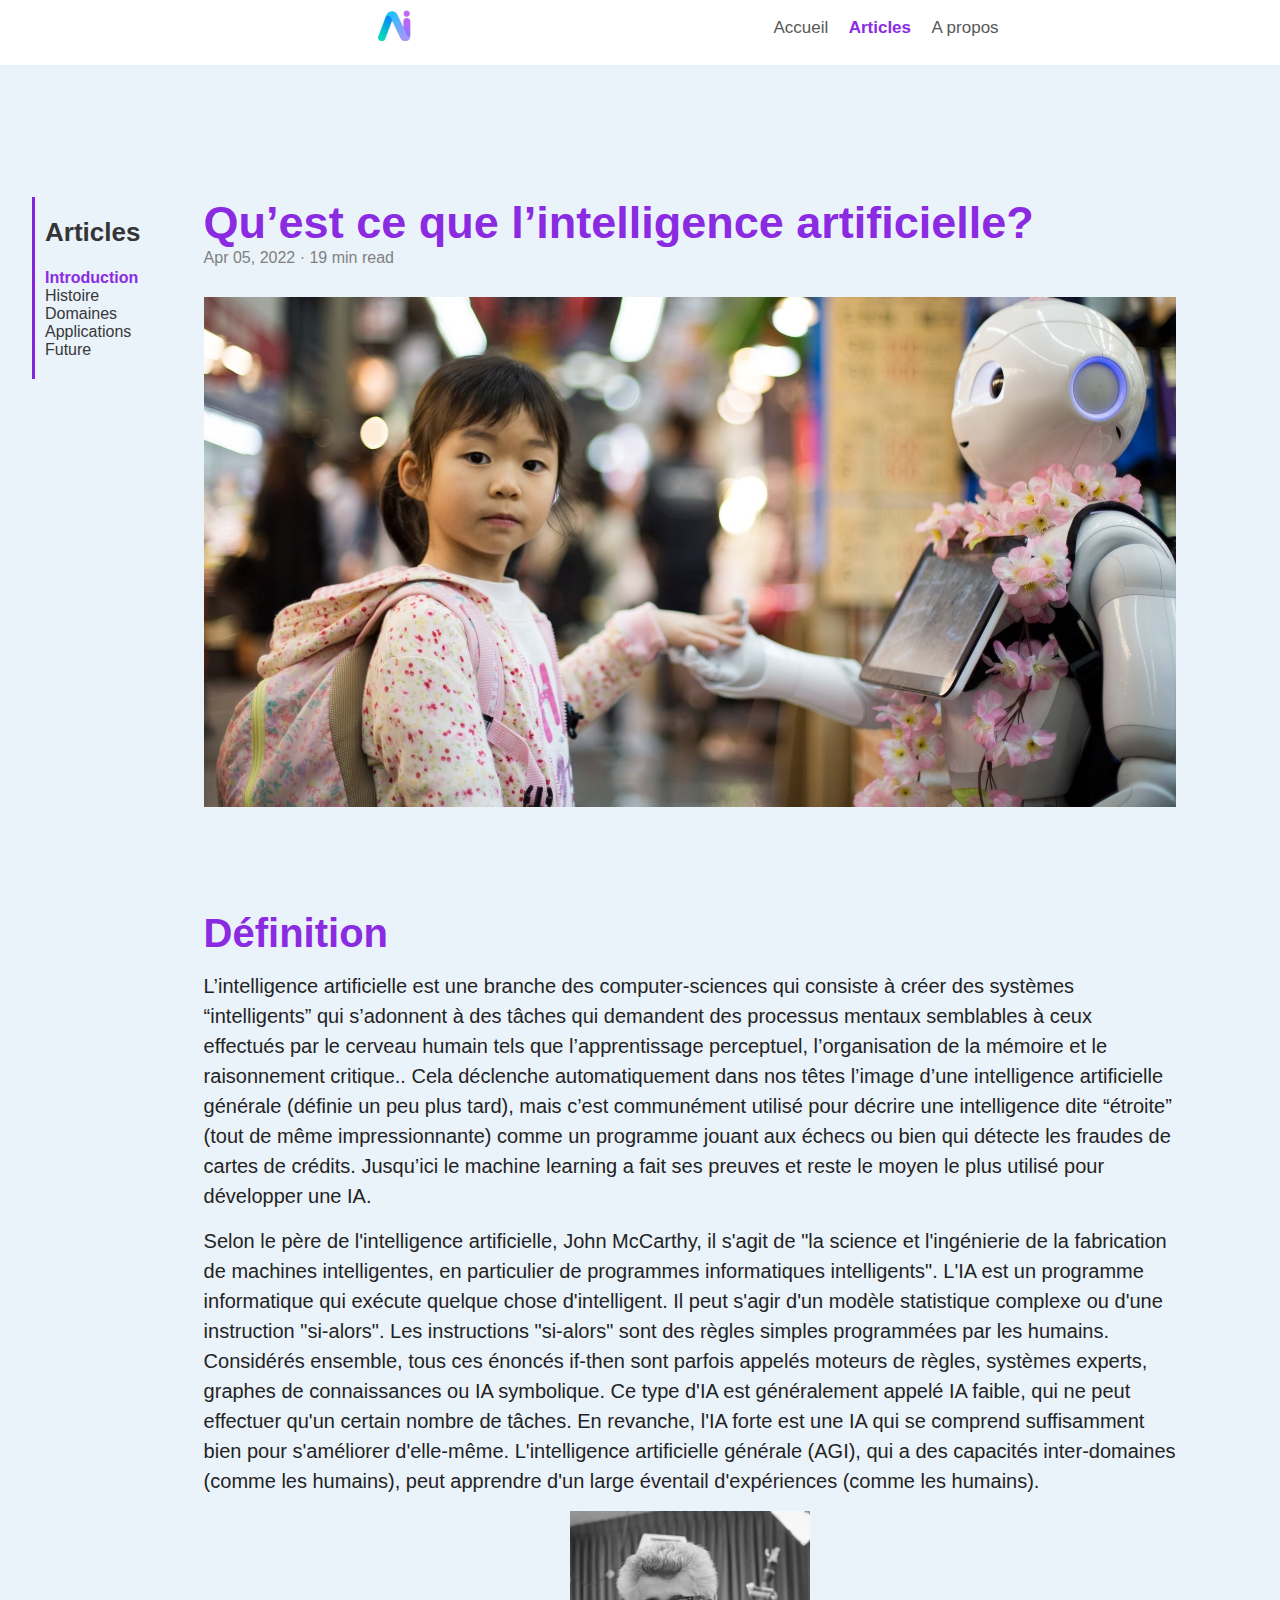
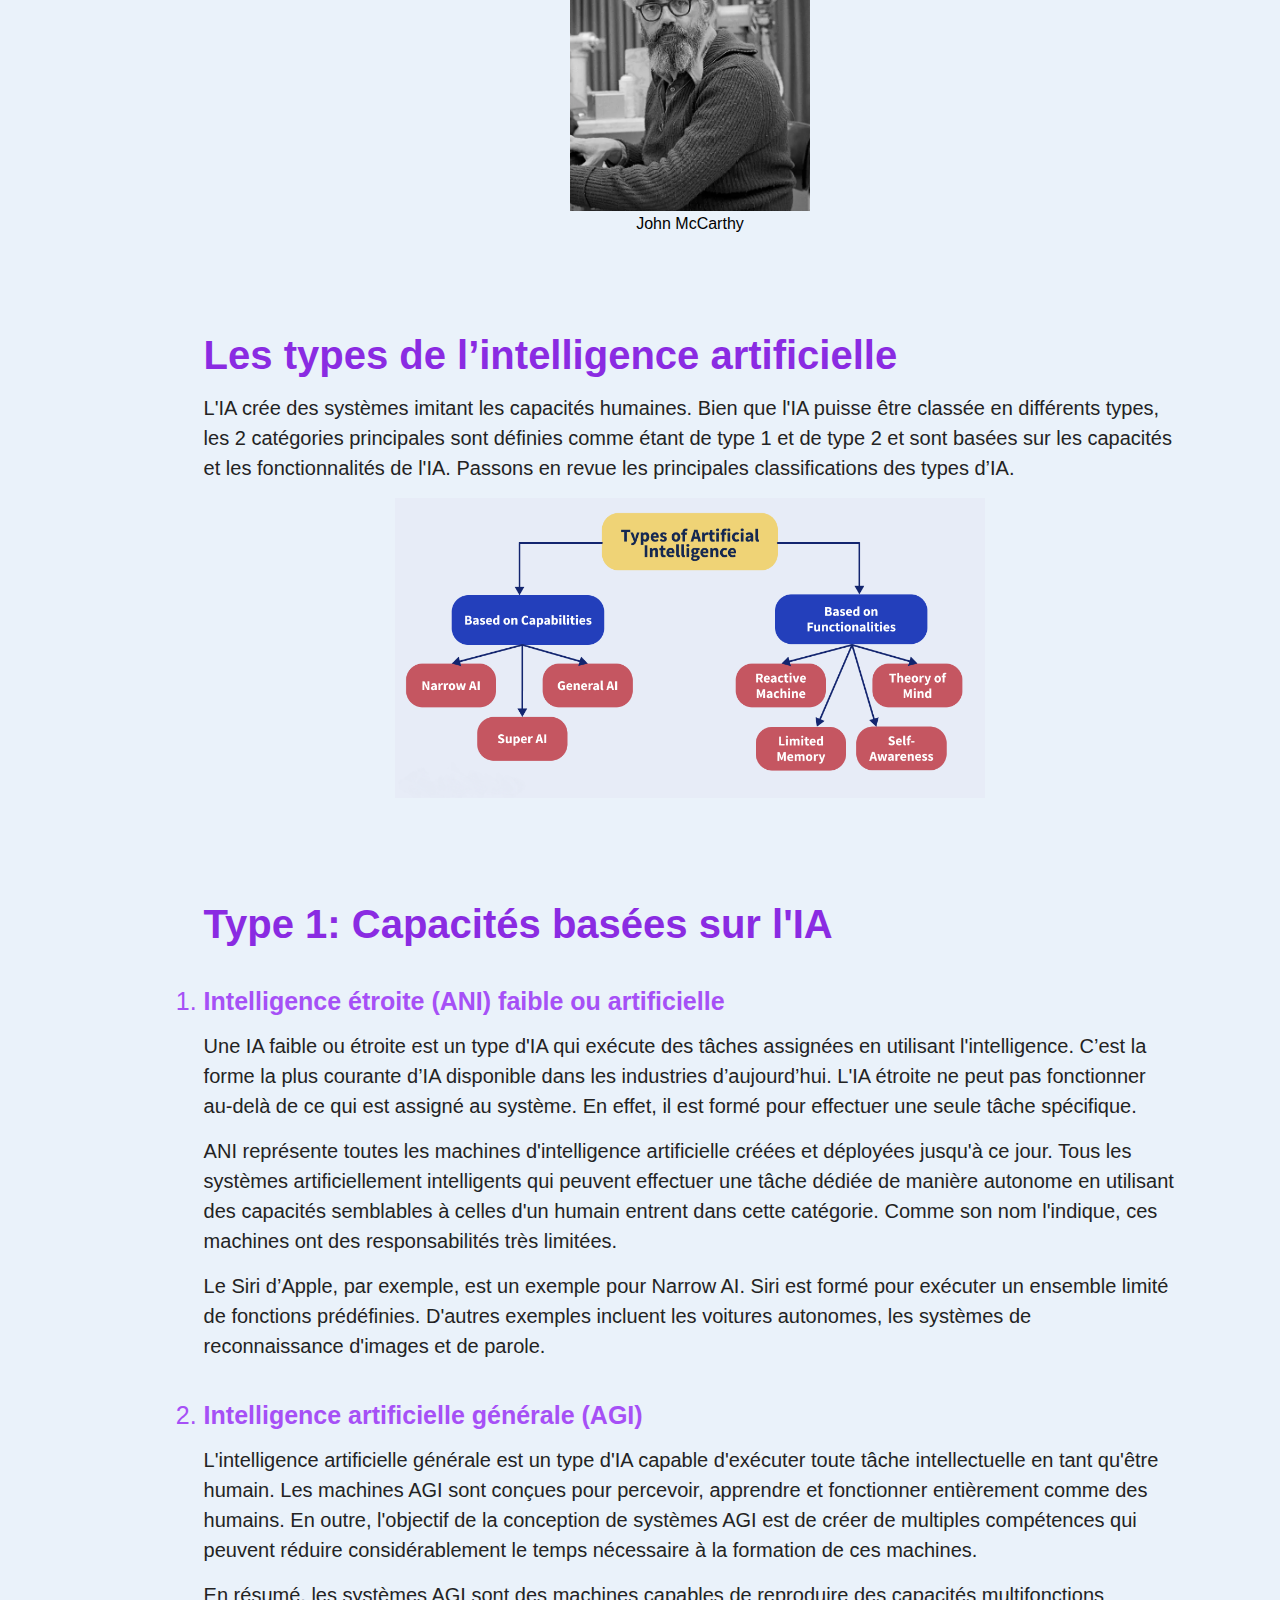
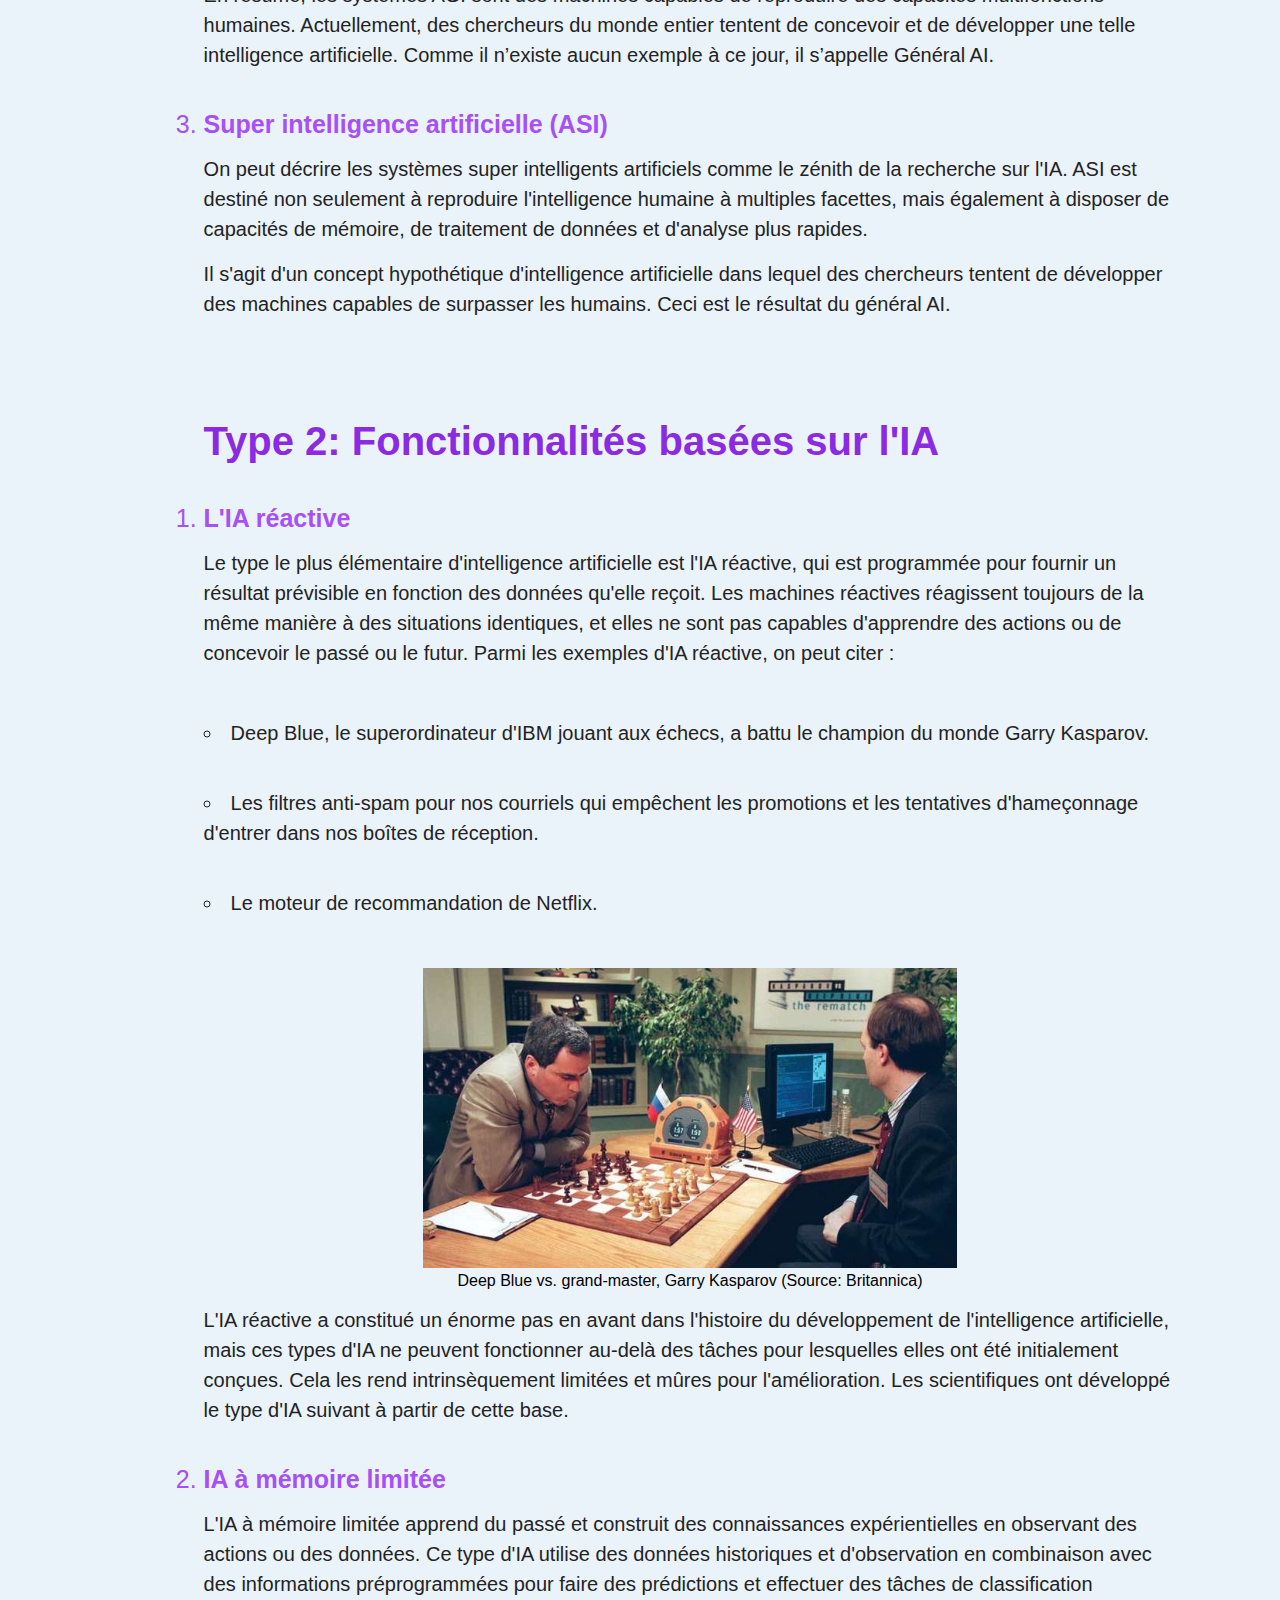
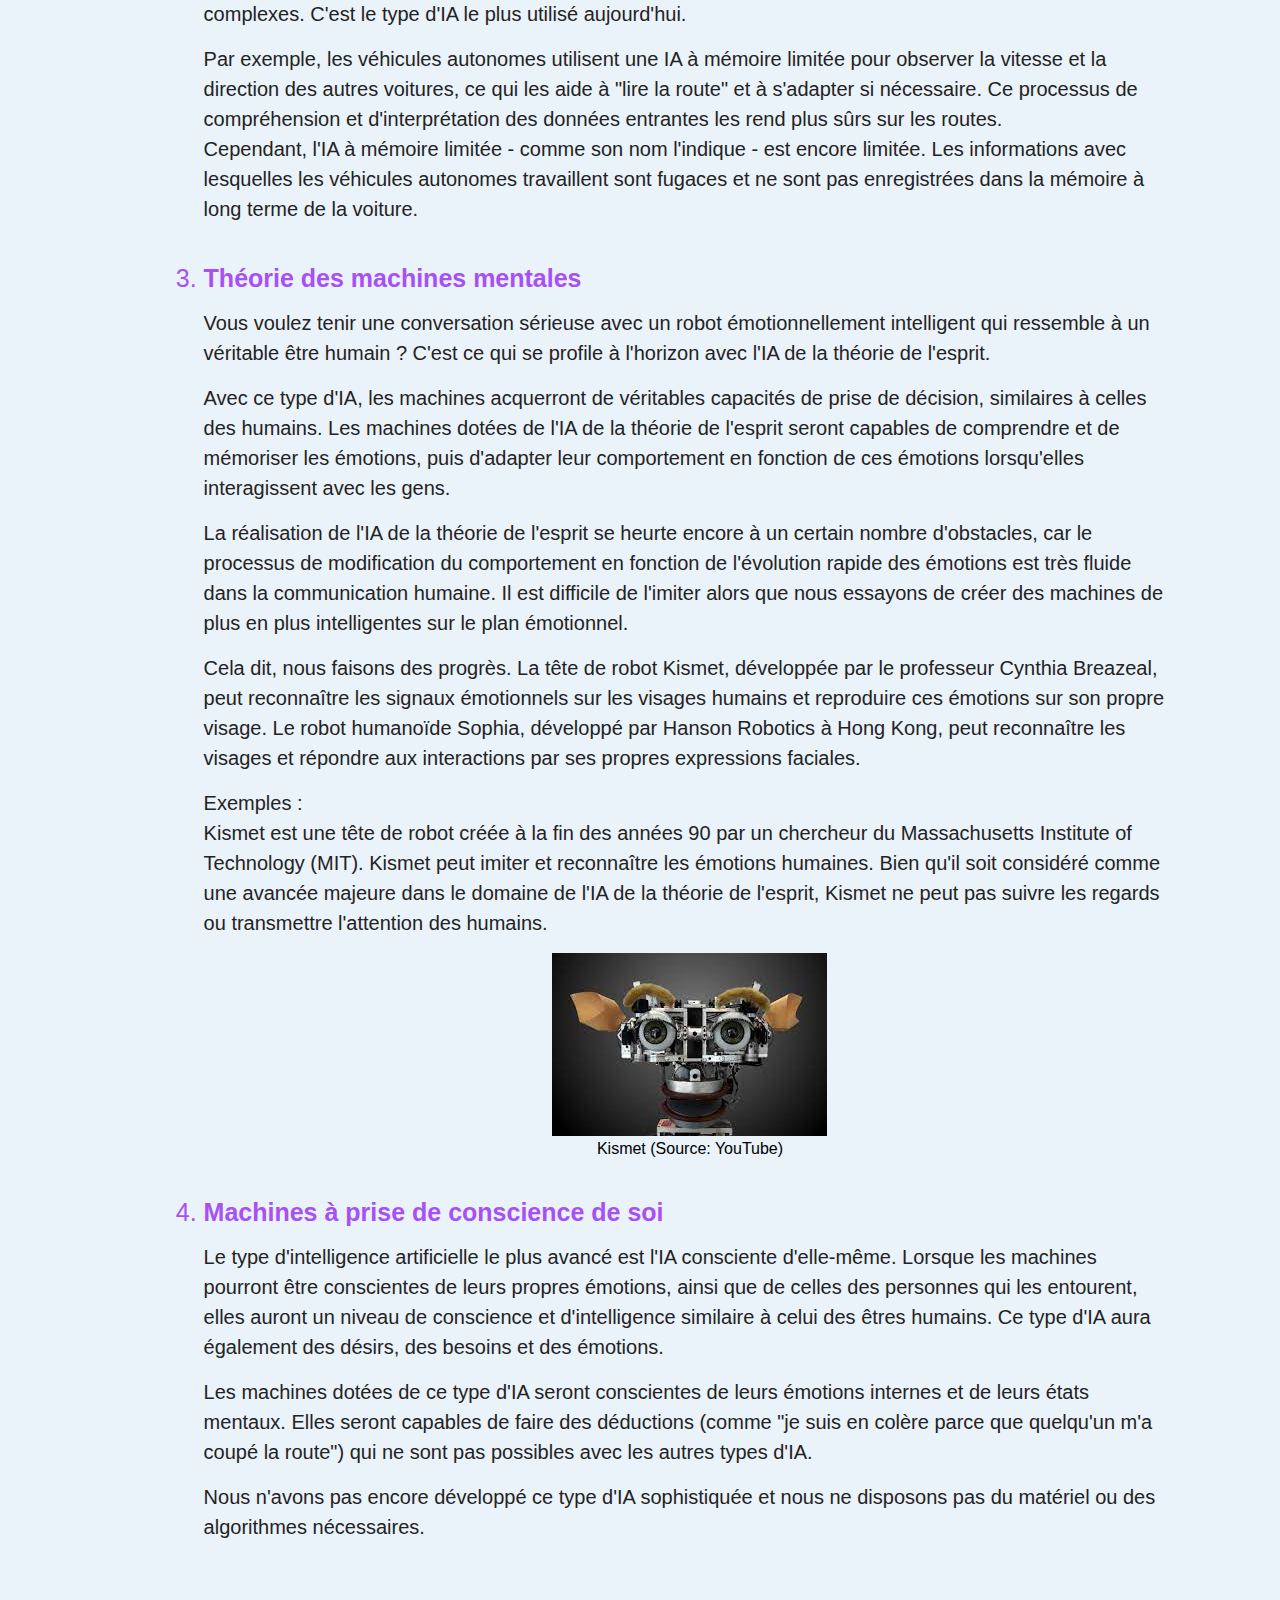
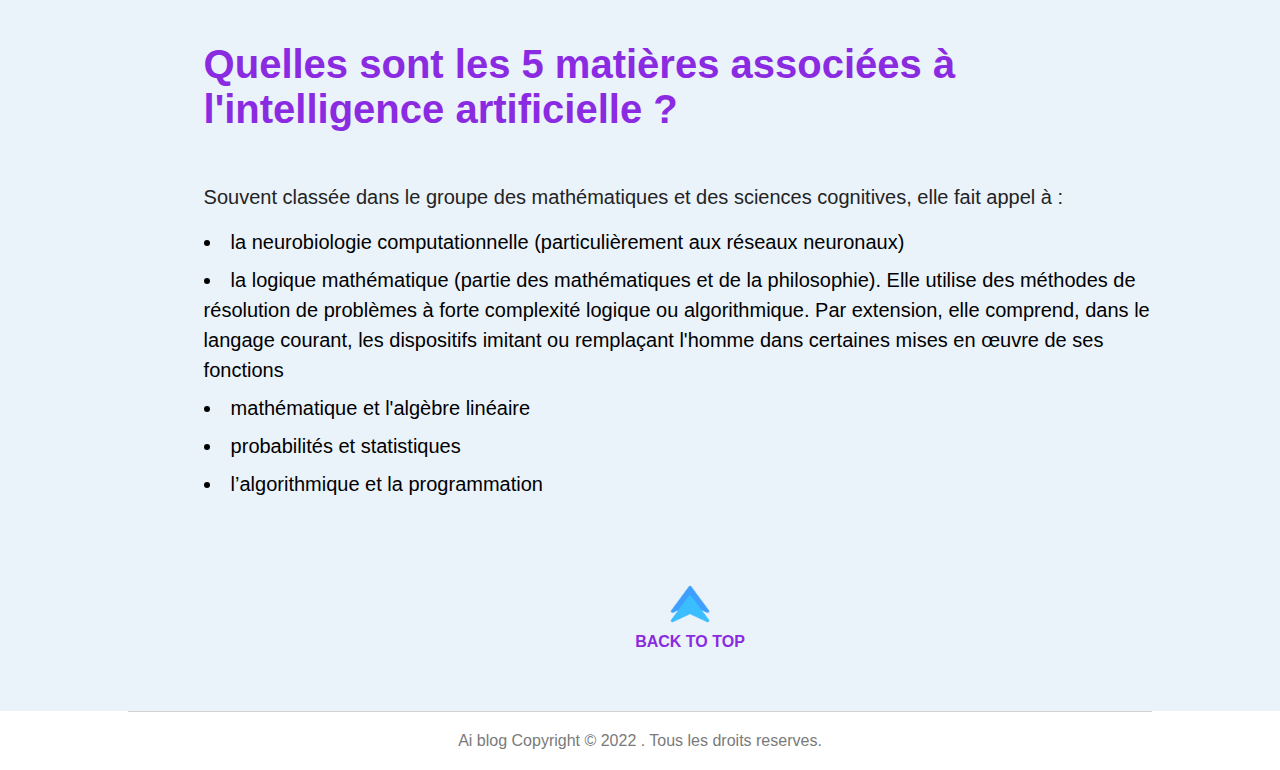
<file: Projet web/pages/Articles/Intro.html>
<!DOCTYPE html>
<html lang="en">
<head>
    <meta charset="UTF-8">
    <meta http-equiv="X-UA-Compatible" content="IE=edge">
    <meta name="viewport" content="width=device-width, initial-scale=1.0">
    <link rel="stylesheet" href="../../css/nav.css">
    <link rel="stylesheet" href="../../css/article.css">
    <link rel="stylesheet" href="../../css/footer.css">
    <style>
       section h3{
            color: blueviolet;
            margin-top: 100px;
            font-size: 40px;
        }
        ol li{
            color: rgb(166, 80, 246);
            margin-top: 40px;
            font-size: 25px;
    

        }
        .u-item{font-size: 20px; color: #232323;}
    </style>
    <title>Introduction</title>
    <link rel="shortcut icon" type="image/png" href="../../images/icon.png"/>

</head>
<body>
    <header>
        <nav>
         <div class="logo">
             
             <img src="../../images/logo.jpg" alt="" class="logo"> 
         </div>  
         
         <ul class="nav-list">
             <li class="list-item"> <a href="../../index.html">Accueil</a> </li>
             <li class="list-item"> <a href="../Sommaire.html" style="font-weight: bold; color: blueviolet;">Articles</a> </li>
             <li class="list-item"> <a href="../Apropos.html">A propos</a> </li>
         </ul>
        </nav>
    </header> 
    <main>
        <div class="container">
            <!-- un sidebar qui permet de naviguer entre les articles -->
            <aside>
                <h3>Articles</h3>
                <ul>
                    <li><a href="Intro.html" style="color:blueviolet; font-weight: bold; " >Introduction</a></li>
                    <li><a href="Histoire.html">Histoire</a></li>
                    <li><a href="Domaines.html">Domaines</a></li>
                    <li><a href="Applications.html" >Applications</a></li>
                    <li><a href="Future.html">Future</a></li>
                </ul>
            </aside>
            <Section>
                <!-- titre de l'article -->
                <div class="title">
                    <h2>Qu’est ce que l’intelligence artificielle? </h2>
                    <div>Apr 05, 2022 · 19 min read</div>
                </div>
               <img style="height:100%;" src="../../images/AI2.jpg" alt="">
               <!-- definition  -->
               <h3>Définition</h3>
               <p>L’intelligence artificielle est une branche des computer-sciences qui consiste à créer des systèmes “intelligents” qui s’adonnent à des tâches qui demandent des processus mentaux semblables à ceux effectués par le cerveau humain tels que l’apprentissage perceptuel, l’organisation de la mémoire et le raisonnement critique.. Cela déclenche automatiquement dans nos têtes l’image d’une intelligence artificielle générale (définie un peu plus tard), mais c’est communément utilisé pour décrire une intelligence dite “étroite” (tout de même impressionnante) comme un programme jouant aux échecs ou bien qui détecte les fraudes de cartes de crédits. Jusqu’ici le machine learning a fait ses preuves et reste le moyen le plus utilisé pour développer une IA.
            </p>
            <p>
                Selon le père de l'intelligence artificielle, John McCarthy, il s'agit de "la science et l'ingénierie de la fabrication de machines intelligentes, en particulier de programmes informatiques intelligents". L'IA est un programme informatique qui exécute quelque chose d'intelligent. Il peut s'agir d'un modèle statistique complexe ou d'une instruction "si-alors". Les instructions "si-alors" sont des règles simples programmées par les humains. Considérés ensemble, tous ces énoncés if-then sont parfois appelés moteurs de règles, systèmes experts, graphes de connaissances ou IA symbolique. Ce type d'IA est généralement appelé IA faible, qui ne peut effectuer qu'un certain nombre de tâches. En revanche, l'IA forte est une IA qui se comprend suffisamment bien pour s'améliorer d'elle-même. L'intelligence artificielle générale (AGI), qui a des capacités inter-domaines (comme les humains), peut apprendre d'un large éventail d'expériences (comme les humains).

            </p>
            <img src="../../images/John.png" style="height:300px" alt="">
           <div> John McCarthy</div>
                <!-- les types de l'ia -->
            <h3>Les types de l’intelligence artificielle</h3>
            <p>L'IA crée des systèmes imitant les capacités humaines. Bien que l'IA puisse être classée en différents types, les 2 catégories principales sont définies comme étant de type 1 et de type 2 et sont basées sur les capacités et les fonctionnalités de l'IA. Passons en revue les principales classifications des types d’IA. 
            </p>
            <img src="../../images/types_of_Artificial_Intelligence.png" alt="">
            <h3>Type 1:  Capacités basées sur l'IA</h3>
            <ol>
                <li><h4>Intelligence étroite (ANI) faible ou artificielle</h4></li>
                <p>Une IA faible ou étroite est un type d'IA qui exécute des tâches assignées en utilisant l'intelligence. C’est la forme la plus courante d’IA disponible dans les industries d’aujourd’hui. L'IA étroite ne peut pas fonctionner au-delà de ce qui est assigné au système. En effet, il est formé pour effectuer une seule tâche spécifique.</p>
                <p>ANI représente toutes les machines d'intelligence artificielle créées et déployées jusqu'à ce jour. Tous les systèmes artificiellement intelligents qui peuvent effectuer une tâche dédiée de manière autonome en utilisant des capacités semblables à celles d'un humain entrent dans cette catégorie. Comme son nom l'indique, ces machines ont des responsabilités très limitées.</p>
                <p>Le Siri d’Apple, par exemple, est un exemple pour Narrow AI. Siri est formé pour exécuter un ensemble limité de fonctions prédéfinies. D'autres exemples incluent les voitures autonomes, les systèmes de reconnaissance d'images et de parole.</p>

                <li><h4>Intelligence artificielle générale (AGI)</h4></li>
                <p>L'intelligence artificielle générale est un type d'IA capable d'exécuter toute tâche intellectuelle en tant qu'être humain. Les machines AGI sont conçues pour percevoir, apprendre et fonctionner entièrement comme des humains. En outre, l'objectif de la conception de systèmes AGI est de créer de multiples compétences qui peuvent réduire considérablement le temps nécessaire à la formation de ces machines.</p>
                <p>En résumé, les systèmes AGI sont des machines capables de reproduire des capacités multifonctions humaines. Actuellement, des chercheurs du monde entier tentent de concevoir et de développer une telle intelligence artificielle. Comme il n’existe aucun exemple à ce jour, il s’appelle Général AI.
                </p>

                <li><h4>Super intelligence artificielle (ASI)</h4></li>
                <p>On peut décrire les systèmes super intelligents artificiels comme le zénith de la recherche sur l'IA. ASI est destiné non seulement à reproduire l'intelligence humaine à multiples facettes, mais également à disposer de capacités de mémoire, de traitement de données et d'analyse plus rapides.</p>
                <p>Il s'agit d'un concept hypothétique d'intelligence artificielle dans lequel des chercheurs tentent de développer des machines capables de surpasser les humains. Ceci est le résultat du général AI.</p>
            </ol>

            <!-- fonctionalités -->
            <h3>Type 2: Fonctionnalités basées sur l'IA</h3>
            <ol>
                <li><h4>L'IA réactive</h4></li>
                <p>Le type le plus élémentaire d'intelligence artificielle est l'IA réactive, qui est programmée pour fournir un résultat prévisible en fonction des données qu'elle reçoit. Les machines réactives réagissent toujours de la même manière à des situations identiques, et elles ne sont pas capables d'apprendre des actions ou de concevoir le passé ou le futur.
                    Parmi les exemples d'IA réactive, on peut citer :
                <ul >
                    <li class="u-item">Deep Blue, le superordinateur d'IBM jouant aux échecs, a battu le champion du monde Garry Kasparov.                    </li>
                    
                    <li class="u-item">Les filtres anti-spam pour nos courriels qui empêchent les promotions et les tentatives d'hameçonnage d'entrer dans nos boîtes de réception.</li>
                    <li class="u-item">Le moteur de recommandation de Netflix.</li>
                </ul>
                <img src="../../images/ex.jpg" alt="">
                <div>Deep Blue vs. grand-master, Garry Kasparov (Source: Britannica)</div>
                <p>L'IA réactive a constitué un énorme pas en avant dans l'histoire du développement de l'intelligence artificielle, mais ces types d'IA ne peuvent fonctionner au-delà des tâches pour lesquelles elles ont été initialement conçues. Cela les rend intrinsèquement limitées et mûres pour l'amélioration. Les scientifiques ont développé le type d'IA suivant à partir de cette base.</p>
                </p>

                <li><h4>IA à mémoire limitée</h4></li>
                <p>L'IA à mémoire limitée apprend du passé et construit des connaissances expérientielles en observant des actions ou des données. Ce type d'IA utilise des données historiques et d'observation en combinaison avec des informations préprogrammées pour faire des prédictions et effectuer des tâches de classification complexes. C'est le type d'IA le plus utilisé aujourd'hui.
                </p>
                <p>Par exemple, les véhicules autonomes utilisent une IA à mémoire limitée pour observer la vitesse et la direction des autres voitures, ce qui les aide à "lire la route" et à s'adapter si nécessaire. Ce processus de compréhension et d'interprétation des données entrantes les rend plus sûrs sur les routes.
                <br>
                Cependant, l'IA à mémoire limitée - comme son nom l'indique - est encore limitée. Les informations avec lesquelles les véhicules autonomes travaillent sont fugaces et ne sont pas enregistrées dans la mémoire à long terme de la voiture.   
                </p>


                <li><h4>Théorie des machines mentales</h4></li>
                <p>Vous voulez tenir une conversation sérieuse avec un robot émotionnellement intelligent qui ressemble à un véritable être humain ? C'est ce qui se profile à l'horizon avec l'IA de la théorie de l'esprit.</p>
                <p>Avec ce type d'IA, les machines acquerront de véritables capacités de prise de décision, similaires à celles des humains. Les machines dotées de l'IA de la théorie de l'esprit seront capables de comprendre et de mémoriser les émotions, puis d'adapter leur comportement en fonction de ces émotions lorsqu'elles interagissent avec les gens.
                </p>
                <p>La réalisation de l'IA de la théorie de l'esprit se heurte encore à un certain nombre d'obstacles, car le processus de modification du comportement en fonction de l'évolution rapide des émotions est très fluide dans la communication humaine. Il est difficile de l'imiter alors que nous essayons de créer des machines de plus en plus intelligentes sur le plan émotionnel.</p>
                <p>Cela dit, nous faisons des progrès. La tête de robot Kismet, développée par le professeur Cynthia Breazeal, peut reconnaître les signaux émotionnels sur les visages humains et reproduire ces émotions sur son propre visage. Le robot humanoïde Sophia, développé par Hanson Robotics à Hong Kong, peut reconnaître les visages et répondre aux interactions par ses propres expressions faciales.
                </p>
                <p>
                    Exemples : <br>
                    Kismet est une tête de robot créée à la fin des années 90 par un chercheur du Massachusetts Institute of Technology (MIT). Kismet peut imiter et reconnaître les émotions humaines. Bien qu'il soit considéré comme une avancée majeure dans le domaine de l'IA de la théorie de l'esprit, Kismet ne peut pas suivre les regards ou transmettre l'attention des humains. 
                </p>   
                    <img src="../../images/kismet.png" style="height:100%;" alt="">
                    <div>Kismet  (Source: YouTube)</div>
                
                <li><h4>Machines à prise de conscience de soi</h4></li>
                <p>Le type d'intelligence artificielle le plus avancé est l'IA consciente d'elle-même. Lorsque les machines pourront être conscientes de leurs propres émotions, ainsi que de celles des personnes qui les entourent, elles auront un niveau de conscience et d'intelligence similaire à celui des êtres humains. Ce type d'IA aura également des désirs, des besoins et des émotions.</p>
                <p>Les machines dotées de ce type d'IA seront conscientes de leurs émotions internes et de leurs états mentaux. Elles seront capables de faire des déductions (comme "je suis en colère parce que quelqu'un m'a coupé la route") qui ne sont pas possibles avec les autres types d'IA.</p>
                <p>Nous n'avons pas encore développé ce type d'IA sophistiquée et nous ne disposons pas du matériel ou des algorithmes nécessaires.</p>
            </ol>
            <!-- les matières associées à l'ia -->
            <h3>Quelles sont les 5 matières associées à l'intelligence artificielle ? </h3>
            <ul>
                <p>Souvent classée dans le groupe des mathématiques et des sciences cognitives, elle fait appel à : </p>
                <li>la neurobiologie computationnelle (particulièrement aux réseaux neuronaux)</li>
                <li>la logique mathématique (partie des mathématiques et de la philosophie). Elle utilise des méthodes de résolution de problèmes à forte complexité logique ou algorithmique. Par extension, elle comprend, dans le langage courant, les dispositifs imitant ou remplaçant l'homme dans certaines mises en œuvre de ses fonctions 
                </li>
                <li>mathématique et l'algèbre linéaire</li>
                <li>probabilités et statistiques</li>
                <li>l’algorithmique et la programmation </li>
            </ul>
            <!-- un bouton qui permet de remonter au debut de l'article -->
            <div class="top">
                <img src="../../images/top.png" alt="">
                <a href="Intro.html">BACK TO TOP</a>
             </div>
            </Section>
        </div>
    </main>
    <footer>Ai blog Copyright © 2022 . Tous les droits reserves.</footer>
</body>
</html>
</file>
<file: Projet web/css/nav.css>
*{
    margin: 0;
    padding: 0;
    box-sizing: border-box;
    font-family: sans-serif;
}
a { text-decoration: none;}
nav { 
    padding: 20px;
    padding-top: 10px;
    width: 80%;
    text-align: center;
    margin: auto;
}

.logo { 
    width: 50%;
    display: inline-block;
}
.logo img{ 
    width: 7%; 
}
.nav-list { 
    width: 50%;
    float: right; 
    padding-top: 3px;
    line-height: 1.8;
}

.list-item {
    display: inline-block;
}

.list-item a { 
    padding: 8px;
    text-decoration: none;
    color: rgb(88, 88, 88);
    text-align: center;
    font-size:  17px;
   
}

.list-item a:hover{
    color:blueviolet; 
}
</file>
<file: Projet web/css/acceuil.css>
*{
    margin: 0;
    padding: 0;
    box-sizing: border-box;
}


section {
    padding: 60px 30px 0 35px;
    /* width: 80%; */
    margin: auto;
    text-align: center;
    /* border: solid; */
    height: 430px;
}

.container{ 
    display: inline-block; 
    width: 50%;
    padding: 2px 4px 0px 4px;
    text-align: left;
}

.container h6
{ 
    font-size: 17px;
    font-weight: 500;
    text-transform: capitalize;
    color: #777777;
    margin-bottom: 25px;
}
.container h2{ 
    color: #111111;
    line-height: 48.5px;
    margin-bottom: 60px;
    font-size: 40px;
    font-weight: 800;
}
em { 
    font-style: normal;
    color: #dc8cdb;
}

button  { 
    font-size: 14px;
    background: rgb(228 141 222); 
    padding: 12px 30px;
    display: inline-block;
    border-radius: 5px;
    font-weight: 500;
    text-transform: uppercase;
    text-decoration: none;
    border: none;
}
button:hover{
    background: rgb(247, 105, 237); 

}
button a { 
    color: #fff;
}

.main-img {
    display: inline-block;
    width: 30%;
    float: right;
    text-align: right;
    background-image: url('../images/wlcm2.jpg');
    height: 100%;
    /* border: solid red; */
    background-size: cover;
    margin-right: 50px;
} 
.main-img2{
    display: inline-block;
    width: 32%;
    float: left;
    text-align: right;
    height: 430px;
    background-size: cover;
    margin-right: 90px;
    background-image: url("../images/wlcm3.jpg");
    margin-left: 125px ;

}

.container2{ 
    display: inline-block; 
    width: 50%;
    padding: 2px 4px 0px 4px;
    padding-top: 75px;
    text-align: left;
}

.container2 h2  {    font-size: 32px;}
.scroll{
    clear:both; 
}

.Main { 
    padding-top: 120px;
}

.Main1 { 
    padding-top: 120px; 
}

.tire{
    width: 51px;
    height: 13px;
    border-bottom: solid 5px blueviolet;
}
.em2{
    color: blueviolet;
} 

.description{
    padding-top: 30px;
    color: gray;
}

.Def{
    padding-top: 180px; 
}

.Def h1{
    display: inline-block;
    font-size: 30px;
}

.Def button{
    margin: auto;
    display: block;
    margin-top: 30px; 
    background-color: rgb(169 128 248);
}

.Def button:hover{
    background-color:rgb(123 111 227);;
}
</file>
<file: Projet web/css/footer.css>
footer
{
    text-align: center;
    padding: 20px;
    color: rgb(122, 122, 122);
    /* background-color: black; */
    border-top: solid 1px #d3d0d0;
    width: 80%;
    margin: auto;
}
</file>
<file: Projet web/css/apropos.css>
section{
    width: 80%;
    margin: auto;
    margin-top: 130px;
    height: 340px;
}

.text{
    display: inline-block;
    width: 56%;
    float: left;
}

.text h1 {
    font-size: 45px;
    color: blueviolet;
    margin-bottom: 45px;
}
.text p { font-size: 20px;
    color: #5b5757; }
.imgg{
    display: inline-block;
    width: 40%;
    height: 80%;

}

.imgg img {
    
        max-width: 100%;
        height: auto;
      
}

.team h1{
    font-size: 45px;
    color: blueviolet;
    text-align: center;
    margin-bottom: 15px; 
}

.team p { 
    text-align: center;
    color: #6f6b6b;
    font-size: 20px;
}

.cont-etud{
    padding: 20px;
    text-align: center;
}

.etud{
    display: inline-block;
    margin: 40px;
    padding: 10px;
    border: solid 3px blueviolet;
    color: white;
    background-color: blueviolet;
}
</file>
<file: Projet web/css/Sommaire.css>
section{ 
    width: 80%;
    margin: auto;
    padding-top: 50px;
}

h1{ 
    font-size: 40px;
}

.tire{
    height: 8px;
    width: 100%;
    border-bottom: solid 2px #eaeaea;
}


.card{
    border-bottom: solid 1px rgb(182, 182, 182);
}

.card img { 
    width: 100%;
    height: 100%;
}


.img-cont { 
    display: inline-block;
    width: 20%;
    height: 100%; 
}

.right{
    
        display: inline-block;
        height: 100%;
        width: 70%;
    
}

.right h3 { 
    margin-bottom: 26px;
    font-size: 30px;
} 

.description { 
margin-bottom: 25px;
color: #5d5d5d;
}

.read{
    margin-bottom: 30px;
    background-color: rgb(184, 116, 248);
    border:none; 
    padding:4px; 
    border-radius: 3px;
}
.read:hover{
    background-color: rgb(153, 60, 240);

}
.read a { color : white; }
</file>
<file: Projet web/css/article.css>
*{
    margin: 0;
    padding: 0;
    box-sizing: border-box;
    font-family: sans-serif;
   
}

main {
    background-color: #eaf2fa;
    margin-bottom: 0;
    padding-bottom: 10px;
}

aside ul { 
    list-style: none;
}
.container{
    width: 95%;
    margin: auto;
    margin-bottom: 50px;
    padding-top: 132px;
}
aside{ 
    display: inline-block;
    width: 10%;
    text-align: left;
    border-left: solid 3px rgb(131, 37, 219);
    box-shadow: 2px rgb(131, 33, 223);
    padding: 20px 20px 20px 10px;
    height: 100%;
    margin-right: 50px;
    float:left; 
   

}
aside a { color: rgb(56, 56, 56);}
aside a:hover { color:rgb(169, 93, 240);}
aside h3 { 
    margin-bottom: 21px;
    color: rgb(53, 53, 53);
    font-size: 26px;
}

section {
    
        display: inline-block;
        width: 80%;
        text-align: center;

}

.title{
    
    margin-bottom: 30px;
    color: #818080;
    text-align: left;
}
.title h2{ 
        color: blueviolet;
        font-weight: bold;
        font-size: 45px;
        
}

p {
    color: #232323;
    font-size: 20px;
    margin: 15px 0px;
    line-height: 1.5;
    text-align: left;
}

.article-img {
    max-width: 100%;
}

section h3 { 
    color: #0f6daf;
    margin: 10px 0;
    text-align: left;
    font-size: 32px;
}
section img{
    max-width: 100%;
    height: 300px;
    
}
figure {
    margin: 20px 0;
}
section li { 
    margin: 8px 0 ;
    text-align: left;
}
section ul {
    list-style-position: inside;
    text-align: left;
    font-size: 20px;
    line-height: 1.5;
    margin: 50px 0 ;
}
ul h4{
    color: #3da1ed;
}

.ol-item{
    color: #075c9c;
    font-size: 28px;
}

q{
    font-size: 20px;
    line-height: 1.3;
    text-align: left;
    color: #134a73;
}
.top{
    margin-top: 80px;
}
.top img {
    height: 50px;
}
.top a { 
    display: block;
    color: blueviolet;
    font-weight: bold;
}

.quot { 
    color:#0c8076; 
    font-size: 22px; 
    font-weight: bold;
    margin-bottom: 20px;
}

table {
    font-family:  sans-serif;
    border-collapse: collapse;
    display: inline-block;
    margin: 20px 0;
     
  }
  
  td, th {
    border: 1px solid #b2bbfa;
    text-align: left;
    padding: 8px;
  }
  th {
  color: white;
  background-color: #919efe;
  }
  td { color : #232323;} 
  .d { color : #919efe; font-weight:bold;} 

  figcaption {
      color: #3f3f3f;
  }
</file>
